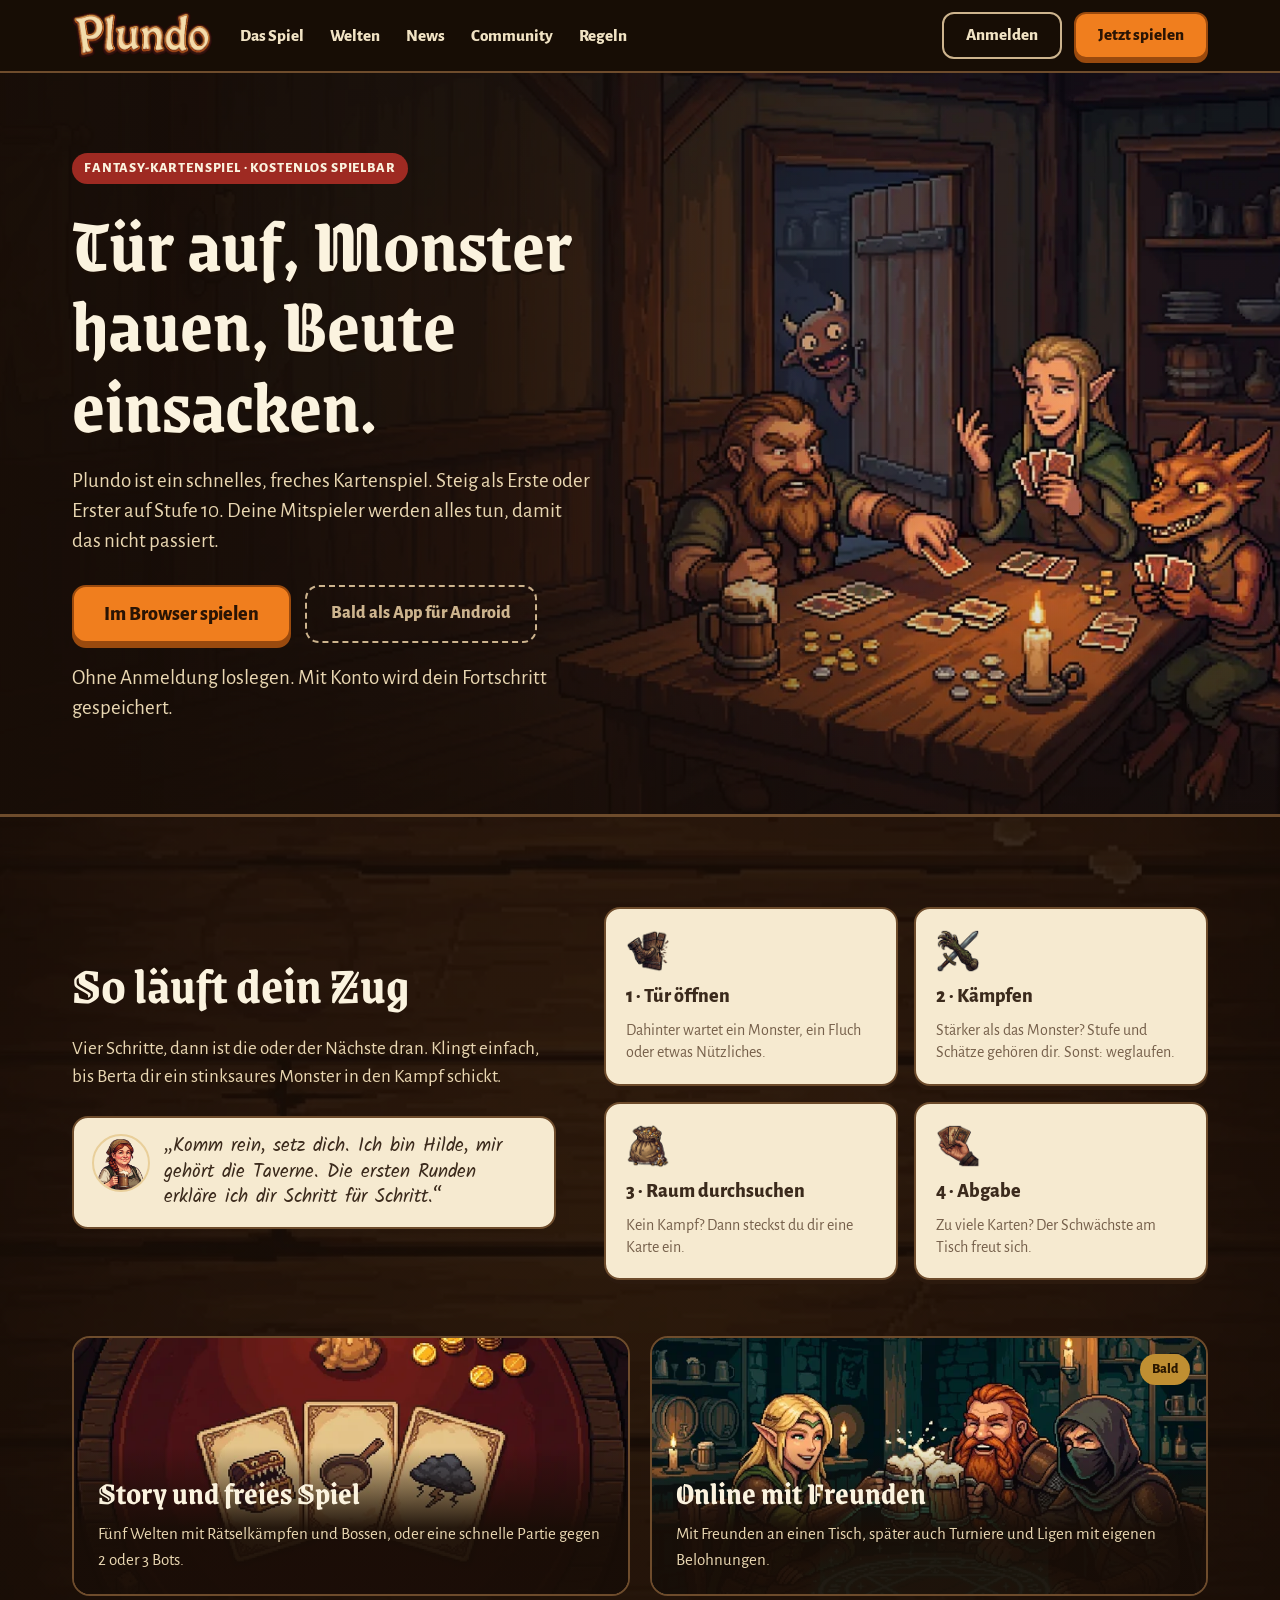
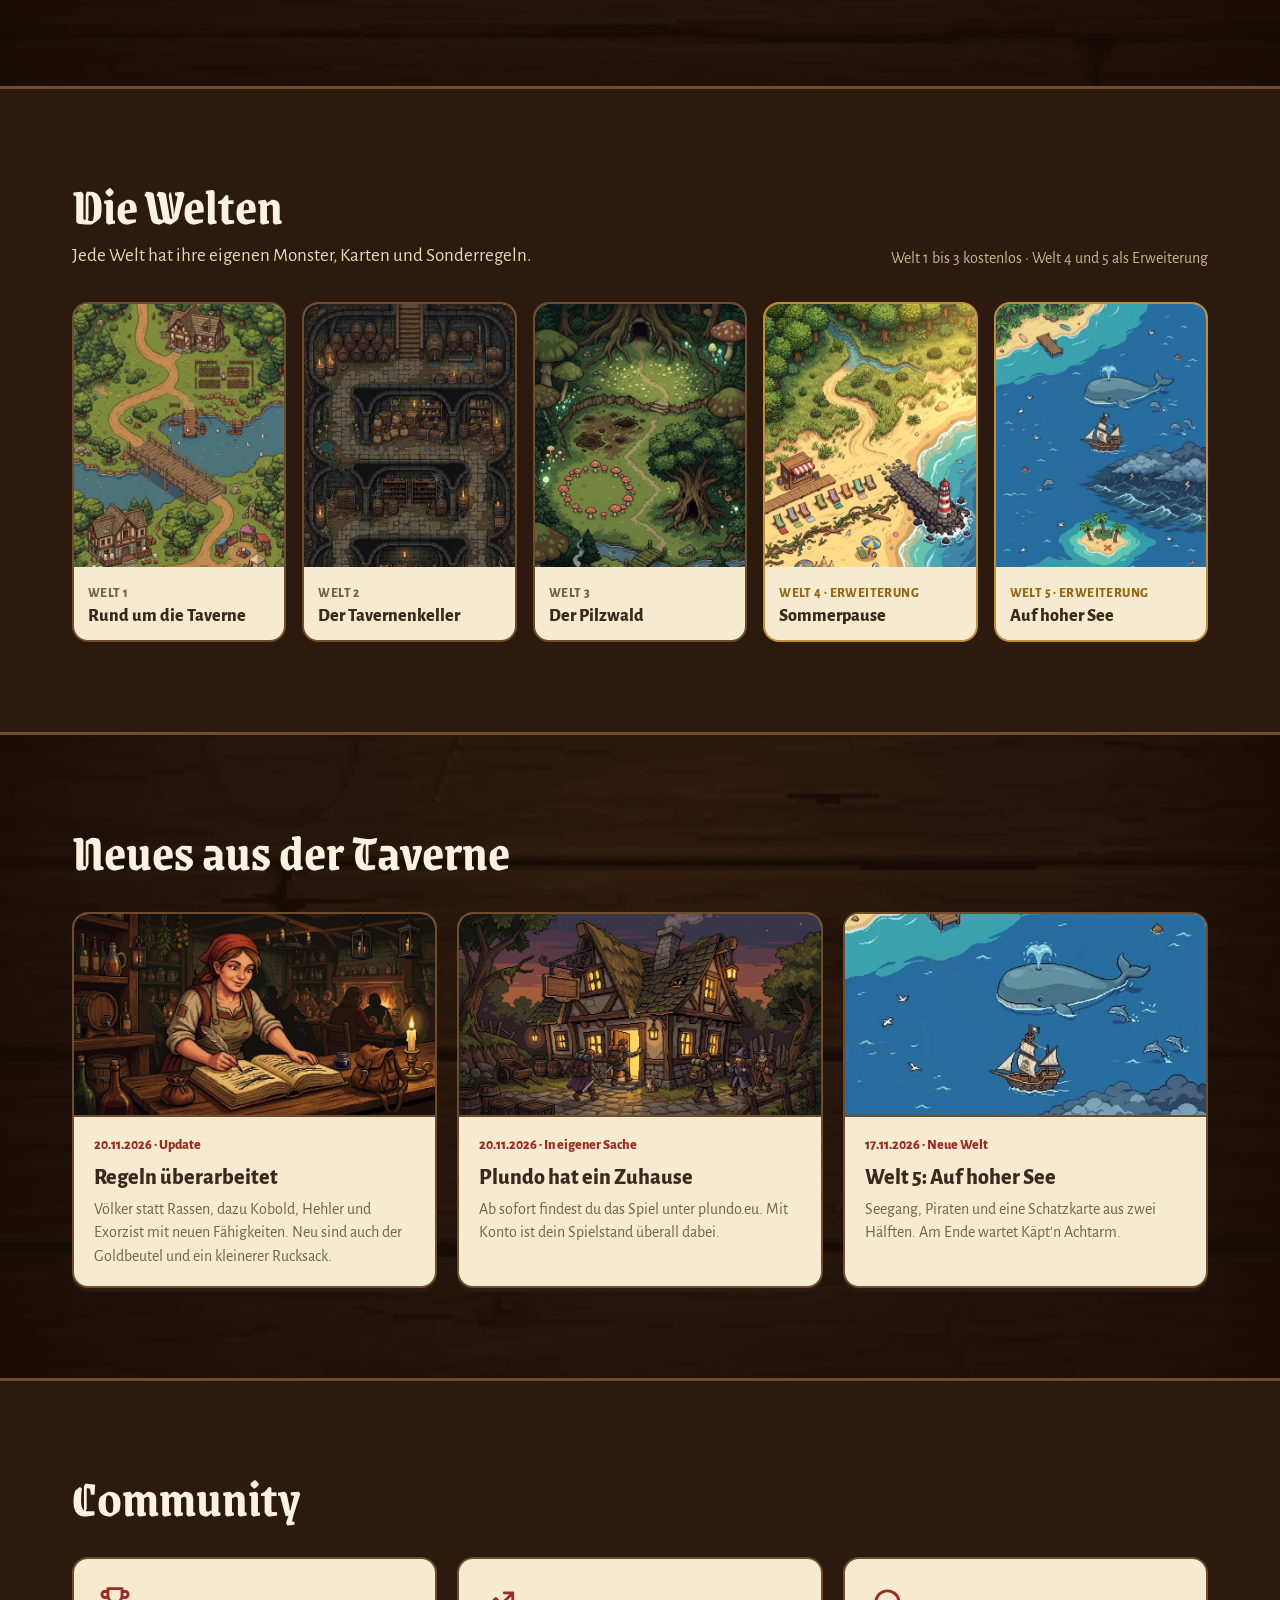
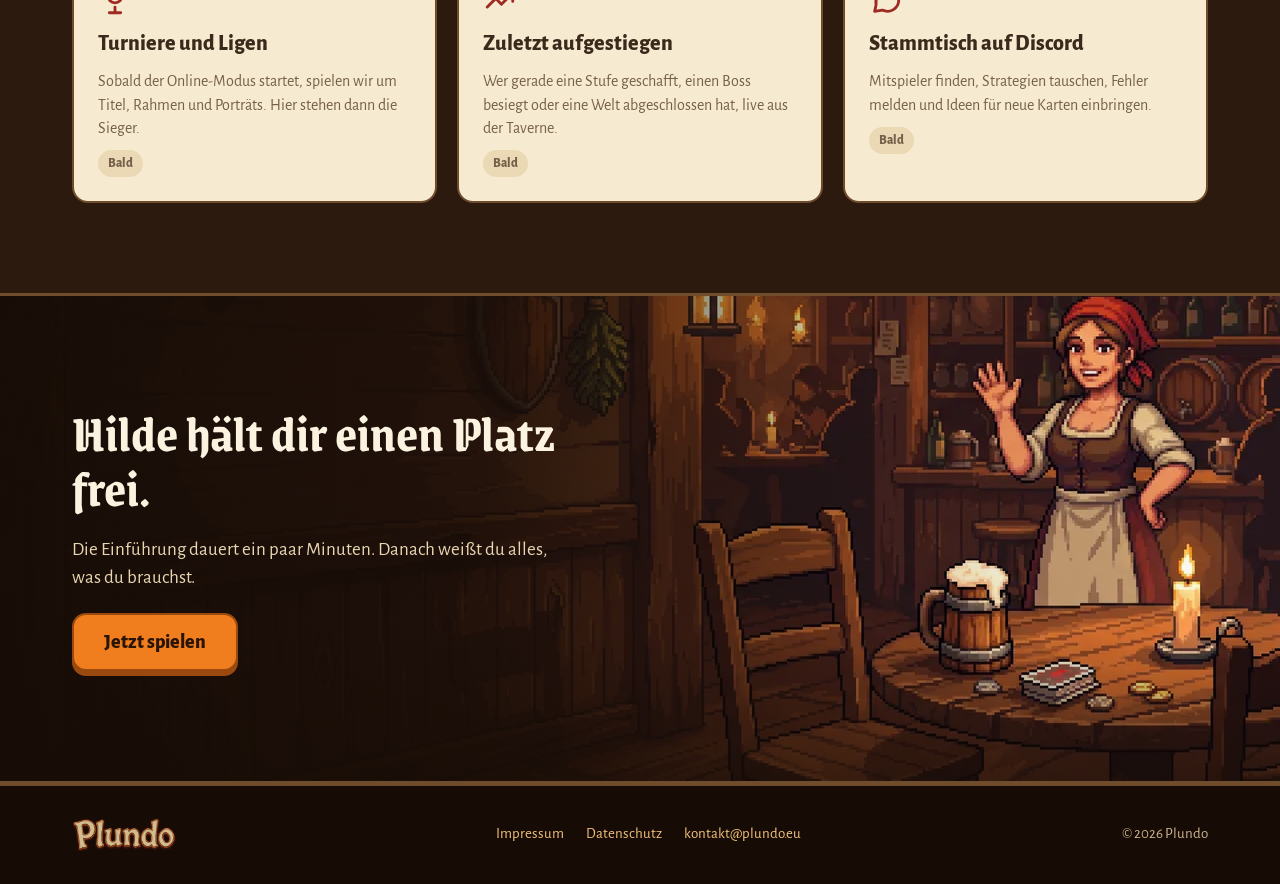
<file: index.html>
<!doctype html>
<html lang="de">
<head>
<meta charset="utf-8">
<meta name="viewport" content="width=device-width, initial-scale=1">
<title>Plundo – das freche Fantasy-Kartenspiel</title>
<meta name="description" content="Plundo ist ein schnelles, freches Fantasy-Kartenspiel: Tür auf, Monster hauen, Beute einsacken. Kostenlos im Browser spielen.">
<meta name="theme-color" content="#1f1209">
<link rel="icon" href="assets/favicon.png">
<link rel="preload" href="assets/grenze-gotisch-latin-700-normal.woff2" as="font" type="font/woff2" crossorigin>
<meta property="og:title" content="Plundo – das freche Fantasy-Kartenspiel">
<meta property="og:description" content="Tür auf, Monster hauen, Beute einsacken. Kostenlos im Browser spielen.">
<meta property="og:image" content="https://plundo.eu/assets/hero-1280.webp">
<meta property="og:url" content="https://plundo.eu/">
<link rel="stylesheet" href="css/site.css">
<script>
// Alte Startbildschirm-App (vor dem Umzug nach /spiel/) direkt ins Spiel schicken
if (matchMedia('(display-mode: standalone)').matches) location.replace('spiel/');
if ('serviceWorker' in navigator) navigator.serviceWorker.getRegistration('/').then(r => { if (r && r.scope === location.origin + '/') r.update(); });
</script>
</head>
<body>

<header class="top">
  <div class="wrap">
    <a class="logo" href="#start" aria-label="Plundo, zum Anfang"><img src="assets/logo-klein.webp" alt="Plundo" width="140" height="46"></a>
    <nav class="nav" aria-label="Hauptmenü">
      <a href="#spiel">Das Spiel</a>
      <a href="#welten">Welten</a>
      <a href="#news">News</a>
      <a href="#community">Community</a>
      <a href="spiel/#regeln">Regeln</a>
    </nav>
    <div class="top-acts">
      <a class="btn line" href="spiel/#konto">Anmelden</a>
      <a class="btn main" href="spiel/">Jetzt spielen</a>
    </div>
  </div>
</header>

<main>
<section id="start" class="stage hero" aria-labelledby="hero-h">
  <picture>
    <source type="image/webp" srcset="assets/hero-768.webp 768w, assets/hero-1280.webp 1280w, assets/hero-2048.webp 2048w" sizes="100vw">
    <img class="stage-img" src="assets/hero-1280.webp" alt="Ein Zwerg, eine Elfe und ein Kobold spielen Karten in einer Taverne, aus der Tür lugt ein kleines Monster.">
  </picture>
  <div class="wrap">
    <span class="kicker">Fantasy-Kartenspiel · kostenlos spielbar</span>
    <h1 id="hero-h">Tür auf, Monster hauen, Beute einsacken.</h1>
    <p>Plundo ist ein schnelles, freches Kartenspiel. Steig als Erste oder Erster auf Stufe 10. Deine Mitspieler werden alles tun, damit das nicht passiert.</p>
    <div class="ctas">
      <a class="btn main big" href="spiel/">Im Browser spielen</a>
      <span class="btn soon">Bald als App für Android</span>
    </div>
    <p class="note">Ohne Anmeldung loslegen. Mit Konto wird dein Fortschritt gespeichert.</p>
  </div>
</section>

<section id="spiel" class="wood" aria-labelledby="spiel-h">
  <div class="wrap pad">
    <div class="turn">
      <div class="turn-intro">
        <h2 id="spiel-h">So läuft dein Zug</h2>
        <p class="lead">Vier Schritte, dann ist die oder der Nächste dran. Klingt einfach, bis Berta dir ein stinksaures Monster in den Kampf schickt.</p>
        <div class="hilde">
          <img src="assets/portrait-hilde.png" alt="Hilde, die Wirtin">
          <p>„Komm rein, setz dich. Ich bin Hilde, mir gehört die Taverne. Die ersten Runden erkläre ich dir Schritt für Schritt.“</p>
        </div>
      </div>
      <ol class="steps">
        <li class="card"><img src="assets/phase-tuer.png" alt=""><b>1 · Tür öffnen</b><span>Dahinter wartet ein Monster, ein Fluch oder etwas Nützliches.</span></li>
        <li class="card"><img src="assets/phase-aerger.png" alt=""><b>2 · Kämpfen</b><span>Stärker als das Monster? Stufe und Schätze gehören dir. Sonst: weglaufen.</span></li>
        <li class="card"><img src="assets/phase-pluendern.png" alt=""><b>3 · Raum durchsuchen</b><span>Kein Kampf? Dann steckst du dir eine Karte ein.</span></li>
        <li class="card"><img src="assets/phase-gabe.png" alt=""><b>4 · Abgabe</b><span>Zu viele Karten? Der Schwächste am Tisch freut sich.</span></li>
      </ol>
    </div>
    <div class="modes">
      <div class="mode">
        <img src="assets/kachel-frei.webp" alt="" loading="lazy">
        <div><b>Story und freies Spiel</b><p>Fünf Welten mit Rätselkämpfen und Bossen, oder eine schnelle Partie gegen 2 oder 3 Bots.</p></div>
      </div>
      <div class="mode">
        <span class="badge">Bald</span>
        <img src="assets/kachel-online.webp" alt="" loading="lazy">
        <div><b>Online mit Freunden</b><p>Mit Freunden an einen Tisch, später auch Turniere und Ligen mit eigenen Belohnungen.</p></div>
      </div>
    </div>
  </div>
</section>

<section id="welten" class="band" aria-labelledby="welten-h">
  <div class="wrap pad">
    <div class="head-row">
      <div><h2 id="welten-h">Die Welten</h2><p class="lead">Jede Welt hat ihre eigenen Monster, Karten und Sonderregeln.</p></div>
      <span class="aside">Welt 1 bis 3 kostenlos · Welt 4 und 5 als Erweiterung</span>
    </div>
    <ul class="worlds">
      <li class="world"><img src="assets/welt1.webp" alt="" loading="lazy"><div><span>WELT 1</span><b>Rund um die Taverne</b></div></li>
      <li class="world"><img src="assets/welt2.webp" alt="" loading="lazy"><div><span>WELT 2</span><b>Der Tavernenkeller</b></div></li>
      <li class="world"><img src="assets/welt3.webp" alt="" loading="lazy"><div><span>WELT 3</span><b>Der Pilzwald</b></div></li>
      <li class="world paid"><img src="assets/welt4.webp" alt="" loading="lazy"><div><span>WELT 4 · ERWEITERUNG</span><b>Sommerpause</b></div></li>
      <li class="world paid"><img src="assets/welt5.webp" alt="" loading="lazy"><div><span>WELT 5 · ERWEITERUNG</span><b>Auf hoher See</b></div></li>
    </ul>
  </div>
</section>

<section id="news" class="wood" aria-labelledby="news-h">
  <div class="wrap pad">
    <div class="head-row"><h2 id="news-h">Neues aus der Taverne</h2></div>
    <div class="news">
      <article class="post">
        <img src="assets/news-regeln.webp" alt="Hilde streicht Regeln in einem großen Buch durch" loading="lazy">
        <div><time datetime="2026-11-20">20.11.2026 · Update</time><b>Regeln überarbeitet</b>
        <p>Völker statt Rassen, dazu Kobold, Hehler und Exorzist mit neuen Fähigkeiten. Neu sind auch der Goldbeutel und ein kleinerer Rucksack.</p></div>
      </article>
      <article class="post">
        <img src="assets/news-zuhause.webp" alt="Eine Taverne in der Abenddämmerung, Abenteurer gehen hinein" loading="lazy">
        <div><time datetime="2026-11-20">20.11.2026 · In eigener Sache</time><b>Plundo hat ein Zuhause</b>
        <p>Ab sofort findest du das Spiel unter plundo.eu. Mit Konto ist dein Spielstand überall dabei.</p></div>
      </article>
      <article class="post">
        <img src="assets/welt5.webp" alt="Weltkarte von Welt 5, Auf hoher See" loading="lazy" style="object-position:50% 30%">
        <div><time datetime="2026-11-17">17.11.2026 · Neue Welt</time><b>Welt 5: Auf hoher See</b>
        <p>Seegang, Piraten und eine Schatzkarte aus zwei Hälften. Am Ende wartet Käpt’n Achtarm.</p></div>
      </article>
    </div>
  </div>
</section>

<section id="community" class="band" aria-labelledby="comm-h">
  <div class="wrap pad">
    <div class="head-row"><h2 id="comm-h">Community</h2></div>
    <div class="comm">
      <div class="card">
        <svg viewBox="0 0 24 24" fill="none" stroke-width="2" stroke-linecap="round" stroke-linejoin="round" aria-hidden="true"><path d="M8 21h8M12 17v4M7 4h10v5a5 5 0 0 1-10 0zM17 6h3a2 2 0 0 1-2 4h-1M7 6H4a2 2 0 0 0 2 4h1"/></svg>
        <b>Turniere und Ligen</b>
        <p>Sobald der Online-Modus startet, spielen wir um Titel, Rahmen und Porträts. Hier stehen dann die Sieger.</p>
        <span class="pill">Bald</span>
      </div>
      <div class="card">
        <svg viewBox="0 0 24 24" fill="none" stroke-width="2" stroke-linecap="round" stroke-linejoin="round" aria-hidden="true"><path d="M3 17l6-6 4 4 8-8M15 7h6v6"/></svg>
        <b>Zuletzt aufgestiegen</b>
        <p>Wer gerade eine Stufe geschafft, einen Boss besiegt oder eine Welt abgeschlossen hat, live aus der Taverne.</p>
        <span class="pill">Bald</span>
      </div>
      <div class="card">
        <svg viewBox="0 0 24 24" fill="none" stroke-width="2" stroke-linecap="round" stroke-linejoin="round" aria-hidden="true"><path d="M21 12a8 8 0 0 1-11.6 7.1L4 20l1-4.6A8 8 0 1 1 21 12z"/></svg>
        <b>Stammtisch auf Discord</b>
        <p>Mitspieler finden, Strategien tauschen, Fehler melden und Ideen für neue Karten einbringen.</p>
        <span class="pill">Bald</span>
      </div>
    </div>
  </div>
</section>

<section class="stage outro" aria-labelledby="outro-h">
  <picture>
    <source type="image/webp" srcset="assets/banner-768.webp 768w, assets/banner-1280.webp 1280w, assets/banner-2048.webp 2048w" sizes="100vw">
    <img class="stage-img" src="assets/banner-1280.webp" alt="" loading="lazy">
  </picture>
  <div class="wrap">
    <h2 id="outro-h">Hilde hält dir einen Platz frei.</h2>
    <p>Die Einführung dauert ein paar Minuten. Danach weißt du alles, was du brauchst.</p>
    <a class="btn main big" href="spiel/">Jetzt spielen</a>
  </div>
</section>
</main>

<footer class="foot">
  <div class="wrap">
    <img src="assets/logo-klein.webp" alt="Plundo" width="103" height="34">
    <nav aria-label="Rechtliches">
      <a href="impressum.html">Impressum</a>
      <a href="datenschutz.html">Datenschutz</a>
      <a href="mailto:kontakt@plundo.eu">kontakt@plundo.eu</a>
    </nav>
    <span>© 2026 Plundo</span>
  </div>
</footer>
</body>
</html>
</file>
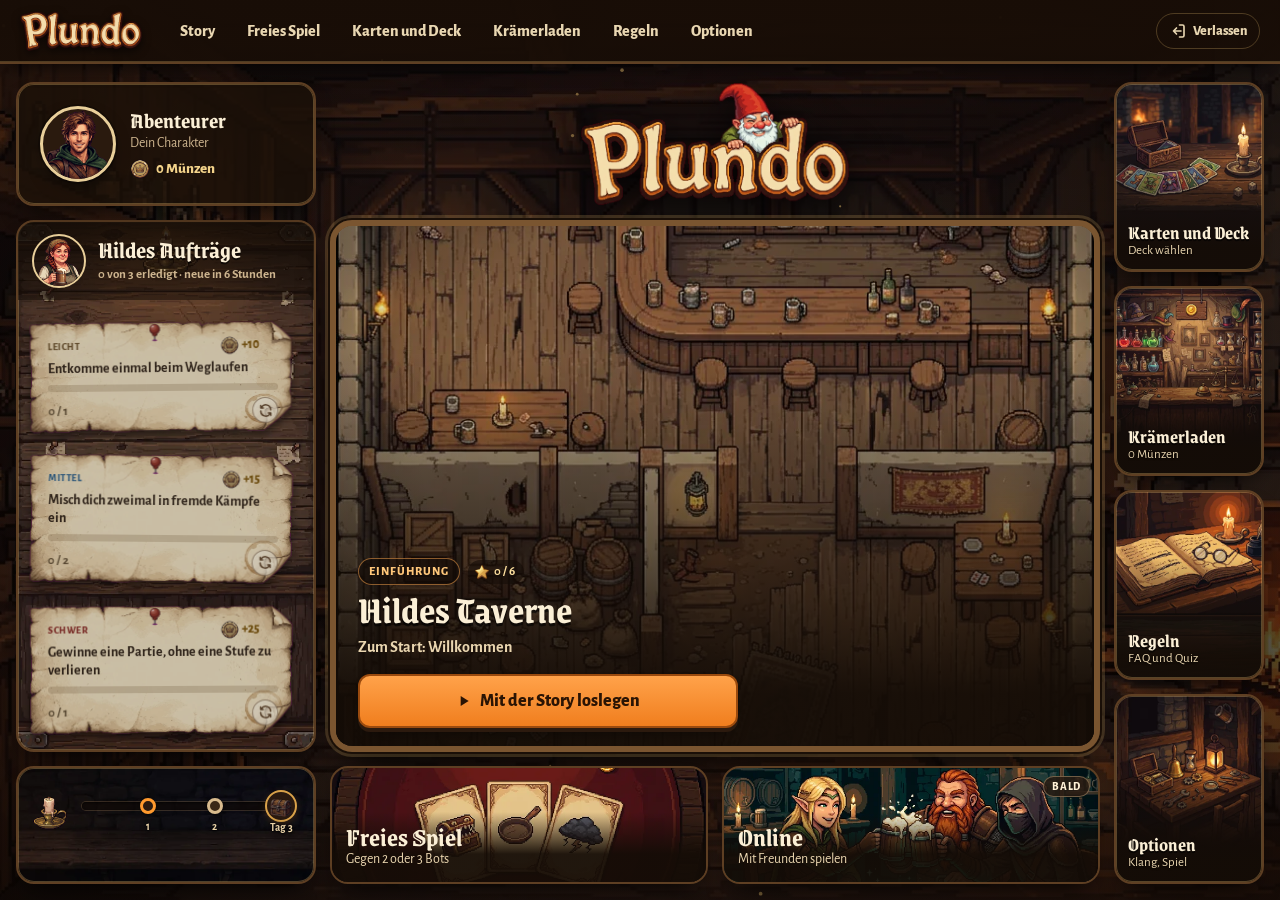
<file: spiel/index.html>
<!DOCTYPE html>
<html lang="de">
<head>
<meta charset="utf-8">
<meta name="viewport" content="width=device-width, initial-scale=1, viewport-fit=cover">
<meta name="theme-color" content="#15100c">
<meta name="mobile-web-app-capable" content="yes">
<meta name="apple-mobile-web-app-capable" content="yes">
<meta name="apple-mobile-web-app-status-bar-style" content="black-translucent">
<meta name="apple-mobile-web-app-title" content="Plundo">
<meta name="description" content="Fantasy-Kartenspiel gegen Bots: Monster besiegen, Beute machen, Stufe 10 erreichen.">
<link rel="manifest" href="manifest.webmanifest">
<link rel="icon" type="image/png" href="app-icons/icon-192.png">
<link rel="apple-touch-icon" href="app-icons/apple-touch-icon.png">
<title>Plundo</title>
<link rel="stylesheet" href="css/app.css">
</head>
<body>
<div id="app">
  <nav class="wnav" id="wnav" aria-label="Bereiche" hidden></nav>
  <div class="tide" aria-hidden="true"><i></i></div>

  <!-- ============ Startbildschirm ============ -->
  <section id="scr-title" class="screen" aria-label="Startbildschirm">
    <div class="t-hero" aria-hidden="true"><img id="t-map" src="art/karte-welt1.webp" alt=""></div>
    <canvas id="motes" aria-hidden="true"></canvas>
    <header class="t-top">
      <button class="t-me" type="button" data-go="profile" aria-label="Dein Charakter"><span class="t-pt" id="t-pt"><img src="icons/portrait-du.png" alt=""></span><span class="t-who"><b id="t-name">Abenteurer</b><small id="t-title">Dein Charakter</small></span></button>
      <div class="t-right">
        <button class="t-coins" type="button" data-go="shop" aria-label="Münzen, zum Krämerladen"><img src="icons/muenze-voll.png" alt=""><b id="shop-info">0</b><span class="t-plus" aria-hidden="true"><svg viewBox="0 0 12 12"><path d="M6 2v8M2 6h8" /></svg></span></button>
        <button class="t-gear" type="button" data-go="settings" aria-label="Optionen"><img src="icons/nav-optionen.png" alt=""></button>
      </div>
    </header>
    <h1 class="t-logo"><img src="art/logo-plundo.webp" alt="Plundo" width="1158" height="530"></h1>
    <div class="t-dots" id="t-dots" aria-hidden="true"></div>
    <section class="t-story" aria-label="Storymodus">
      <div class="t-chips"><span class="t-world" id="t-world">Welt 1</span><span class="t-stars"><img src="icons/stern-voll.png" alt=""><b id="t-stars">0 / 0</b></span></div>
      <button class="t-wbtn" type="button" data-go="story"><span class="t-wname" id="t-wname">Rund um die Taverne</span><span class="t-next" id="story-info"></span></button>
      <button class="t-cta" type="button" data-go="storygo"><svg viewBox="0 0 24 24" aria-hidden="true"><path d="M7 4.5v15l12-7.5z" /></svg><span id="t-cta">Weiterspielen</span></button>
    </section>
    <div class="t-modes" role="radiogroup" aria-label="Spielauswahl: mit dem Spielen-Knopf unten starten">
      <button class="t-card" type="button" role="radio" data-mode="free" aria-checked="true">
        <span class="tc-art tc-free" aria-hidden="true"><img src="art/kachel-frei.webp" alt=""></span>
        <span class="tc-check" aria-hidden="true"><svg viewBox="0 0 24 24"><path d="M5 12.5l4.5 4.5L19 7.5" /></svg></span>
        <span class="tc-txt"><b>Freies Spiel</b><small id="free-info">Gegen 2 oder 3 Bots</small></span>
      </button>
      <button class="t-card" type="button" role="radio" data-mode="online" aria-checked="false">
        <span class="tc-art tc-online" aria-hidden="true"><img src="art/kachel-online.webp" alt=""></span>
        <span class="tc-check" aria-hidden="true"><svg viewBox="0 0 24 24"><path d="M5 12.5l4.5 4.5L19 7.5" /></svg></span>
        <span class="tc-badge">Bald</span>
        <span class="tc-txt"><b>Online</b><small>Mit Freunden spielen</small></span>
      </button>
    </div>
    <button class="t-daily" type="button" data-go="daily" id="t-daily"></button>
    <div class="hub" id="t-hub" hidden></div>
    <nav class="t-nav" aria-label="Bereiche">
      <button type="button" data-go="shop"><img src="icons/nav-laden.png" alt="">Laden</button>
      <button type="button" data-go="cards"><img src="icons/nav-karten.png" alt="">Karten</button>
      <button type="button" class="on" data-go="playnow" id="tn-play" aria-label="Spielen: Freies Spiel starten"><span class="tn-play"><img src="icons/phase-tuer.png" alt=""></span>Spielen</button>
      <button type="button" data-go="daily"><span class="tn-dot" id="tn-daily" hidden></span><img src="icons/nav-auftraege.png" alt="">Aufträge</button>
      <button type="button" data-go="online"><img src="icons/nav-freunde.png" alt="">Freunde</button>
    </nav>
  </section>

  <!-- ============ Storymodus ============ -->
  <section id="scr-story" class="screen" aria-label="Storymodus" hidden>
    <header class="bar"><button class="iconbtn" type="button" data-back aria-label="Zurück"><svg viewBox="0 0 24 24"><path d="M15 5l-7 7 7 7" /></svg></button><h2>Storymodus</h2><span class="st-coins" id="st-coins"></span></header>
    <div class="content st-content"><div class="panel st-head" id="st-head"></div><div class="smap" id="st-map"></div></div>
    <aside class="st-side" id="st-side" aria-label="Station"></aside>
  </section>

  <!-- ============ Freies Spiel ============ -->
  <section id="scr-setup" class="screen" aria-label="Freies Spiel" hidden>
    <header class="bar"><button class="iconbtn" type="button" data-back aria-label="Zurück"><svg viewBox="0 0 24 24"><path d="M15 5l-7 7 7 7" /></svg></button><h2>Freies Spiel</h2></header>
    <div class="content">
      <div class="panel">
        <h3 class="lbl">Mitspieler</h3>
        <div class="seg big" data-set="bots">
          <button type="button" data-v="2"><span class="pts"><img src="icons/portrait-berta.png" alt=""><img src="icons/portrait-kalle.png" alt=""></span>2 Bots</button>
          <button type="button" data-v="3"><span class="pts"><img src="icons/portrait-berta.png" alt=""><img src="icons/portrait-kalle.png" alt=""><img src="icons/portrait-uschi.png" alt=""></span>3 Bots</button>
        </div>
        <div class="trow"><span>Gegner</span></div>
        <div class="seg" data-set="foes">
          <button type="button" data-v="zufall">Zufällig</button>
          <button type="button" data-v="stammtisch">Der Stammtisch</button>
        </div>
        <div class="foes" id="setup-foes"></div>
      </div>
      <div class="panel">
        <h3 class="lbl">Schwierigkeit</h3>
        <div class="seg" data-set="diff">
          <button type="button" data-v="gemuetlich">Gemütlich</button>
          <button type="button" data-v="normal">Normal</button>
          <button type="button" data-v="gnadenlos">Gnadenlos</button>
        </div>
        <p class="hint" id="diff-hint"></p>
      </div>
      <div class="panel">
        <h3 class="lbl">Länge der Partie</h3>
        <label class="slider goal"><span>Gewonnen hat, wer zuerst <b id="goal-val">Stufe 10</b> erreicht</span><input type="range" min="2" max="10" step="1" data-range="goal" aria-label="Siegstufe"></label>
        <p class="hint" id="goal-hint"></p>
      </div>
      <div class="panel">
        <h3 class="lbl">Deck</h3>
        <button type="button" class="btn deckbtn" data-go="cards" id="setup-deck">Empfohlen</button>
      </div>
      <div class="panel">
        <h3 class="lbl">Tempo der Bots</h3>
        <div class="seg" data-set="speed">
          <button type="button" data-v="langsam">Langsam</button>
          <button type="button" data-v="normal">Normal</button>
          <button type="button" data-v="schnell">Schnell</button>
        </div>
      </div>
      <div class="panel">
        <h3 class="lbl">Lernhilfen</h3>
        <div class="trow"><span>Zug-Empfehlung<small>Schlägt dir bei jeder Entscheidung einen Zug vor.</small></span><button class="switch" type="button" role="switch" data-toggle="advice" aria-label="Zug-Empfehlung"></button></div>
        <div class="trow"><span>Tipps und Regeln<small>Erklärt in den Notizen, welche Regel gerade greift.</small></span><button class="switch" type="button" role="switch" data-toggle="coach" aria-label="Tipps und Regeln"></button></div>
      </div>
    </div>
    <div class="footbtn"><button class="btn primary" type="button" data-go="start">Los geht’s!</button></div>
  </section>

  <!-- ============ Spiel ============ -->
  <section id="scr-game" class="screen" aria-label="Spiel" hidden>
    <header class="topbar">
      <button class="iconbtn" type="button" data-go="pause" aria-label="Menü"><svg viewBox="0 0 24 24"><path d="M4 7h16M4 12h16M4 17h16" /></svg></button>
      <div class="tb-mid" id="tb-mid" role="status"><b class="tb-title" id="tb-title"></b><i class="tb-tide" id="tb-tide" aria-hidden="true" hidden></i><i class="tb-sep" aria-hidden="true"></i><div class="phasedots" id="phasedots"></div></div>
      <button class="iconbtn" type="button" data-go="log" aria-label="Spielleiter-Notizen"><svg viewBox="0 0 24 24"><path d="M7 3h9l3 3v15H7z M10 9h6 M10 13h6 M10 17h4" /></svg><span class="badge" id="log-badge" hidden></span></button>
      <button class="iconbtn" type="button" data-go="sound" aria-label="Ton an oder aus" id="btn-sound"></button>
    </header>
    <div class="opps" id="opps"></div>
    <div class="table" id="table"></div>
    <div class="act" id="act" aria-live="polite"></div>
    <div class="mebar" id="mebar"></div>
    <div class="hand" id="hand" aria-label="Deine Hand"></div>
    <div class="wopps" id="wopps" aria-label="Gegner"></div>
    <aside class="wlog" id="wlog" aria-label="Spielleiter-Notizen"></aside>
    <aside class="wside" aria-label="Deine Figur"><div id="wfight"></div><div id="wme"></div></aside>
    <div class="wpile" id="wpile"></div>
    <div class="wprev" id="wprev" aria-hidden="true"></div>
    <div class="tutdim" id="tutdim" hidden><i></i></div>
    <div class="tutor" id="tutor" hidden aria-live="polite"></div>
  </section>

  <!-- ============ Einstellungen ============ -->
  <section id="scr-settings" class="screen" aria-label="Einstellungen" hidden>
    <header class="bar"><button class="iconbtn" type="button" data-back aria-label="Zurück"><svg viewBox="0 0 24 24"><path d="M15 5l-7 7 7 7" /></svg></button><h2>Optionen</h2></header>
    <div class="content">
      <div class="panel">
        <h3 class="lbl">Klang</h3>
        <div class="trow"><span>Musik</span><button class="switch" type="button" role="switch" data-toggle="music" aria-label="Musik"></button></div>
        <label class="slider"><span>Lautstärke Musik</span><input type="range" min="0" max="1" step="0.05" data-range="mvol" aria-label="Lautstärke Musik"></label>
        <div class="trow"><span>Soundeffekte</span><button class="switch" type="button" role="switch" data-toggle="sfx" aria-label="Soundeffekte"></button></div>
        <label class="slider"><span>Lautstärke Effekte</span><input type="range" min="0" max="1" step="0.05" data-range="svol" aria-label="Lautstärke Effekte"></label>
        <div class="trow" id="row-vibrate"><span>Vibration</span><button class="switch" type="button" role="switch" data-toggle="vibrate" aria-label="Vibration"></button></div>
        <p class="hint">Am iPhone schaltet der Lautlos-Schalter auch die Musik der App stumm.</p>
      </div>
      <div class="panel">
        <h3 class="lbl">Spiel</h3>
        <div class="trow"><span>Tempo der Bots</span></div>
        <div class="seg" data-set="speed">
          <button type="button" data-v="langsam">Langsam</button>
          <button type="button" data-v="normal">Normal</button>
          <button type="button" data-v="schnell">Schnell</button>
        </div>
        <div class="trow"><span>Zug-Empfehlung</span><button class="switch" type="button" role="switch" data-toggle="advice" aria-label="Zug-Empfehlung"></button></div>
        <div class="trow"><span>Tipps und Regeln</span><button class="switch" type="button" role="switch" data-toggle="coach" aria-label="Tipps und Regeln"></button></div>
        <div class="trow"><span>Handkarten der Bots zeigen<small>Zum Lernen, wie die Bots denken.</small></span><button class="switch" type="button" role="switch" data-toggle="open" aria-label="Handkarten der Bots zeigen"></button></div>
        <div class="trow"><span>Effekte reduzieren<small>Weniger Bewegung und Animationen.</small></span><button class="switch" type="button" role="switch" data-toggle="reduce" aria-label="Effekte reduzieren"></button></div>
      </div>
      <div class="panel">
        <h3 class="lbl">Spielstand</h3>
        <p class="hint" id="save-info">Kein gespeichertes Spiel.</p>
        <button class="btn small danger" type="button" data-go="delsave">Spielstand löschen</button>
      </div>
      <div class="panel">
        <h3 class="lbl">Testphase</h3>
        <div class="trow"><span>Stationen überspringen</span><button class="switch" type="button" role="switch" data-toggle="test" aria-label="Stationen überspringen"></button></div>
        <p class="hint">Im Storymodus bekommt jede Station einen Knopf zum Überspringen, auch gesperrte. Übersprungene Stationen zählen mit allen Sternen.</p>
        <button class="btn small danger" type="button" data-go="resetstory">Storymodus zurücksetzen</button>
        <div class="trow"><span>Auftrags-Serie<small id="cheat-streak">Aktuell 0 Tage</small></span></div>
        <div class="btnrow2"><button class="btn small" type="button" data-go="streakplus">Serie +1 Tag</button><button class="btn small" type="button" data-go="streakreset">Serie auf 0</button></div>
        <p class="hint">Am 3. Tag gibt es eine Holztruhe, alle 7 Tage eine Goldtruhe. So kannst du die Truhen ausprobieren.</p>
        <div class="trow"><span>Kaufwelten<small id="cheat-buy">Noch nichts freigeschaltet</small></span></div>
        <div class="btnrow2"><button class="btn small" type="button" data-go="unlockall">Alles freischalten</button><button class="btn small" type="button" data-go="buyreset">Käufe zurücksetzen</button></div>
        <div class="trow"><span>Krämerladen<small>Würfelt das heutige Angebot neu</small></span><button class="btn small" type="button" data-go="shopreroll">Neu bestücken</button></div>
        <p class="hint">„Alles freischalten“ kauft alle Welten, schließt jede Station mit allen Sternen ab und schaltet Decks, Tische, Musik, Titel, Rahmen und Porträts frei. Zurück geht es mit „Storymodus zurücksetzen“ und „Käufe zurücksetzen“.</p>
      </div>
      <div class="panel about">
        <h3 class="lbl">Über die App</h3>
        <p>Plundo <span id="app-version"></span>. Ein Hobbyprojekt: Alle Karten, Texte, Grafiken und Klänge sind eigens für dieses Spiel entstanden.</p>
        <p id="install-hint" class="hint"></p>
        <button class="btn small" type="button" id="btn-install" hidden>Als App installieren</button>
        <p class="legal-links"><a href="../datenschutz.html">Datenschutz</a> · <a href="../impressum.html">Impressum</a></p>
      </div>
    </div>
  </section>

  <!-- ============ Regeln ============ -->
  <section id="scr-shop" class="screen" aria-label="Krämerladen" hidden>
    <header class="bar"><button class="iconbtn" type="button" data-back aria-label="Zurück"><svg viewBox="0 0 24 24"><path d="M15 5l-7 7 7 7" /></svg></button><h2>Krämerladen</h2></header>
    <div class="content shoppage" id="shop-page"></div>
  </section>
  <section id="scr-rules" class="screen" aria-label="Spielregeln" hidden>
    <header class="bar"><button class="iconbtn" type="button" data-back aria-label="Zurück"><svg viewBox="0 0 24 24"><path d="M15 5l-7 7 7 7" /></svg></button><h2>Spielregeln</h2></header>
    <div class="content rules">
      <div class="rules-side">
      <div class="panel quizcta"><div><b>Probespiel mit Hilde</b><span>Eine kurze Übungspartie, in der Hilde jeden Schritt erklärt.</span></div><button class="btn" type="button" data-go="tutorial">Starten</button></div>
      <div class="panel quizcta"><div><b>Regel-Quiz</b><span>Zehn Fragen: Wie sicher sitzen die Regeln?</span></div><button class="btn primary" type="button" data-go="quiz">Starten</button></div>
      <div class="rules-search panel"><label class="rs-label" for="rules-q">Regel nachschlagen</label><input id="rules-q" class="rs-input" type="search" placeholder="z. B. Rucksack, Gleichstand, Kobold" autocomplete="off" enterkeyhint="search"><p class="rs-none hint" hidden>Dazu steht hier nichts. Versuch ein anderes Wort.</p></div>
      <nav class="rules-toc" id="rules-toc" aria-label="Inhalt"></nav>
      </div>
      <div class="rules-main">
<details class="rule panel" open data-k="schnellstart überblick ziel kurz"><summary>Schnellstart</summary><div class="rule-body">
      <p>Wer zuerst <b>Stufe 10</b> erreicht, gewinnt. Die letzte Stufe gibt es nur für einen <b>Sieg über ein Monster</b>.</p>
      <p>In jedem Zug öffnest du eine Tür. Dahinter wartet oft ein Monster. Ist deine <b>Kampfstärke höher</b> als das Monster, steigst du auf und bekommst Schätze. Sonst musst du weglaufen.</p>
      <p>Mit Gegenständen wirst du stärker, mit Volk und Klasse bekommst du Fähigkeiten. Die anderen dürfen dir in jedem Kampf dazwischenfunken, und du ihnen.</p>
      <p>Alle starten auf Stufe 1 als Mensch ohne Klasse, mit <b>4 Türkarten und 4 Schatzkarten</b>. Völker, Klassen und Gegenstände darfst du sofort auslegen.</p></div></details>
<details class="rule panel" data-k="zug phase tür öffnen monster herausfordern raum durchsuchen trinkgeld handkarten limit"><summary>Dein Zug</summary><div class="rule-body"><ol class="phase-list">
        <li><div><b>Tür öffnen.</b> Die oberste Türkarte wird offen aufgedeckt. Monster: sofort Kampf. Fluch: trifft dich sofort. Alles andere kommt auf die Hand.</div></li>
        <li><div><b>Monster herausfordern.</b> Kein Kampf hinter der Tür? Dann darfst du ein Monster von deiner Hand bekämpfen.</div></li>
        <li><div><b>Raum durchsuchen.</b> Wenn du nicht gekämpft hast: 1 Türkarte verdeckt auf die Hand.</div></li>
        <li><div><b>Abgabe.</b> Mehr als 5 Handkarten? Den Überschuss bekommt, wer die niedrigste Stufe hat. Haben das mehrere, wird reihum verteilt. Bist du selbst (mit) am niedrigsten, legst du ihn ab.</div></li>
      </ol>
      <p class="hint">Gegenstände im Rucksack zählen nicht als Handkarten. Lege vor der Abgabe aus, was du behalten willst.</p></div></details>
<details class="rule panel" data-k="kampf kampfstärke gleichstand sieg schätze stufe monsterstärke"><summary>Kampf</summary><div class="rule-body"><ul>
        <li><b>Kampfstärke</b> = Stufe + Boni der ausgerüsteten Gegenstände + Einmal-Effekte. Der Rucksack zählt nicht.</li>
        <li><b>Monsterstärke</b> = Stufe + Launen + Boni des Monsters (z. B. „+2 gegen Elfen“) + Einmal-Gegenstände für das Monster.</li>
        <li>Höher als das Monster: Sieg. <b>Gleichstand ist eine Niederlage.</b></li>
        <li>Sieg: meist 1 Stufe (große Monster 2) und so viele Schätze, wie auf der Karte stehen. Allein ziehst du sie verdeckt.</li>
        <li>Mehrere Monster in einem Kampf: Stufen und Schätze zählen zusammen.</li>
      </ul></div></details>
<details class="rule panel" data-k="hilfe helfer beute schätze teilen abwechselnd wählen angebot"><summary>Hilfe holen und Beute teilen</summary><div class="rule-body"><ul>
        <li>Genau <b>1 Mitspieler</b> darf helfen, meist gegen ein Angebot an Schätzen. Seine Kampfstärke zählt dazu.</li>
        <li>Aufsteigen tust nur du.</li>
        <li>Mit Helfer werden die Schätze <b>offen</b> gezogen. Der <b>Helfer wählt zuerst</b>, dann wählt ihr abwechselnd, bis er die abgemachte Zahl hat. Der Rest gehört dir.</li>
        <li>Monster-Boni gelten auch, wenn nur der Helfer betroffen ist. Ein Elf als Helfer macht die Stechmücken also stärker.</li>
        <li>Verliert ihr, muss auch der Helfer weglaufen.</li>
      </ul></div></details>
<details class="rule panel" data-k="eingreifen launen stinksauer winzig riesenhaft einmal gegenstände trank hinterhalt monster fremder kampf"><summary>Eingreifen</summary><div class="rule-body"><ul>
        <li>In jeden Kampf dürfen alle eingreifen, auch in fremde.</li>
        <li><b>Launen</b> (z. B. „Stinksauer“, „Winzig“) spielt jeder auf ein Monster. Sie ändern seine Stärke und meist auch die Zahl der Schätze.</li>
        <li><b>Einmal-Gegenstände</b> (Tränke & Co.) gehen direkt von der Hand, für eine Seite deiner Wahl. Manche nur für die kämpfende Seite.</li>
        <li><b>Hinterhalt:</b> Zusammen mit einem Monster von deiner Hand in einen fremden Kampf spielen. Das Monster kämpft mit.</li>
        <li>Flüche von der Hand gehen jederzeit, auf jeden.</li>
        <li>Nach einem Eingriff darf die kämpfende Seite reagieren.</li>
      </ul></div></details>
<details class="rule panel" data-k="weglaufen flucht würfel pech niederlage nebelpulver verfolgt niemanden"><summary>Weglaufen und Pech</summary><div class="rule-body"><ul>
        <li>Verloren? Jeder Beteiligte würfelt <b>pro Monster</b> einen W6. <b>Ab 5</b> entkommst du.</li>
        <li>Gegenstände, Monster und Weltregeln ändern den Wurf.</li>
        <li>„Verfolgt niemanden bis Stufe X“: Bis zu dieser Stufe entkommst du ohne Würfeln.</li>
        <li><b>Nebelpulver:</b> Du entkommst ohne Würfeln, vor allen Monstern des Kampfes.</li>
        <li>Misslingt die Flucht, trifft dich das <b>Pech</b> auf der Monsterkarte.</li>
        <li>Unter Stufe 1 kann niemand fallen.</li>
      </ul></div></details>
<details class="rule panel" data-k="ausrüstung rucksack anlegen kopf rüstung schuhe hände sperrig sperrige gegenstände voll"><summary>Ausrüstung und Rucksack</summary><div class="rule-body"><ul>
        <li>Gleichzeitig nutzbar: 1 Kopfbedeckung, 1 Rüstung, 1 Schuhwerk und 2 Hände (zwei Einhand- oder ein Zweihand-Gegenstand). Gegenstände ohne Platz: beliebig viele.</li>
        <li><b>Sperrige Gegenstände:</b> nur einer, Zwerge dürfen beliebig viele haben. Das gilt für Ausrüstung und Rucksack zusammen.</li>
        <li>Was du gerade nicht nutzt, kommt in den <b>Rucksack</b>: höchstens <b>3 Gegenstände</b>, beim Zwerg 5. Dort bringt es keinen Bonus.</li>
        <li>Belegst du einen Platz neu, wandert der alte Gegenstand in den Rucksack. Ist der voll, kommt er auf die Hand.</li>
        <li>Manche Gegenstände wirken nur mit dem passenden Volk oder der passenden Klasse.</li>
        <li>Anlegen und Tauschen nur im eigenen Zug und nicht im Kampf.</li>
      </ul></div></details>
<details class="rule panel" data-k="verkaufen gold goldbeutel 1000 stufe kaufen wechselgeld kobold hehler"><summary>Verkaufen und Goldbeutel</summary><div class="rule-body"><ul>
        <li>Gegenstände und Einmal-Gegenstände kannst du verkaufen. Der Wert steht auf der Karte.</li>
        <li>Je <b>1.000 Gold</b> gibt es <b>1 Stufe</b>.</li>
        <li>Was übrig bleibt, kommt in deinen <b>Goldbeutel</b> und zählt beim nächsten Verkauf mit.</li>
        <li>Nur im eigenen Zug, nicht im Kampf, und nie für die Siegstufe.</li>
        <li>Kobolde bekommen einmal pro Zug 200 Gold extra. Hehler verkaufen auch Flüche und Launen, für je 200 Gold.</li>
      </ul></div></details>
<details class="rule panel" data-k="stufenkarte stufenkarten siegstufe stufe 10 9"><summary>Stufenkarten und Siegstufe</summary><div class="rule-body"><ul>
        <li>Eine Stufenkarte bringt 1 Stufe. Spielen darfst du sie im eigenen Zug, nicht im Kampf.</li>
        <li>Verkaufen, Stufenkarten und die Pilzpfanne bringen dich höchstens auf Stufe 9.</li>
        <li>Die letzte Stufe gibt es nur für einen Monstersieg. In Boss-Stationen gewinnt, wer den Boss besiegt.</li>
      </ul></div></details>
<details class="rule panel" data-k="fluch flüche verdeckt offen glücksamulett"><summary>Flüche</summary><div class="rule-body"><ul>
        <li>Beim Öffnen der Tür aufgedeckt: Der Fluch trifft dich.</li>
        <li>Verdeckt gezogen (Raum durchsuchen, Schätze): Er kommt auf deine Hand. Du darfst ihn jederzeit auf irgendwen spielen.</li>
        <li>Verlangt der Fluch etwas, das das Opfer nicht hat, passiert nichts.</li>
        <li>Das <b>Glücksamulett</b> wehrt einen Fluch ab.</li>
      </ul></div></details>
<details class="rule panel" data-k="tod tot sterben"><summary>Tod</summary><div class="rule-body"><p>Du behältst Stufe, Volk und Klasse. Deine Handkarten werden abgelegt. Von deinen Gegenständen nimmt sich <b>jeder andere einen</b>, die höchste Stufe zuerst; der Rest wird abgelegt. Zu Beginn deines nächsten Zuges ziehst du 4 Tür- und 4 Schatzkarten.</p></div></details>
<details class="rule panel" data-k="völker volk klassen klasse fähigkeit elf zwerg kobold mensch krieger zauberer hehler exorzist pirat gegenzauber"><summary>Völker und Klassen</summary><div class="rule-body"><p>Höchstens 1 Volk und 1 Klasse, jederzeit ablegbar. Eine neue Karte ersetzt die alte. Ohne Volkskarte bist du Mensch, ohne Fähigkeit.</p>
      <table class="rc-table"><thead><tr><th>Karte</th><th>Was sie kann</th></tr></thead><tbody>
        <tr><td>Elf</td><td>Scharfe Augen: Durchsuchst du den Raum, ziehst du 2 Karten und behältst 1.</td></tr>
        <tr><td>Zwerg</td><td>Beliebig viele Sperrige Gegenstände. Rucksack 5 statt 3.</td></tr>
        <tr><td>Kobold</td><td>Feilschen: Einmal pro Zug bringt ein Verkauf 200 Gold extra.</td></tr>
        <tr><td>Krieger</td><td>Allein stark: Ohne Helfer +3 im Kampf.</td></tr>
        <tr><td>Zauberer</td><td>Gegenzauber: Einmal pro Kampf 2 Karten abwerfen und eine Laune oder einen Einmal-Gegenstand gegen dich aufheben. Nach einem misslungenen Fluchtwurf bis zu 3 Karten abwerfen, je +1.</td></tr>
        <tr><td>Hehler</td><td>Verkauft auch Flüche und Launen, für je 200 Gold.</td></tr>
        <tr><td>Exorzist</td><td>Gegen Untote +3. Untote verfolgen ihn beim Weglaufen nie.</td></tr>
        <tr><td>Pirat</td><td>Nur auf hoher See. Gewinnt er ohne Helfer, zieht er 1 Schatz mehr. Bei Seegang gibt er keine Karte ab.</td></tr>
      </tbody></table></div></details>
<details class="rule panel" data-k="tipps tipp strategie"><summary>Tipps</summary><div class="rule-body"><ul>
        <li>Rüste alles aus, bevor du die Tür öffnest.</li>
        <li>Fordere nur Monster heraus, die du mit Puffer schlägst. Die anderen greifen ein.</li>
        <li>Hebe Launen und Tränke für den Moment auf, in dem jemand kurz vor Stufe 10 steht.</li>
        <li>Lege vor der Abgabe Gegenstände aus oder in den Rucksack, sonst verschenkst du sie.</li>
        <li>Wer vorne liegt, wird von allen gebremst. Biete Beute an, wenn du Hilfe brauchst.</li>
      </ul></div></details>

      </div>
    </div>
  </section>

  <!-- ============ Charakter ============ -->
  <section id="scr-profile" class="screen" aria-label="Dein Charakter" hidden>
    <header class="bar"><button class="iconbtn" type="button" data-back aria-label="Zurück"><svg viewBox="0 0 24 24"><path d="M15 5l-7 7 7 7" /></svg></button><h2>Dein Charakter</h2></header>
    <div class="content">
      <div class="pf-side">
      <div class="panel pf-hero" id="pf-hero"></div>
      <div class="pf-stats" id="pf-stats"></div>
      <button class="panel pf-acct" id="pf-acct" type="button" data-acct="open"></button>
      <button class="panel pf-shoplink" type="button" data-go="shop"><img src="icons/nav-laden.png" alt=""><span><b>Krämerladen</b><span>Porträts, Rahmen, Titel und Hintergründe gegen Münzen. Jeden Tag ein neues Angebot.</span></span></button>
      <div class="panel pf-sec">
        <label class="lbl" for="pf-name">Profilname</label>
        <input id="pf-name" class="pf-input" type="text" maxlength="16" autocomplete="nickname" spellcheck="false" placeholder="Wie sollen dich die anderen nennen?">
        <p class="hint" id="pf-name-hint">2 bis 16 Zeichen. Später kann das dein Name für Partien gegen andere sein.</p>
      </div>
      </div>
      <div class="pf-main">
      <div class="panel pf-pager" id="pf-filter" role="group" aria-label="Optik nach Herkunft durchblättern"></div>
      <div class="panel pf-sec">
        <h4 class="lbl">Titel</h4>
        <div class="pf-titles" id="pf-titles"></div>
      </div>
      <div class="panel pf-sec">
        <h4 class="lbl">Porträt</h4>
        <div class="pf-grid" id="pf-portraits"></div>
        <p class="hint">Nur die Optik. Volk und Klasse bestimmen im Spiel weiter deine Karten.</p>
      </div>
      <div class="panel pf-sec">
        <h4 class="lbl">Rahmen</h4>
        <div class="pf-frames" id="pf-frames"></div>
      </div>
      <div class="panel pf-sec">
        <h4 class="lbl">Hintergrund</h4>
        <div class="pf-bgs" id="pf-bgs"></div>
        <p class="hint">Liegt hinter deinem Porträt im Spiel, in deinem Profil und hier oben.</p>
      </div>
      </div>
    </div>
  </section>

  <!-- ============ Karten ============ -->
  <section id="scr-cards" class="screen" aria-label="Kartenübersicht" hidden>
    <header class="bar"><button class="iconbtn" type="button" data-back aria-label="Zurück"><svg viewBox="0 0 24 24"><path d="M15 5l-7 7 7 7" /></svg></button><h2>Karten &amp; Deck</h2></header>
    <div class="content"><div class="cd-side"><div class="panel quizcta"><div><b>Regeln und Probespiel</b><span>Wie eine Runde abläuft, Hildes Übungspartie und das Regel-Quiz.</span></div><button class="btn" type="button" data-go="rules">Öffnen</button></div><div class="panel deckp" id="deck-panel"></div></div><div class="cd-main"><div class="chips cfilter" id="card-filter"></div><div class="cgrid" id="card-grid"></div></div></div>
  </section>

  <!-- ============ Quiz ============ -->
  <section id="scr-quiz" class="screen" aria-label="Regel-Quiz" hidden>
    <header class="bar"><button class="iconbtn" type="button" data-back aria-label="Zurück"><svg viewBox="0 0 24 24"><path d="M15 5l-7 7 7 7" /></svg></button><h2>Regel-Quiz</h2></header>
    <div class="content" id="quiz"></div>
  </section>
</div>

<div id="sheetwrap" aria-hidden="true"><div class="backdrop" data-sheetclose></div><div class="sheet" id="sheet" role="dialog" aria-modal="true"></div></div>
<div id="diceov" class="diceov" hidden><img id="dice-img" src="icons/wuerfel-1.png" alt=""><div class="cap" id="dice-cap"></div></div>
<canvas id="fxcanvas" aria-hidden="true"></canvas>

<script src="js/engine.js"></script>
<script src="js/story.js"></script>
<script src="js/audio.js"></script>
<script src="js/ui.js"></script>
<script src="js/cloud.js"></script>
<script src="js/billing.js"></script>
</body>
</html>
</file>
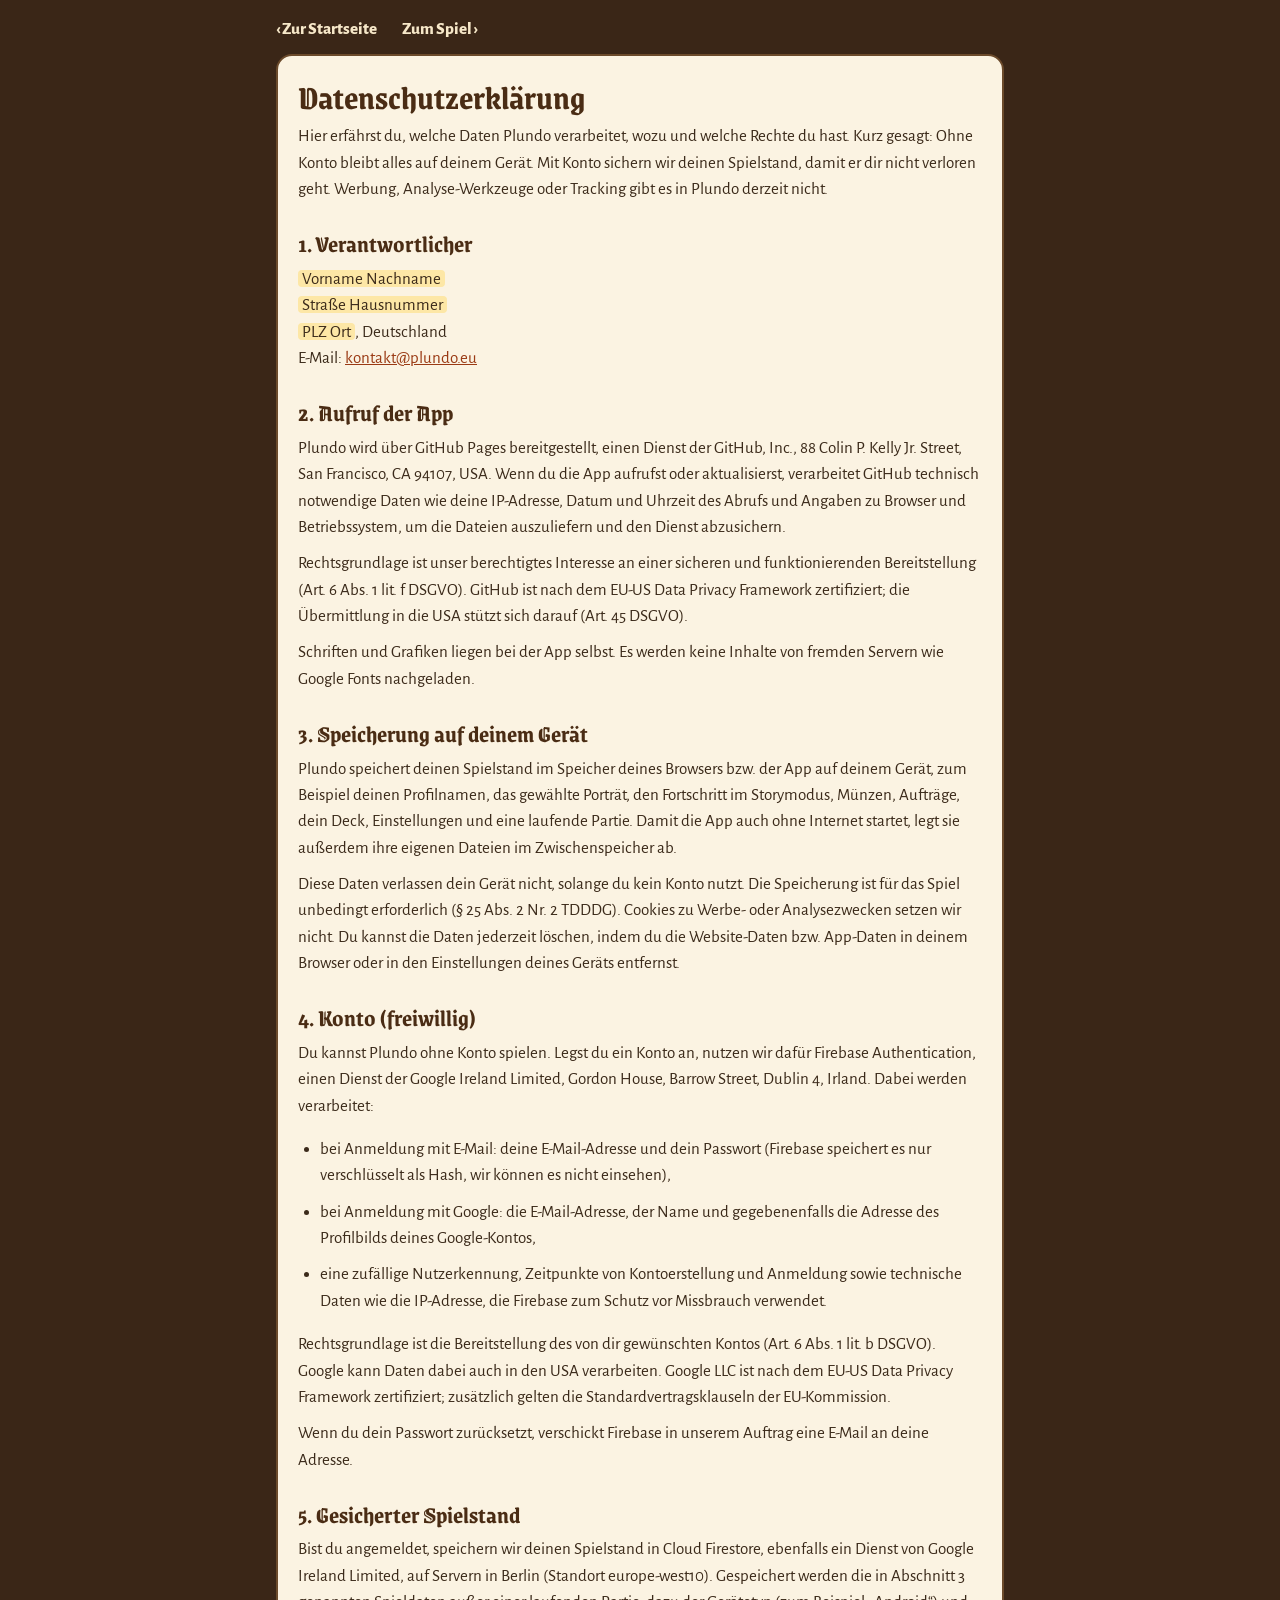
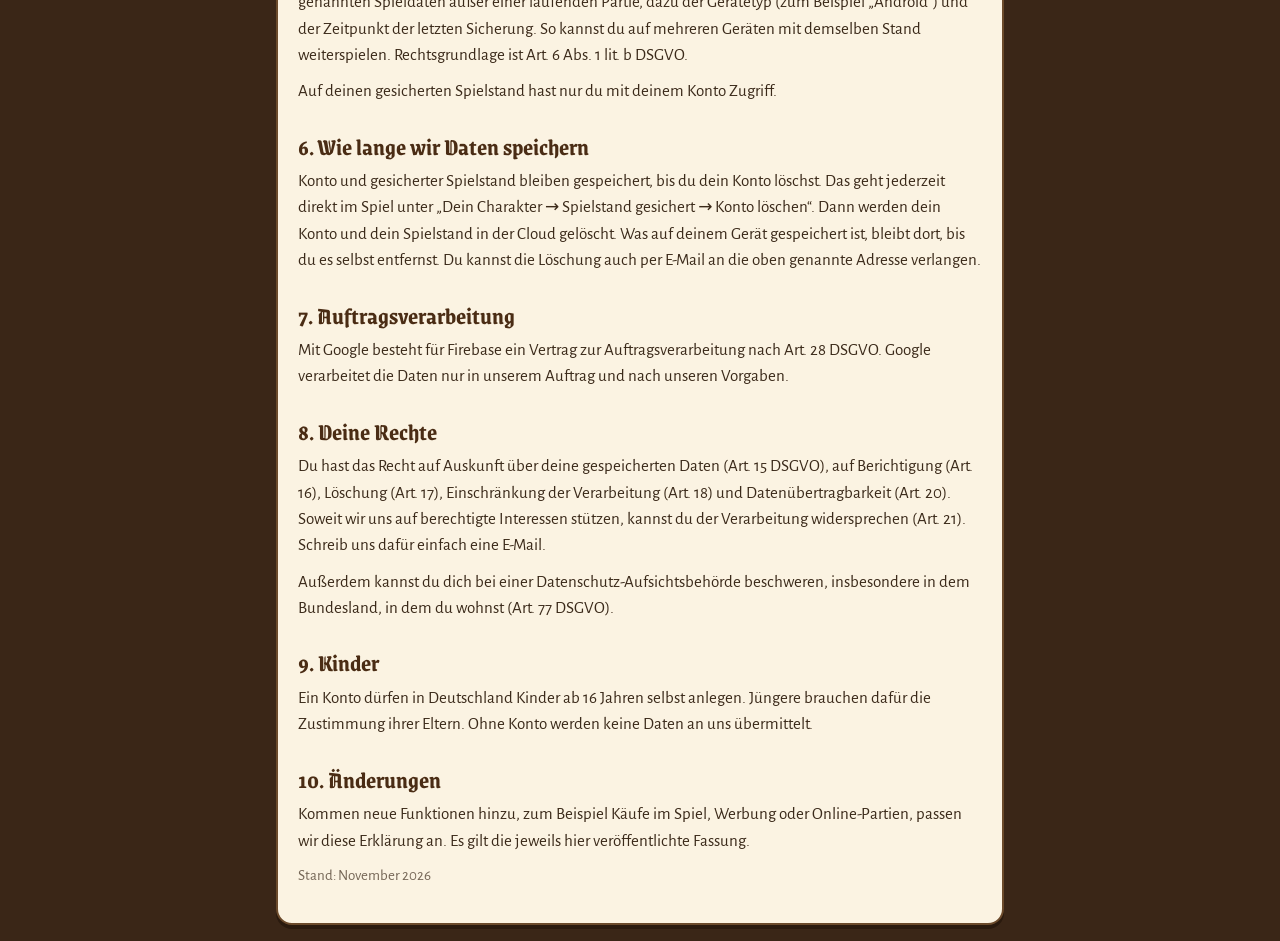
<file: datenschutz.html>
<!DOCTYPE html>
<html lang="de">
<head>
<meta charset="utf-8">
<meta name="viewport" content="width=device-width, initial-scale=1">
<title>Datenschutzerklärung · Plundo</title>
<meta name="robots" content="noindex">
<link rel="stylesheet" href="css/legal.css">
</head>
<body>
<main>
<a class="back" href="./">‹ Zur Startseite</a> <a class="back" href="spiel/">Zum Spiel ›</a>
<div class="paper">
<h1>Datenschutzerklärung</h1>
<p>Hier erfährst du, welche Daten Plundo verarbeitet, wozu und welche Rechte du hast. Kurz gesagt: Ohne Konto bleibt alles auf deinem Gerät. Mit Konto sichern wir deinen Spielstand, damit er dir nicht verloren geht. Werbung, Analyse-Werkzeuge oder Tracking gibt es in Plundo derzeit nicht.</p>

<h2>1. Verantwortlicher</h2>
<!-- HIER EINTRAGEN: Name, Anschrift, E-Mail (gleich wie im Impressum) -->
<address>
<span class="ph">Vorname Nachname</span><br>
<span class="ph">Straße Hausnummer</span><br>
<span class="ph">PLZ Ort</span>, Deutschland<br>
E-Mail: <a href="mailto:kontakt@plundo.eu">kontakt@plundo.eu</a>
</address>

<h2>2. Aufruf der App</h2>
<p>Plundo wird über GitHub Pages bereitgestellt, einen Dienst der GitHub, Inc., 88 Colin P. Kelly Jr. Street, San Francisco, CA 94107, USA. Wenn du die App aufrufst oder aktualisierst, verarbeitet GitHub technisch notwendige Daten wie deine IP-Adresse, Datum und Uhrzeit des Abrufs und Angaben zu Browser und Betriebssystem, um die Dateien auszuliefern und den Dienst abzusichern.</p>
<p>Rechtsgrundlage ist unser berechtigtes Interesse an einer sicheren und funktionierenden Bereitstellung (Art. 6 Abs. 1 lit. f DSGVO). GitHub ist nach dem EU-US Data Privacy Framework zertifiziert; die Übermittlung in die USA stützt sich darauf (Art. 45 DSGVO).</p>
<p>Schriften und Grafiken liegen bei der App selbst. Es werden keine Inhalte von fremden Servern wie Google Fonts nachgeladen.</p>

<h2>3. Speicherung auf deinem Gerät</h2>
<p>Plundo speichert deinen Spielstand im Speicher deines Browsers bzw. der App auf deinem Gerät, zum Beispiel deinen Profilnamen, das gewählte Porträt, den Fortschritt im Storymodus, Münzen, Aufträge, dein Deck, Einstellungen und eine laufende Partie. Damit die App auch ohne Internet startet, legt sie außerdem ihre eigenen Dateien im Zwischenspeicher ab.</p>
<p>Diese Daten verlassen dein Gerät nicht, solange du kein Konto nutzt. Die Speicherung ist für das Spiel unbedingt erforderlich (§ 25 Abs. 2 Nr. 2 TDDDG). Cookies zu Werbe- oder Analysezwecken setzen wir nicht. Du kannst die Daten jederzeit löschen, indem du die Website-Daten bzw. App-Daten in deinem Browser oder in den Einstellungen deines Geräts entfernst.</p>

<h2>4. Konto (freiwillig)</h2>
<p>Du kannst Plundo ohne Konto spielen. Legst du ein Konto an, nutzen wir dafür Firebase Authentication, einen Dienst der Google Ireland Limited, Gordon House, Barrow Street, Dublin 4, Irland. Dabei werden verarbeitet:</p>
<ul>
<li>bei Anmeldung mit E-Mail: deine E-Mail-Adresse und dein Passwort (Firebase speichert es nur verschlüsselt als Hash, wir können es nicht einsehen),</li>
<li>bei Anmeldung mit Google: die E-Mail-Adresse, der Name und gegebenenfalls die Adresse des Profilbilds deines Google-Kontos,</li>
<li>eine zufällige Nutzerkennung, Zeitpunkte von Kontoerstellung und Anmeldung sowie technische Daten wie die IP-Adresse, die Firebase zum Schutz vor Missbrauch verwendet.</li>
</ul>
<p>Rechtsgrundlage ist die Bereitstellung des von dir gewünschten Kontos (Art. 6 Abs. 1 lit. b DSGVO). Google kann Daten dabei auch in den USA verarbeiten. Google LLC ist nach dem EU-US Data Privacy Framework zertifiziert; zusätzlich gelten die Standardvertragsklauseln der EU-Kommission.</p>
<p>Wenn du dein Passwort zurücksetzt, verschickt Firebase in unserem Auftrag eine E-Mail an deine Adresse.</p>

<h2>5. Gesicherter Spielstand</h2>
<p>Bist du angemeldet, speichern wir deinen Spielstand in Cloud Firestore, ebenfalls ein Dienst von Google Ireland Limited, auf Servern in Berlin (Standort europe-west10). Gespeichert werden die in Abschnitt 3 genannten Spieldaten außer einer laufenden Partie, dazu der Gerätetyp (zum Beispiel „Android“) und der Zeitpunkt der letzten Sicherung. So kannst du auf mehreren Geräten mit demselben Stand weiterspielen. Rechtsgrundlage ist Art. 6 Abs. 1 lit. b DSGVO.</p>
<p>Auf deinen gesicherten Spielstand hast nur du mit deinem Konto Zugriff.</p>

<h2>6. Wie lange wir Daten speichern</h2>
<p>Konto und gesicherter Spielstand bleiben gespeichert, bis du dein Konto löschst. Das geht jederzeit direkt im Spiel unter „Dein Charakter → Spielstand gesichert → Konto löschen“. Dann werden dein Konto und dein Spielstand in der Cloud gelöscht. Was auf deinem Gerät gespeichert ist, bleibt dort, bis du es selbst entfernst. Du kannst die Löschung auch per E-Mail an die oben genannte Adresse verlangen.</p>

<h2>7. Auftragsverarbeitung</h2>
<p>Mit Google besteht für Firebase ein Vertrag zur Auftragsverarbeitung nach Art. 28 DSGVO. Google verarbeitet die Daten nur in unserem Auftrag und nach unseren Vorgaben.</p>

<h2>8. Deine Rechte</h2>
<p>Du hast das Recht auf Auskunft über deine gespeicherten Daten (Art. 15 DSGVO), auf Berichtigung (Art. 16), Löschung (Art. 17), Einschränkung der Verarbeitung (Art. 18) und Datenübertragbarkeit (Art. 20). Soweit wir uns auf berechtigte Interessen stützen, kannst du der Verarbeitung widersprechen (Art. 21). Schreib uns dafür einfach eine E-Mail.</p>
<p>Außerdem kannst du dich bei einer Datenschutz-Aufsichtsbehörde beschweren, insbesondere in dem Bundesland, in dem du wohnst (Art. 77 DSGVO).</p>

<h2>9. Kinder</h2>
<p>Ein Konto dürfen in Deutschland Kinder ab 16 Jahren selbst anlegen. Jüngere brauchen dafür die Zustimmung ihrer Eltern. Ohne Konto werden keine Daten an uns übermittelt.</p>

<h2>10. Änderungen</h2>
<p>Kommen neue Funktionen hinzu, zum Beispiel Käufe im Spiel, Werbung oder Online-Partien, passen wir diese Erklärung an. Es gilt die jeweils hier veröffentlichte Fassung.</p>

<p class="stand">Stand: November 2026</p>
</div>
</main>
</body>
</html>
</file>
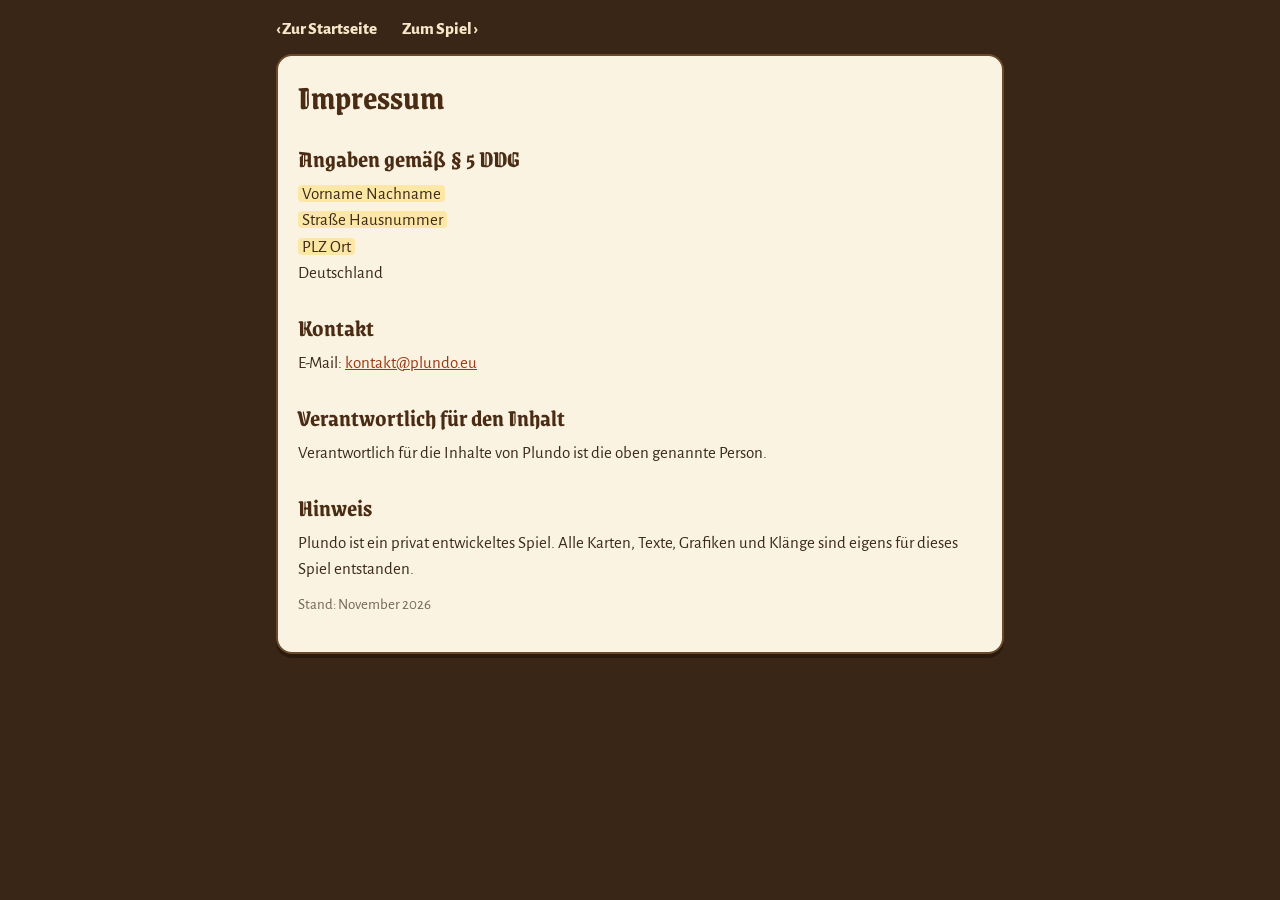
<file: impressum.html>
<!DOCTYPE html>
<html lang="de">
<head>
<meta charset="utf-8">
<meta name="viewport" content="width=device-width, initial-scale=1">
<title>Impressum · Plundo</title>
<meta name="robots" content="noindex">
<link rel="stylesheet" href="css/legal.css">
</head>
<body>
<main>
<a class="back" href="./">‹ Zur Startseite</a> <a class="back" href="spiel/">Zum Spiel ›</a>
<div class="paper">
<h1>Impressum</h1>

<h2>Angaben gemäß § 5 DDG</h2>
<!-- HIER EINTRAGEN: Name und Anschrift (später die Adresse des Impressumsdienstes, z. B. „c/o …“) -->
<address>
<span class="ph">Vorname Nachname</span><br>
<span class="ph">Straße Hausnummer</span><br>
<span class="ph">PLZ Ort</span><br>
Deutschland
</address>

<h2>Kontakt</h2>
<!-- HIER EINTRAGEN: Kontakt-E-Mail -->
<p>E-Mail: <a href="mailto:kontakt@plundo.eu">kontakt@plundo.eu</a></p>

<h2>Verantwortlich für den Inhalt</h2>
<p>Verantwortlich für die Inhalte von Plundo ist die oben genannte Person.</p>

<h2>Hinweis</h2>
<p>Plundo ist ein privat entwickeltes Spiel. Alle Karten, Texte, Grafiken und Klänge sind eigens für dieses Spiel entstanden.</p>

<p class="stand">Stand: November 2026</p>
</div>
</main>
</body>
</html>
</file>
<file: css/site.css>
/* Plundo · Website */
@font-face{font-family:'Grenze Gotisch';src:url(../assets/grenze-gotisch-latin-700-normal.woff2) format('woff2');font-weight:700;font-display:swap}
@font-face{font-family:'Alegreya Sans';src:url(../assets/alegreya-sans-latin-400-normal.woff2) format('woff2');font-weight:400;font-display:swap}
@font-face{font-family:'Alegreya Sans';src:url(../assets/alegreya-sans-latin-800-normal.woff2) format('woff2');font-weight:800;font-display:swap}
@font-face{font-family:'Kalam';src:url(../assets/kalam-latin-400-normal.woff2) format('woff2');font-weight:400;font-display:swap}

:root{
  --bg:#1f1209; --bg2:#2c1a0e; --bg3:#160c05; --edge:#6e4c2c;
  --paper:#f6ead0; --paper2:#ead9b4; --ink:#3b2a1c; --muted:#76604b;
  --cream:#fbf3df; --text:#f1e3c4; --soft:#e9d7b2; --dim:#cdb48e;
  --red:#9e2a22; --gold:#c08f32; --or:#f07e1e; --or-edge:#9a4a0e; --or-ink:#2a1404;
  --display:'Grenze Gotisch',Georgia,serif; --body:'Alegreya Sans','Segoe UI',system-ui,sans-serif; --hand:'Kalam','Segoe Print',cursive;
}
*{box-sizing:border-box}
html{scroll-behavior:smooth;scroll-padding-top:80px}
body{margin:0;font:400 18px/1.5 var(--body);color:var(--text);background:var(--bg)}
img{max-width:100%;display:block}
a{color:#f5c27a;text-decoration:none}a:hover{color:#ffd99c}
:focus-visible{outline:3px solid #ffd99c;outline-offset:3px;border-radius:6px}
.wrap{max-width:1200px;margin:0 auto;padding:0 32px}
h1,h2{font-family:var(--display);font-weight:700;color:var(--cream);margin:0;line-height:1.05}
h2{font-size:clamp(36px,4.2vw,52px)}
.lead{font-size:19px;color:var(--soft);margin:8px 0 0}

/* Kopfleiste */
.top{position:sticky;top:0;z-index:20;background:rgba(24,13,6,.94);border-bottom:2px solid var(--edge);backdrop-filter:blur(6px)}
.top .wrap{display:flex;align-items:center;gap:28px;padding-top:12px;padding-bottom:12px}
.logo img{height:46px;width:auto}
.nav{display:flex;gap:26px;flex:1;font-weight:800;font-size:17px}
.nav a{color:var(--text)}.nav a:hover{color:#ffd99c}
.top-acts{display:flex;gap:12px;align-items:center}

/* Knöpfe */
.btn{display:inline-flex;align-items:center;justify-content:center;gap:8px;padding:12px 22px;border-radius:12px;font-weight:800;font-size:17px;line-height:1.1;white-space:nowrap;transition:transform .1s,box-shadow .1s}
.btn.main{background:var(--or);border:2px solid var(--or-edge);color:var(--or-ink);box-shadow:0 4px 0 var(--or-edge)}
.btn.main:hover{color:var(--or-ink);background:#ff8f2e}
.btn.main:active{transform:translateY(3px);box-shadow:0 1px 0 var(--or-edge)}
.btn.line{border:2px solid var(--dim);color:var(--text)}
.btn.line:hover{border-color:#ffd99c;color:#ffd99c}
.btn.big{padding:16px 30px;font-size:20px;border-radius:14px;box-shadow:0 5px 0 var(--or-edge)}
.btn.soon{border:2px dashed var(--dim);color:var(--dim);cursor:default;padding:16px 24px;font-size:18px;border-radius:14px}
.btn.dark{background:var(--ink);color:var(--cream)}.btn.dark:hover{color:#fff}

/* Bildbühnen (Titel und Abschluss) */
.stage{position:relative;overflow:hidden;border-bottom:3px solid var(--edge);background:var(--bg)}
.stage picture,.stage .stage-img{position:absolute;inset:0;width:100%;height:100%}
.stage .stage-img{object-fit:cover;object-position:70% 50%}
.stage::after{content:"";position:absolute;inset:0;background:linear-gradient(90deg,rgba(24,13,6,.95) 0%,rgba(24,13,6,.78) 38%,rgba(24,13,6,.1) 70%,rgba(24,13,6,0) 100%),linear-gradient(transparent 70%,rgba(24,13,6,.6))}
.stage .wrap{position:relative;z-index:1;display:flex;flex-direction:column;gap:20px;align-items:flex-start}
.hero .wrap{min-height:min(78vh,760px);justify-content:center;padding-top:80px;padding-bottom:90px}
.kicker{padding:5px 12px;border-radius:999px;background:var(--red);color:var(--cream);font-weight:800;font-size:14px;letter-spacing:.06em;text-transform:uppercase}
.hero h1{font-size:clamp(46px,6vw,80px);max-width:640px;text-shadow:0 3px 0 #1b0f06}
.hero p{margin:0;max-width:520px;font-size:21px;line-height:1.45;color:var(--soft)}
.ctas{display:flex;flex-wrap:wrap;gap:14px;margin-top:8px}
.note{font-size:15px;color:var(--dim);margin:2px 0 0}
.outro .wrap{padding-top:110px;padding-bottom:110px}
.outro h2{max-width:560px}
.outro p{margin:0;max-width:480px;font-size:19px;color:var(--soft)}

/* Holzflächen */
.wood{background:linear-gradient(rgba(24,13,6,.86),rgba(24,13,6,.92)),url(../assets/hintergrund-holz.webp) center/cover,var(--bg2)}
.band{background:var(--bg2);border-top:3px solid var(--edge);border-bottom:3px solid var(--edge)}
section .wrap.pad{padding-top:90px;padding-bottom:90px}

/* So läuft dein Zug */
.turn{display:flex;flex-wrap:wrap;gap:48px;align-items:center}
.turn-intro{flex:1 1 400px;display:flex;flex-direction:column;gap:14px}
.hilde{display:flex;gap:14px;align-items:flex-start;margin-top:10px;padding:16px 18px;border-radius:16px;background:var(--paper);color:var(--ink);border:2px solid var(--edge)}
.hilde img{width:58px;height:58px;border-radius:50%;border:2px solid #e9cf9a;object-fit:cover;flex:0 0 auto}
.hilde p{margin:0;font-family:var(--hand);font-size:19px;line-height:1.35}
.steps{flex:1 1 520px;display:grid;grid-template-columns:repeat(2,minmax(0,1fr));gap:16px;margin:0;padding:0;list-style:none}
.card{padding:20px;border-radius:16px;background:var(--paper);color:var(--ink);border:2px solid var(--edge);box-shadow:0 4px 0 var(--bg2)}
.steps .card{display:flex;flex-direction:column;gap:8px}
.steps img{width:44px;height:44px}
.steps b{font-size:20px}
.steps span{font-size:16px;line-height:1.4;color:var(--muted)}
.modes{display:grid;grid-template-columns:repeat(2,minmax(0,1fr));gap:20px;margin-top:56px}
.mode{position:relative;border-radius:18px;overflow:hidden;border:2px solid var(--edge);min-height:260px;display:flex;align-items:flex-end}
.mode img{position:absolute;inset:0;width:100%;height:100%;object-fit:cover}
.mode div{position:relative;width:100%;padding:22px 24px;background:linear-gradient(transparent,rgba(24,13,6,.94) 55%)}
.mode b{font-family:var(--display);font-size:32px;color:var(--cream)}
.mode p{margin:4px 0 0;font-size:17px;color:var(--soft)}
.badge{position:absolute;top:16px;right:16px;z-index:1;padding:5px 12px;border-radius:999px;background:var(--gold);color:#2a1700;font-weight:800;font-size:14px}

/* Welten */
.head-row{display:flex;flex-wrap:wrap;justify-content:space-between;align-items:flex-end;gap:16px;margin-bottom:32px}
.head-row .aside{font-size:16px;color:var(--dim)}
.worlds{display:grid;grid-template-columns:repeat(5,minmax(0,1fr));gap:16px;margin:0;padding:0;list-style:none}
.world{border-radius:16px;overflow:hidden;background:var(--paper);color:var(--ink);border:2px solid var(--edge)}
.world.paid{border-color:var(--gold)}
.world img{width:100%;aspect-ratio:4/5;object-fit:cover}
.world div{padding:12px 14px}
.world span{font-size:13px;font-weight:800;color:var(--muted);letter-spacing:.03em}
.world.paid span{color:#94690f}
.world b{display:block;font-size:18px;line-height:1.2}

/* News */
.news{display:grid;grid-template-columns:repeat(3,minmax(0,1fr));gap:20px}
.post{border-radius:16px;overflow:hidden;background:var(--paper);color:var(--ink);border:2px solid var(--edge);box-shadow:0 4px 0 var(--bg2);display:flex;flex-direction:column}
.post img{width:100%;aspect-ratio:16/9;object-fit:cover;border-bottom:2px solid var(--edge)}
.post div{padding:18px 20px;display:flex;flex-direction:column;gap:8px}
.post time{font-size:14px;font-weight:800;color:var(--red)}
.post b{font-size:22px;line-height:1.2}
.post p{margin:0;font-size:16px;line-height:1.45;color:var(--muted)}

/* Community */
.comm{display:grid;grid-template-columns:repeat(3,minmax(0,1fr));gap:20px}
.comm .card{display:flex;flex-direction:column;gap:10px;padding:24px}
.comm b{font-size:22px}
.comm p{margin:0;font-size:16px;line-height:1.45;color:var(--muted)}
.comm svg{width:34px;height:34px;stroke:var(--red)}
.pill{align-self:flex-start;padding:4px 10px;border-radius:999px;background:var(--paper2);font-weight:800;font-size:13px;color:var(--muted)}
.comm .btn{align-self:flex-start;margin-top:auto}

/* Fuß */
.foot{background:var(--bg3);border-top:2px solid var(--edge)}
.foot .wrap{padding-top:32px;padding-bottom:32px;display:flex;flex-wrap:wrap;gap:24px;align-items:center;justify-content:space-between;font-size:15px;color:var(--dim)}
.foot img{height:34px;width:auto;opacity:.85}
.foot nav{display:flex;flex-wrap:wrap;gap:22px}

/* Schmalere Bildschirme */
@media (max-width:1080px){
  .worlds{grid-template-columns:repeat(3,minmax(0,1fr))}
  .nav{gap:18px}
}
@media (max-width:860px){
  .nav{display:none}
  .top .wrap{justify-content:space-between}
  .news,.comm,.modes{grid-template-columns:minmax(0,1fr)}
  .worlds{grid-template-columns:repeat(2,minmax(0,1fr))}
  .stage picture,.stage .stage-img{position:static;height:auto;aspect-ratio:16/10}
  .stage .stage-img{object-position:72% 50%;border-bottom:2px solid var(--edge)}
  .stage::after{display:none}
  .hero .wrap{min-height:auto;padding-top:28px;padding-bottom:56px}
  .outro .wrap{padding-top:28px;padding-bottom:56px}
}
@media (max-width:520px){
  .wrap{padding:0 18px}
  .top-acts .btn.line{display:none}
  .steps{grid-template-columns:minmax(0,1fr)}
  .logo img{height:38px}
}
@media (prefers-reduced-motion:reduce){html{scroll-behavior:auto}.btn{transition:none}}
</file>
<file: spiel/css/app.css>
/* Plundo · Handy-App
   Bildwelt: Tavernentisch aus dunklem Holz, Karten und Tafeln aus Pergament, Messing und Siegellack als Akzente. */
@font-face{font-family:'Grenze Gotisch';src:url(../fonts/grenze-gotisch-latin-700-normal.woff2) format('woff2');font-weight:700;font-display:swap}
@font-face{font-family:'Alegreya Sans';src:url(../fonts/alegreya-sans-latin-400-normal.woff2) format('woff2');font-weight:400;font-display:swap}
@font-face{font-family:'Alegreya Sans';src:url(../fonts/alegreya-sans-latin-500-normal.woff2) format('woff2');font-weight:500;font-display:swap}
@font-face{font-family:'Alegreya Sans';src:url(../fonts/alegreya-sans-latin-700-normal.woff2) format('woff2');font-weight:700;font-display:swap}
@font-face{font-family:'Alegreya Sans';src:url(../fonts/alegreya-sans-latin-800-normal.woff2) format('woff2');font-weight:800;font-display:swap}
@font-face{font-family:'Kalam';src:url(../fonts/kalam-latin-400-normal.woff2) format('woff2');font-weight:400;font-display:swap}
@font-face{font-family:'Kalam';src:url(../fonts/kalam-latin-700-normal.woff2) format('woff2');font-weight:700;font-display:swap}

:root{
  --wood:#4a2f1b; --wood-dark:#2c1a0e;
  --on-wood:#f1e3c4; --on-wood-muted:#cdb48e;
  --paper:#ead9b4; --card:#f6ead0; --card-hi:#fbf3df;
  --ink:#3b2a1c; --muted:#76604b; --line:#c9b088; --edge:#6e4c2c;
  --red:#9e2a22; --red-hi:#b8382c; --gold:#c08f32; --good:#3d6a2a;
  --k-monster:#9e2a22; --k-curse:#6b3a7a; --k-race:#3d6a2a; --k-class:#2f5d7a;
  --k-enh:#b0581c; --k-wander:#7a5230; --k-item:#94690f; --k-oneshot:#2a6b66; --k-levelup:#3a5a9a; --k-amulet:#6d6a1f;
  --display:'Grenze Gotisch', Georgia, serif;
  --body:'Alegreya Sans', 'Segoe UI', system-ui, sans-serif;
  --hand:'Kalam', 'Segoe Print', cursive;
  --or-hi:#ffa24a; --or:#f07e1e; --or-edge:#9a4a0e; --or-ink:#2a1404;
  --pop:var(--display);
  --round:var(--body);
  --sat:env(safe-area-inset-top,0px); --sab:env(safe-area-inset-bottom,0px);
  --sal:env(safe-area-inset-left,0px); --sar:env(safe-area-inset-right,0px);
  color-scheme:light;
}
*{box-sizing:border-box;-webkit-tap-highlight-color:transparent}
html,body{margin:0;height:100%;overflow:hidden;overscroll-behavior:none;background:var(--wood-dark)}
body{font:16px/1.4 var(--body);color:var(--ink);-webkit-user-select:none;user-select:none;-webkit-touch-callout:none;touch-action:manipulation;-webkit-text-size-adjust:100%}
button{font:inherit;color:inherit;cursor:pointer}
img{-webkit-user-drag:none;user-select:none}
[hidden]{display:none!important}

/* Holztisch */
#app{position:fixed;inset:0;max-width:560px;margin:0 auto;overflow:hidden;
  background:linear-gradient(rgba(20,10,4,.10),rgba(20,10,4,.10)), url(../art/hintergrund-tisch.webp) center/cover no-repeat, var(--wood-dark);
  box-shadow:0 0 60px rgba(0,0,0,.6)}
.screen{position:absolute;inset:0;display:flex;flex-direction:column;padding:var(--sat) var(--sar) var(--sab) var(--sal)}
.screen.enter{animation:scrIn .3s ease both}
@keyframes scrIn{from{opacity:0;transform:translateY(14px)}to{opacity:1;transform:none}}

/* Pergament */
.panel,.parch{background-color:var(--card);background-image:radial-gradient(ellipse at 50% 35%, rgba(255,251,238,.8), rgba(255,251,238,0) 65%);border:2px solid var(--edge);border-radius:14px;box-shadow:inset 0 0 30px rgba(140,95,40,.18), 0 3px 0 rgba(0,0,0,.3), 0 14px 26px -14px rgba(0,0,0,.8)}
.panel{padding:14px;margin-bottom:12px}

/* Knöpfe */
.btn{appearance:none;display:flex;flex-direction:column;align-items:center;justify-content:center;gap:1px;width:100%;min-height:52px;padding:12px 16px;border:2px solid var(--edge);border-radius:12px;background:linear-gradient(var(--card-hi),var(--card));color:var(--ink);font:800 17px/1.15 var(--body);text-align:center;box-shadow:0 4px 0 var(--wood-dark), 0 10px 18px -10px rgba(0,0,0,.7);transition:transform .08s, box-shadow .08s}
.btn small{font-size:12px;font-weight:600;color:inherit;opacity:.8}
.btn:active{transform:translateY(3px);box-shadow:0 1px 0 var(--wood-dark)}
.btn.primary{background:linear-gradient(var(--red-hi),var(--red));border-color:#5e1812;color:#fbf3df}
.btn.danger{color:var(--red);border-color:var(--red)}
.btn.ghost{background:rgba(0,0,0,.15);border-style:dashed;border-color:rgba(241,227,196,.5);color:var(--on-wood);box-shadow:none}
.btn.small{min-height:42px;padding:8px 12px;font-size:15px;border-radius:10px;box-shadow:0 3px 0 var(--wood-dark)}
.btn:disabled{opacity:.45}
.btn.rec{outline:3px solid #7cc35a;outline-offset:2px}
.btn:focus-visible,.iconbtn:focus-visible,.mc:focus-visible{outline:3px solid #e5b955;outline-offset:2px}
.iconbtn{position:relative;flex:0 0 auto;width:42px;height:42px;display:grid;place-items:center;border-radius:12px;border:2px solid var(--edge);background:linear-gradient(var(--card-hi),var(--card));box-shadow:0 3px 0 var(--wood-dark);padding:0}
.iconbtn:active{transform:translateY(2px);box-shadow:0 1px 0 var(--wood-dark)}
.iconbtn svg{width:22px;height:22px;fill:none;stroke:var(--ink);stroke-width:2.2;stroke-linecap:round;stroke-linejoin:round}
.badge{position:absolute;top:-6px;right:-6px;min-width:19px;height:19px;padding:0 5px;border-radius:10px;background:var(--red);color:#fff;font:800 11px/19px var(--body);text-align:center;border:1.5px solid #fbf3df}

/* ===== Startbildschirm: Welt oben, darunter Spielarten und untere Leiste ===== */
#scr-title{padding:var(--sat) var(--sar) var(--sab) var(--sal);background:#15100c;color:#f6e7cf;font-family:var(--round);overflow:hidden}
#motes{position:absolute;inset:0;width:100%;height:100%;pointer-events:none}
.t-hero{position:absolute;left:0;right:0;top:0;height:min(64%,600px);pointer-events:none}
.t-hero img{width:100%;height:100%;object-fit:cover;display:block;transition:opacity .4s}
.t-hero::after{content:'';position:absolute;inset:0;background:linear-gradient(180deg,rgba(21,16,12,.6) 0%,rgba(21,16,12,.08) 24%,rgba(21,16,12,.3) 58%,#15100c 100%)}
.t-top{position:relative;z-index:2;display:flex;align-items:center;justify-content:space-between;gap:10px;padding:12px 14px 0}
.t-me,.t-coins,.t-gear{background:rgba(21,13,7,.66);border:1px solid rgba(255,200,120,.25);color:#f6e7cf;font-family:var(--round);cursor:pointer;-webkit-backdrop-filter:blur(4px);backdrop-filter:blur(4px)}
.t-me{display:flex;align-items:center;gap:9px;min-width:0;max-width:62%;padding:4px 12px 4px 4px;border-radius:999px}
.t-pt{width:40px;height:40px;flex:0 0 auto;border-radius:50%;border:2px solid var(--fr,#ffb547);overflow:hidden;background:#3a2a1c}
.t-pt img{width:100%;height:100%;object-fit:cover;display:block}
.t-who{display:flex;flex-direction:column;min-width:0;line-height:1.15;text-align:left}
.t-who b{font-weight:800;font-size:15px;white-space:nowrap;overflow:hidden;text-overflow:ellipsis}
.t-who small{font-weight:800;font-size:12px;color:#ffc26b;white-space:nowrap;overflow:hidden;text-overflow:ellipsis}
.t-right{display:flex;align-items:center;gap:8px;flex:0 0 auto}
.t-coins{display:flex;align-items:center;gap:6px;height:36px;padding:0 5px 0 4px;border-radius:999px;font-weight:800;font-size:15px;color:#fff3dc}
.t-coins>img{width:26px;height:26px}
.t-plus{width:22px;height:22px;border-radius:50%;background:#ff9a2e;display:grid;place-items:center}
.t-plus svg{width:12px;height:12px;stroke:#2a1404;stroke-width:2;stroke-linecap:round;fill:none}
.t-gear{width:38px;height:38px;border-radius:50%;display:grid;place-items:center;padding:0}
.t-gear img{width:24px;height:24px;filter:drop-shadow(0 1px 1px rgba(0,0,0,.5))}
.t-logo{position:relative;z-index:1;margin:clamp(6px,2.6vh,24px) 0 0;text-align:center;font:400 clamp(44px,7.4vh,60px)/1 var(--pop);color:#fff1d6;letter-spacing:1px;text-shadow:0 3px 0 #b8520f,0 6px 0 #5a2405,0 10px 24px rgba(0,0,0,.6)}
.t-logo img{display:block;width:min(84%,340px);max-height:15vh;object-fit:contain;height:auto;margin:0 auto;filter:drop-shadow(0 8px 16px rgba(0,0,0,.6))}
.t-story{position:relative;z-index:1;margin-top:auto;padding:0 16px;display:flex;flex-direction:column;gap:8px}
.t-chips{display:flex;align-items:center;gap:8px}
.t-world{padding:4px 10px;border-radius:999px;background:rgba(21,13,7,.6);border:1px solid rgba(255,170,80,.5);font-weight:800;font-size:12px;letter-spacing:.08em;text-transform:uppercase;color:#ffc77a}
.t-stars{display:flex;align-items:center;gap:4px;padding:3px 9px 3px 6px;border-radius:999px;background:rgba(21,13,7,.6);font-weight:800;font-size:13px;color:#ffe2a0}
.t-stars img{width:16px;height:16px}
.t-wbtn{display:flex;flex-direction:column;align-items:flex-start;gap:0;padding:0;border:0;background:none;color:inherit;text-align:left;cursor:pointer;text-shadow:0 2px 8px rgba(0,0,0,.85)}
.t-wname{font:700 34px/1 var(--display);color:#fff6e6}
.t-next{font-weight:800;font-size:15px;color:#f0dcbc}
.t-cta{margin-top:4px;min-height:52px;border:2px solid var(--or-edge);border-radius:12px;background:linear-gradient(var(--or-hi),var(--or));box-shadow:0 4px 0 #2c1a0e,0 10px 18px -10px rgba(0,0,0,.7);display:flex;align-items:center;justify-content:center;gap:8px;color:var(--or-ink);font:800 17px/1.15 var(--body);cursor:pointer;transition:transform .08s,box-shadow .08s}
.t-cta svg{width:16px;height:16px;fill:currentColor}
.t-cta:active{transform:translateY(3px);box-shadow:0 1px 0 #2c1a0e}
.t-card:active,.t-daily:active{transform:scale(.97)}
.t-modes{position:relative;z-index:1;display:grid;grid-template-columns:repeat(2,minmax(0,1fr));gap:12px;padding:16px 16px 0}
.t-card{position:relative;min-width:0;height:clamp(118px,18vh,152px);padding:0;border-radius:18px;overflow:hidden;border:2px solid rgba(255,214,160,.28);background:#2a1a10;box-shadow:0 14px 24px -10px rgba(0,0,0,.8);color:#fff6e6;text-align:left;font-family:var(--round);cursor:pointer;transition:transform .12s,border-color .15s,box-shadow .15s}
.t-card.sel{border-color:#ffb547;box-shadow:0 0 0 3px rgba(255,154,46,.45),0 0 22px rgba(255,140,40,.45),0 14px 24px -10px rgba(0,0,0,.8)}
.tc-art{position:absolute;inset:0;display:block}
.tc-art img{width:100%;height:100%;object-fit:cover;display:block;transition:filter .2s}
.t-card:not(.sel) .tc-art img{filter:brightness(.7) saturate(.8)}
.tc-free img{object-position:50% 60%}
.tc-online img{object-position:50% 40%}
.tc-txt{position:absolute;left:0;right:0;bottom:0;display:flex;flex-direction:column;padding:26px 12px 10px;background:linear-gradient(180deg,rgba(12,7,3,0),rgba(12,7,3,.88) 58%);min-width:0}
.tc-txt b{font:700 24px/1 var(--display);text-shadow:0 2px 6px rgba(0,0,0,.8)}
.tc-txt small{font-weight:800;font-size:12.5px;line-height:1.25;color:#f0d9b3;overflow:hidden;display:-webkit-box;-webkit-line-clamp:2;-webkit-box-orient:vertical}
.tc-check{position:absolute;top:8px;left:8px;z-index:1;width:24px;height:24px;border-radius:50%;background:#ff9a2e;border:2px solid #fff1d6;display:grid;place-items:center;box-shadow:0 2px 6px rgba(0,0,0,.5);opacity:0;transform:scale(.6);transition:opacity .15s,transform .15s}
.tc-check svg{width:14px;height:14px;fill:none;stroke:#2a1404;stroke-width:3;stroke-linecap:round;stroke-linejoin:round}
.t-card.sel .tc-check{opacity:1;transform:none}
.tc-badge{position:absolute;top:8px;right:8px;z-index:1;padding:2px 8px;border-radius:999px;background:rgba(40,28,18,.85);border:1px solid rgba(255,214,160,.35);color:#fff1d6;font-weight:800;font-size:11px;letter-spacing:.06em;text-transform:uppercase}
.t-daily{position:relative;z-index:1;margin:12px 16px 0;display:flex;align-items:center;gap:10px;padding:8px 12px 8px 8px;border-radius:16px;background:#fff4dc;border:2px solid #e9cf9c;box-shadow:inset 0 0 0 3px #fffaf0,0 12px 22px -10px rgba(0,0,0,.8);color:#3a2414;text-align:left;font-family:var(--round);cursor:pointer;transition:transform .12s}
.t-daily .candle{width:48px;height:48px;align-self:center}
.td-main{flex:1;display:flex;flex-direction:column;min-width:0}
.t-daily .sk-track{--ry:30px;height:56px;margin:0 2px 0 0}
.t-nav{position:relative;z-index:2;margin:14px 12px 10px;height:66px;flex:0 0 auto;border-radius:26px;background:#241912;border:1px solid rgba(255,190,110,.18);box-shadow:0 10px 30px -10px rgba(0,0,0,.85);display:grid;grid-template-columns:repeat(5,minmax(0,1fr));align-items:center}
.t-nav button{position:relative;display:flex;flex-direction:column;align-items:center;gap:1px;padding:0;border:0;background:none;color:#b39a78;font:800 11.5px var(--round);cursor:pointer}
.t-nav button>img{width:30px;height:30px;margin-top:-2px;filter:drop-shadow(0 2px 2px rgba(0,0,0,.55));transition:transform .12s}
.t-nav button:active>img{transform:scale(.9)}
.t-nav button.on{color:#ffc77a;font-weight:800}
.t-nav button.on:active .tn-play{transform:scale(.92)}
.tn-play{transition:transform .1s}
.t-logo,.t-chips{cursor:pointer}
.tn-play{width:58px;height:58px;margin-top:-26px;border-radius:50%;background:radial-gradient(circle at 50% 35%,#ffc560,#ff7a1a 75%);box-shadow:0 0 0 4px #241912,0 0 24px rgba(255,130,30,.8);display:grid;place-items:center}
.tn-play img{width:44px;height:44px;object-fit:contain;filter:drop-shadow(0 2px 2px rgba(60,20,0,.45))}
.tn-dot{position:absolute;z-index:2;top:-3px;left:50%;margin-left:7px;width:11px;height:11px;border-radius:50%;background:#ff5a3c;box-shadow:0 0 0 2px #241912}
.tn-dot[hidden]{display:none}
.online-list{margin:0 0 10px;padding-left:20px;display:grid;gap:4px}
@keyframes sway{0%,100%{transform:rotate(-1.5deg)}50%{transform:rotate(1.5deg)}}
@keyframes glow{0%,100%{opacity:.8;transform:scale(.97)}50%{opacity:1;transform:scale(1.03)}}
@keyframes pulse{0%,100%{opacity:.55}50%{opacity:1}}

/* ===== Unterseiten ===== */
.bar{display:flex;align-items:center;gap:12px;padding:10px 14px 8px;color:var(--on-wood)}
.bar h2{flex:1;margin:0;font:700 30px/1 var(--display);text-shadow:0 2px 0 var(--wood-dark)}
.content{flex:1;overflow-y:auto;padding:4px 14px 20px;-webkit-overflow-scrolling:touch}
.lbl{margin:0 0 10px;font:800 13px var(--body);letter-spacing:.12em;text-transform:uppercase;color:var(--muted)}
.hint{margin:8px 0 0;font-size:14px;color:var(--muted)}
.footbtn{padding:10px 14px 12px}
.seg{display:flex;gap:6px}
.seg button{flex:1;min-height:46px;padding:6px 8px;border-radius:10px;border:2px solid var(--edge);background:var(--card-hi);font-weight:800;font-size:15px;box-shadow:0 2px 0 var(--wood-dark)}
.seg button[aria-pressed="true"]{background:var(--ink);color:var(--card-hi)}
.seg.big button{display:flex;flex-direction:column;align-items:center;gap:6px;min-height:90px}
.pts{display:flex}
.pts img{width:38px;height:38px;border-radius:50%;border:2px solid var(--edge);background:var(--paper);object-fit:cover;object-position:50% 20%;margin-left:-8px}
.pts img:first-child{margin-left:0}
.trow{display:flex;align-items:center;justify-content:space-between;gap:14px;padding:11px 0;border-top:1px dashed var(--line)}
.trow:first-of-type{border-top:0}
.trow span{font-weight:700}
.trow small{display:block;font-weight:500;font-size:13px;color:var(--muted)}
.switch{position:relative;flex:0 0 auto;width:54px;height:32px;border-radius:16px;border:2px solid var(--edge);background:#d8c39c;padding:0}
.switch::after{content:'';position:absolute;top:3px;left:3px;width:22px;height:22px;border-radius:50%;background:var(--card-hi);box-shadow:0 1px 2px rgba(0,0,0,.4);transition:transform .2s}
.switch[aria-checked="true"]{background:var(--good)}
.switch[aria-checked="true"]::after{transform:translateX(22px)}
.slider{display:block;padding:4px 0 10px}
.slider span{display:block;font-size:13px;color:var(--muted);margin-bottom:4px}
input[type=range]{width:100%;accent-color:var(--red);height:30px}
.about p{font-size:14px;margin:0 0 8px}

/* Regeln */
.rule{padding:0;overflow:hidden}
.rule summary{list-style:none;padding:14px 16px;font:700 24px var(--display);display:flex;align-items:center;justify-content:space-between}
.rule summary::-webkit-details-marker{display:none}
.rule summary::after{content:'+';font:800 22px var(--body);color:var(--muted)}
.rule[open] summary::after{content:'–'}
.rule-body{padding:0 16px 14px;font-size:15.5px}
.rule-body ul,.rule-body ol{padding-left:20px;margin:6px 0}
.rule-body li{margin:5px 0}
.rule-body p{margin:6px 0}
.rule-body .phase-list{counter-reset:ph;list-style:none;padding:0}
.rule-body .phase-list li{display:grid;grid-template-columns:34px 1fr;gap:8px}
.rule-body .phase-list li::before{counter-increment:ph;content:counter(ph);font:700 30px/1 var(--display);color:var(--red);text-align:center}
.rule-body .tbl-wrap{overflow-x:auto}
.rule-body table{border-collapse:collapse;font-size:14px;width:100%}
.rule-body th,.rule-body td{border-bottom:1px solid var(--line);padding:6px;text-align:left;vertical-align:top}
.rule-body th{font-size:11px;text-transform:uppercase;letter-spacing:.06em;color:var(--muted)}
.rule-body .muted{color:var(--muted)}.rule-body .small{font-size:13px}

/* Karten-Übersicht */
.chips{display:flex;gap:8px;overflow-x:auto;padding:2px 14px 10px;scrollbar-width:none}
.chips::-webkit-scrollbar{display:none}
.chip{flex:0 0 auto;padding:8px 14px;border-radius:999px;border:2px solid var(--edge);background:var(--card);font-weight:800;font-size:14px;box-shadow:0 2px 0 var(--wood-dark)}
.chip[aria-pressed="true"]{background:var(--red);color:#fbf3df;border-color:#5e1812}
.cgrid{display:grid;grid-template-columns:repeat(auto-fill,minmax(98px,1fr));gap:12px 10px}
.cgroup{grid-column:1/-1;margin:10px 0 0;font:700 24px var(--display);color:var(--on-wood);text-shadow:0 2px 0 var(--wood-dark);border-bottom:1px solid rgba(241,227,196,.25)}
.cgroup span{font:600 13px var(--body);color:var(--on-wood-muted);margin-left:6px}

/* Quiz */
.qprog{display:flex;align-items:center;gap:10px;color:var(--on-wood);font-weight:800;margin:4px 0 12px}
.qbar{flex:1;height:10px;border-radius:5px;background:rgba(0,0,0,.35);overflow:hidden}
.qbar i{display:block;height:100%;background:linear-gradient(90deg,#e5b955,#c08f32)}
.qcard h3{margin:0 0 12px;font-size:19px;line-height:1.3}
.qopts{display:grid;gap:10px}
.qopts .btn{font-weight:700;font-size:16px;text-align:left;align-items:flex-start}
.qopts .btn.right{background:linear-gradient(#5a8f45,#3d6a2a);color:#fff;border-color:#2b4d1d}
.qopts .btn.wrong{background:linear-gradient(#c9564a,#9e2a22);color:#fff;border-color:#5e1812}
.qexpl{margin:12px 0 0;font:400 17px/1.35 var(--hand);color:var(--red)}
.qscore{text-align:center}
.qscore .big{font:700 64px/1 var(--display);color:var(--red)}

/* ===== Spielansicht ===== */
#scr-game{display:grid;grid-template-columns:minmax(0,1fr);grid-template-rows:auto auto minmax(110px,1fr) auto auto auto}
#scr-game>*{min-width:0}
.topbar{display:flex;align-items:center;gap:8px;padding:8px 10px 4px;color:var(--on-wood)}
.tb-mid{flex:1;min-width:0;height:42px;display:flex;align-items:center;gap:0;padding:0 10px 0 4px;border-radius:12px;border:2px solid var(--edge);background:linear-gradient(var(--card-hi),var(--card));box-shadow:0 3px 0 var(--wood-dark);color:var(--ink)}
.tb-title{flex:0 0 auto;min-width:30px;text-align:center;font:700 26px/1 var(--display);color:var(--ink)}
.tb-mid.mine .tb-title{color:#b8420c}
.tb-sep{flex:0 0 auto;width:2px;align-self:stretch;margin:8px 8px 8px 4px;border-radius:2px;background:var(--edge);opacity:.45}
.phasedots{flex:1;min-width:0;display:flex;justify-content:space-around;align-items:center}
.phasedots img{width:24px;height:24px;opacity:.4;filter:grayscale(.7);transition:transform .25s, opacity .25s}
.phasedots img.on{opacity:1;filter:drop-shadow(0 0 4px rgba(255,220,150,.9));transform:scale(1.2)}
.phasedots img.done{opacity:.7;filter:none}

.opps{display:flex;gap:6px;padding:4px 8px 8px}
.oc{position:relative;flex:1 1 0;min-width:0;display:flex;align-items:center;gap:9px;padding:6px 6px;border-radius:12px;text-align:left;background-color:var(--card);border:2px solid var(--edge);box-shadow:0 3px 0 var(--wood-dark);transition:box-shadow .3s}
.oc .pt{position:relative;flex:0 0 auto}
.oc .pt img{width:36px;height:36px;border-radius:50%;border:2px solid var(--edge);background:var(--paper);object-fit:cover;object-position:50% 20%;display:block}
.oc .lvb{position:absolute;right:-6px;bottom:-5px;width:22px;height:22px;background:url(../icons/muenze-voll.png) center/contain no-repeat;display:grid;place-items:center;font:800 11px/1 var(--body);color:#3b2a1c;text-shadow:0 0 2px #fff6d8}
.oc .ot{min-width:0}
.oc .on{display:block;font-weight:800;font-size:14px;white-space:nowrap;overflow:hidden;text-overflow:ellipsis}
.oc .os{display:flex;gap:5px;font-size:12px;font-weight:800;color:var(--muted);white-space:nowrap;overflow:hidden}
.oc .os span{display:inline-flex;align-items:center;gap:1px}
.oc .os img{width:13px;height:13px}
.oc.turn{border-color:var(--gold);box-shadow:0 0 0 2px var(--gold), 0 0 18px rgba(230,180,80,.55)}
.oc.dead{filter:grayscale(1);opacity:.7}
.oc .tag{position:absolute;top:-9px;right:6px;padding:0 7px;border-radius:999px;font:800 10.5px/17px var(--body);background:var(--ink);color:var(--card-hi);text-transform:uppercase;letter-spacing:.04em}
.oc .tag.red{background:var(--red)}
.oc.pulse{animation:ocpulse .7s ease}
@keyframes ocpulse{30%{transform:scale(1.06)}}

.table{position:relative;margin:0 10px;border-radius:18px;background:radial-gradient(ellipse at center, rgba(255,230,180,.10), rgba(0,0,0,.28));border:2px solid rgba(0,0,0,.3);box-shadow:inset 0 0 34px rgba(0,0,0,.5);display:flex;align-items:center;justify-content:center;overflow:hidden;min-height:0}
.idle{display:flex;flex-direction:column;align-items:center;gap:10px;color:var(--on-wood);text-align:center;padding:10px}
.decks{display:flex;gap:18px}
.deck{display:flex;flex-direction:column;align-items:center;gap:4px;font-size:12px;font-weight:700;color:var(--on-wood-muted)}
.back{width:56px;height:80px;border-radius:7px;border:2px solid var(--wood-dark);display:grid;place-items:center;font:700 14px var(--display);box-shadow:0 4px 0 rgba(0,0,0,.35)}
.back.door{background:#3a2616 url(../art/ruecken-tuer.webp) center/cover no-repeat}
.back.treas{background:#3a0e14 url(../art/ruecken-schatz.webp) center/cover no-repeat}
.idle-txt{font:400 17px/1.3 var(--hand);color:var(--on-wood-muted);max-width:28ch}
/* Spielfeld-Arena: große Kartengrafik mit Overlays */
.arena{position:absolute;inset:0;perspective:1000px}
.arts{position:absolute;inset:0;display:flex;gap:3px;background:#1a0f07}
.art{--kc:var(--k-monster);appearance:none;position:relative;flex:1 1 0;min-width:0;border:0;padding:0;margin:0;background:#1a0f07;overflow:hidden;cursor:pointer;color:inherit}
.art img{position:absolute;inset:0;width:100%;height:100%;object-fit:cover;object-position:50% 34%;display:block}
.art::after{content:'';position:absolute;inset:0;pointer-events:none;box-shadow:inset 0 4px 0 var(--kc), inset 0 0 46px rgba(0,0,0,.5)}
.art-top{position:absolute;left:0;right:0;top:0;display:flex;flex-direction:column;align-items:flex-start;gap:3px;padding:12px 12px 30px;background:linear-gradient(rgba(15,8,3,.85),rgba(15,8,3,.45) 62%,rgba(15,8,3,0));text-align:left}
.chip-k{font:800 10.5px/1 var(--body);letter-spacing:.06em;text-transform:uppercase;color:#fff;background:var(--kc);padding:4px 8px;border-radius:999px;box-shadow:0 1px 0 rgba(0,0,0,.45)}
.aname{font:700 23px/1.05 var(--display);color:#fbf3df;text-shadow:0 2px 0 #1b0f06, 0 0 14px rgba(0,0,0,.7);max-width:100%}
.arts[data-n="2"] .aname,.arts[data-n="3"] .aname{font-size:16px}
.arts[data-n="2"] .art-top,.arts[data-n="3"] .art-top{padding:10px 8px 24px}
.enhs{display:flex;flex-wrap:wrap;gap:4px;margin-top:1px}
.enh{font:800 11px/1 var(--body);color:#2a1606;background:#ffcf99;padding:3px 6px;border-radius:6px;box-shadow:0 1px 0 rgba(0,0,0,.4)}
.hud{position:absolute;left:0;right:0;bottom:0;display:grid;grid-template-columns:1fr auto 1fr;align-items:end;gap:6px;padding:34px 12px 10px;background:linear-gradient(rgba(15,8,3,0),rgba(15,8,3,.72) 42%,rgba(15,8,3,.94));pointer-events:none}
.hud>*{pointer-events:auto}
.side{appearance:none;border:0;background:none;padding:0;margin:0;display:flex;align-items:flex-end;gap:8px;color:var(--on-wood);text-align:left;min-width:0}
.side.mon{justify-content:flex-end;text-align:right}
.side .pts{display:flex;flex:0 0 auto}
.side .pts img{width:40px;height:40px;border-radius:50%;border:2px solid #e9cf9a;background:var(--paper);object-fit:cover;object-position:50% 20%;margin-left:-12px;box-shadow:0 2px 6px rgba(0,0,0,.6)}
.side .pts img:first-child{margin-left:0}
.sv{display:flex;flex-direction:column;min-width:0}
.side.mon .sv{align-items:flex-end}
.snum{font:700 46px/.9 var(--display);color:#fbf3df;text-shadow:0 3px 0 rgba(0,0,0,.75);border-bottom:2px dotted rgba(251,243,223,.45)}
.snum.red{color:#ff9d8c;border-bottom-color:rgba(255,157,140,.5)}
.snum.up{animation:numUp .55s ease}
.snum.down{animation:numDown .55s ease}
@keyframes slam{0%{transform:scale(1.6) rotate(-6deg);opacity:0}100%{transform:none;opacity:1}}
@keyframes numUp{40%{transform:scale(1.35);color:#c9f2ad}}
@keyframes numDown{40%{transform:scale(1.35);color:#ffb7aa}}
.slbl{margin-top:3px;font-size:12.5px;font-weight:700;color:var(--on-wood-muted);white-space:nowrap;overflow:hidden;text-overflow:ellipsis;max-width:100%}
.mid{display:flex;flex-direction:column;align-items:center;gap:3px;padding-bottom:6px}
.tie{font-size:11px;color:var(--on-wood-muted);white-space:nowrap}
.verdict{padding:3px 10px;border-radius:999px;font:800 13px var(--body);white-space:nowrap}
.verdict.win{background:#3d6a2a;color:#eaf5df}
.verdict.lose{background:var(--red);color:#fbe9e5}
.rhud{display:block;padding:34px 14px 12px}
.rtxt{display:block;font-size:15px;line-height:1.3;font-weight:500;color:#f6ead0;text-shadow:0 1px 2px #000}
.rtxt .lc{color:#ffe2a6}
.hud.enter{animation:hudIn .45s .2s ease both}
@keyframes hudIn{from{transform:translateY(100%);opacity:0}}
.art.enter{animation:artIn .6s cubic-bezier(.2,1.1,.3,1) both}
@keyframes artIn{0%{transform:scale(1.35);filter:brightness(2.2) saturate(.3);opacity:0}100%{transform:none;filter:none;opacity:1}}
.art.flip{animation:artFlip .6s cubic-bezier(.3,.9,.3,1) both;transform-origin:50% 50%}
@keyframes artFlip{0%{transform:rotateY(85deg) scale(.85);filter:brightness(.35)}60%{transform:rotateY(-6deg) scale(1.02)}100%{transform:none;filter:none}}

/* Aktionsleiste: eine Kontextzeile, darunter kompakte Buttons */
.act{margin:6px 10px 0;padding:7px 8px 8px;border-radius:16px;min-height:86px;display:flex;flex-direction:column;justify-content:center;gap:6px;background:rgba(24,13,6,.62);border:1px solid rgba(255,226,170,.16);box-shadow:0 4px 14px rgba(0,0,0,.35);-webkit-backdrop-filter:blur(3px);backdrop-filter:blur(3px)}
.act.your{border-color:rgba(243,200,115,.55);box-shadow:0 0 0 1px rgba(243,200,115,.25), 0 4px 14px rgba(0,0,0,.35)}
.act .cap{appearance:none;border:0;background:none;padding:0 4px;margin:0;display:flex;align-items:center;gap:7px;min-width:0;font:700 13.5px/1.2 var(--body);color:var(--on-wood);text-align:left;width:100%}
.act .cap .ct{flex:1;min-width:0;white-space:nowrap;overflow:hidden;text-overflow:ellipsis}
.act .cap.info{cursor:pointer}
.act .cap .ii{flex:0 0 auto;width:18px;height:18px;border-radius:50%;display:grid;place-items:center;font:800 11px/1 var(--body);font-style:italic;color:#2a1606;background:rgba(243,200,115,.85)}
.act .cap .tipchip{flex:0 0 auto;padding:2px 7px;border-radius:999px;background:var(--good);color:#fff;font:800 10.5px/1.4 var(--body)}
.act .cap .cpt{flex:0 0 auto;width:26px;height:26px;border-radius:50%;object-fit:cover;object-position:50% 20%;border:1.5px solid #e9cf9a;background:var(--paper)}
.act.idle .cap{color:var(--on-wood-muted);font-weight:600;white-space:normal}
.act.idle .cap .ct{white-space:normal;display:-webkit-box;-webkit-line-clamp:2;-webkit-box-orient:vertical}
.dbtns{display:flex;gap:7px}
.dbtns .btn{flex:1 1 0;width:auto;min-width:0;min-height:44px;padding:4px 10px;font-size:14.5px;line-height:1.1;border-radius:12px;white-space:nowrap;overflow:hidden;text-overflow:ellipsis}
.dbtns .btn.primary{flex-grow:1.5}
/* drei Knöpfe: Text darf zweizeilig werden, die Hauptaktion bleibt etwas breiter */
.dbtns[data-n="3"] .btn{padding:4px 7px;white-space:normal;text-wrap:balance;hyphens:manual}
.dbtns[data-n="3"] .btn.primary{flex-grow:1.2}
.dbtns .btn.num{flex:1 1 0;padding:4px 6px;font-size:17px}
.dbtns .btn.ghost{flex:0 0 auto;padding:4px 12px;color:var(--on-wood);border-color:rgba(255,226,170,.35);background:rgba(255,255,255,.06);box-shadow:none}
.dbtns .btn.x{flex:0 0 44px;padding:0;display:grid;place-items:center}
.dbtns .btn.x svg{width:18px;height:18px;fill:none;stroke:currentColor;stroke-width:2.6;stroke-linecap:round}
.dbtns .btn.rec,.pickbtn.rec{box-shadow:0 0 0 3px #7cc35a, 0 3px 0 rgba(0,0,0,.3)}
.adv{display:flex;gap:10px;align-items:center;margin:8px 0 2px;padding:8px 10px;border-radius:10px;background:#e2ebd0;border:1.5px solid var(--good)}
.adv .t{flex:1;min-width:0;font-size:13px;color:#3c4a33}
.adv .t b{display:block;font-size:14.5px;color:#22381a}
.adv .t .why{display:block;margin-top:2px}
.adv .btn{width:auto;min-height:38px;padding:6px 10px;font-size:14px;background:var(--good);color:#fff;border-color:#2b4d1d;box-shadow:0 2px 0 #1c3311}
.hints{margin:8px 0 0;padding-left:18px;font:400 15px/1.3 var(--hand);color:var(--red)}
.atxt{margin:0;font-size:15px;line-height:1.35}
.pickbtn{appearance:none;border:0;background:none;padding:0;display:flex;flex-direction:column;align-items:stretch;gap:5px;border-radius:12px}
.pickbtn .mc{width:100%}
.pickbtn .pk{font:800 12.5px var(--body);text-align:center;padding:3px 6px;border-radius:8px}
.pickbtn .pk.good{background:#e2ebd0;color:#2b4d1d}
.pickbtn .pk.bad{background:#f3d6cf;color:#8a2a1e}
/* Ziehen und Ablegen */
#hand .mc{touch-action:pan-x;-webkit-user-select:none;user-select:none;-webkit-touch-callout:none}
#hand .mc.can{box-shadow:0 0 0 2px rgba(243,200,115,.95), 0 0 16px rgba(243,200,115,.5), 0 3px 0 rgba(0,0,0,.3)}
#hand .mc.lifted{opacity:.28}
.mc.ghost{position:fixed;left:0;top:0;z-index:85;margin:0;pointer-events:none;box-shadow:0 18px 30px rgba(0,0,0,.55), 0 0 0 2px rgba(243,200,115,.9);will-change:transform}
.dlabel{position:fixed;left:0;top:0;z-index:86;pointer-events:none;opacity:0;white-space:nowrap;text-align:center;padding:5px 10px;border-radius:14px;background:#2b1a0d;color:#fbe3b0;font:800 13px var(--body);box-shadow:0 4px 10px rgba(0,0,0,.5);transition:opacity .12s}
.dlabel.show{opacity:1}
.dlabel.no{background:#5a1d15;color:#ffd1c8}
.dz{outline:2px dashed rgba(243,200,115,.75);outline-offset:-4px}
#table.dz{box-shadow:inset 0 0 0 2px rgba(243,200,115,.35), inset 0 0 40px rgba(243,200,115,.18)}
.dzh{outline:3px solid #f3c873;outline-offset:-4px}
#table.dzh{box-shadow:inset 0 0 0 3px #f3c873, inset 0 0 60px rgba(243,200,115,.35)}
.art.dzh::after{box-shadow:inset 0 0 0 4px #f3c873, inset 0 0 46px rgba(243,200,115,.35)}

.mebar{display:flex;align-items:center;gap:8px;padding:8px 10px 2px;color:var(--on-wood)}
.mebar .ptbtn{appearance:none;border:0;background:none;padding:0;margin:0;flex:0 0 auto;border-radius:50%;display:block}
.mebar .ptbtn:active{transform:scale(.94)}
.mebar .pt{display:block;width:38px;height:38px;border-radius:50%;border:2.5px solid var(--pf,var(--edge));background:var(--paper);object-fit:cover;object-position:50% 20%}
.mebar .lv{display:flex;flex-direction:column;gap:2px;min-width:0}
.mebar .lv b{font:700 15px/1 var(--display);letter-spacing:.02em}
.coins{display:flex;gap:1px}
.coins i{width:13px;height:13px;background:url(../icons/muenze-leer.png) center/contain no-repeat;opacity:.5}
.coins i.on{background-image:url(../icons/muenze-voll.png);opacity:1}
.coins i.goal{background-image:url(../icons/muenze-sieg.png);opacity:.45}
.coins i.goal.on{opacity:1}
.coins.pop i.cur{animation:coinpop .6s ease}
@keyframes coinpop{40%{transform:scale(1.8)}}
.mstats{display:flex;gap:5px;margin-left:auto}
.mstat{appearance:none;display:flex;align-items:center;gap:3px;padding:4px 7px;border-radius:999px;background:rgba(0,0,0,.28);border:1px solid rgba(255,230,190,.28);color:var(--on-wood);font:800 13px var(--body)}
.mstat img{width:16px;height:16px}
.mstat.warn{background:var(--red)}

.hand{display:flex;gap:8px;overflow-x:auto;overflow-y:hidden;padding:6px 10px calc(10px + var(--sab));scroll-snap-type:x proximity;-webkit-overflow-scrolling:touch;scrollbar-width:none;min-height:156px}
.hand::-webkit-scrollbar{display:none}
.hand .empty{color:var(--on-wood-muted);font:400 16px var(--hand);padding:40px 6px}

/* ===== Karten ===== */
.mc{--kc:var(--k-item);position:relative;flex:0 0 auto;width:98px;height:142px;display:flex;flex-direction:column;gap:3px;padding:5px 6px 6px;border-radius:9px;border:2px solid var(--edge);border-top:5px solid var(--kc);background:var(--card-hi);text-align:left;box-shadow:0 3px 0 rgba(0,0,0,.3);scroll-snap-align:start;transition:transform .15s, box-shadow .15s}
.mc:active{transform:scale(.95)}
.mc-head{display:flex;justify-content:space-between;align-items:flex-end;gap:4px;height:19px;border-bottom:1px solid var(--line)}
.mc-type{font:800 9px/1.2 var(--body);letter-spacing:.05em;text-transform:uppercase;color:var(--kc);white-space:nowrap;overflow:hidden;text-overflow:ellipsis;padding-bottom:2px}
.mc-num{font:700 19px/1 var(--display);color:var(--kc);flex:0 0 auto}
.mc-art{display:block;width:100%;height:68px;object-fit:cover;border-radius:4px;border:1.5px solid var(--edge);background:var(--paper)}
.mc-name{font:800 12px/1.15 var(--body);height:2.3em;overflow:hidden;-webkit-hyphens:auto;hyphens:auto;overflow-wrap:anywhere}
.mc.grid{width:100%;height:auto;aspect-ratio:98/142}
.mc.grid .mc-art{height:auto;flex:1;min-height:0}
.mc.tiny{width:70px;height:102px;padding:3px 4px 4px;gap:2px}
.mc.tiny .mc-head{height:15px}
.mc.tiny .mc-type{font-size:8px}
.mc.tiny .mc-num{font-size:15px}
.mc.tiny .mc-art{height:44px}
.mc.tiny .mc-name{font-size:10px}
.mc.inactive{opacity:.55}
.mc.new{animation:dealIn .5s cubic-bezier(.2,.9,.3,1.25) both}
@keyframes dealIn{from{transform:translateY(70px) rotate(10deg);opacity:0}to{transform:none;opacity:1}}
.mc.rec{box-shadow:0 0 0 3px #7cc35a, 0 3px 0 rgba(0,0,0,.3)}
.mc.rec::before{content:'Tipp';position:absolute;top:-11px;left:6px;padding:0 6px;border-radius:999px;background:var(--good);color:#fff;font:800 10px/16px var(--body)}
.mc.picked{box-shadow:0 0 0 3px var(--red), 0 3px 0 rgba(0,0,0,.3);transform:translateY(-6px)}
.mc.picked::after{content:'✓';position:absolute;top:4px;left:50%;transform:translateX(-50%);width:26px;height:26px;border-radius:50%;background:var(--red);color:#fff;font:800 16px/26px var(--body);text-align:center;top:40px}
.mc.dim{opacity:.35}
.k-monster{--kc:var(--k-monster)} .k-curse{--kc:var(--k-curse)} .k-race{--kc:var(--k-race)} .k-class{--kc:var(--k-class)}
.k-enh{--kc:var(--k-enh)} .k-wander{--kc:var(--k-wander)} .k-item{--kc:var(--k-item)} .k-oneshot{--kc:var(--k-oneshot)}
.k-levelup{--kc:var(--k-levelup)} .k-amulet{--kc:var(--k-amulet)}

.bc{--kc:var(--k-item);width:min(300px,84vw);margin:0 auto;padding:10px 12px 12px;border-radius:14px;border:2px solid var(--edge);border-top:8px solid var(--kc);background:var(--card-hi);box-shadow:0 12px 30px -12px rgba(0,0,0,.7)}
.bc-head{display:flex;justify-content:space-between;align-items:flex-end;gap:6px;border-bottom:1px solid var(--line);padding-bottom:4px}
.bc-type{font:800 11px var(--body);letter-spacing:.07em;text-transform:uppercase;color:var(--kc)}
.bc-num{font:700 36px/1 var(--display);color:var(--kc)}
.bc-name{margin:6px 0 8px;font:800 21px/1.15 var(--body)}
.bc-art{display:block;width:100%;aspect-ratio:1;object-fit:cover;border-radius:8px;border:2px solid var(--edge);background:var(--paper)}
.bc-art.human{object-fit:contain;padding:30px}
.bc-body{margin-top:8px;font-size:15px;line-height:1.35;color:var(--muted)}
.bc-bad{margin-top:6px;padding-top:6px;border-top:1px dashed var(--line);color:var(--ink)}
.bc-foot{display:flex;justify-content:space-between;margin-top:8px;font-size:13px;color:var(--muted)}
.meaning{margin:14px 2px 0;font-size:15px;line-height:1.4}
.wherenow{margin:8px 2px 0;padding-left:18px;font-size:14px;color:var(--muted)}

/* ===== Blätter (Bottom Sheets) ===== */
#sheetwrap{position:fixed;inset:0;z-index:50;display:none;max-width:560px;margin:0 auto}
#sheetwrap.open{display:block}
.backdrop{position:absolute;inset:0;background:rgba(15,8,3,.6);animation:fadeIn .2s ease}
@keyframes fadeIn{from{opacity:0}}
.sheet{position:absolute;left:0;right:0;bottom:0;max-height:90dvh;display:flex;flex-direction:column;background-color:var(--card);background-image:radial-gradient(ellipse at 50% 0%, rgba(255,251,238,.9), rgba(255,251,238,0) 60%);border-radius:22px 22px 0 0;border-top:3px solid var(--edge);box-shadow:0 -12px 34px rgba(0,0,0,.55);padding-bottom:var(--sab);animation:sheetUp .3s cubic-bezier(.2,.9,.3,1) both}
.sheet.closing{animation:sheetDown .22s ease-in both}
@keyframes sheetUp{from{transform:translateY(100%)}to{transform:none}}
@keyframes sheetDown{to{transform:translateY(100%)}}
.grab{flex:0 0 auto;padding:8px 0 4px;touch-action:none}
.grab i{display:block;width:46px;height:5px;margin:0 auto;border-radius:3px;background:#b79f7a}
.sh-head{display:flex;align-items:center;gap:10px;padding:0 14px 8px;touch-action:none}
.sh-head h3{flex:1;margin:0;font:700 25px/1.05 var(--display)}
.sh-head .pt{width:58px;height:58px;border-radius:50%;border:2px solid var(--edge);background:var(--paper);object-fit:cover;object-position:50% 20%}
.sh-body{flex:1;overflow-y:auto;padding:4px 14px 18px;-webkit-overflow-scrolling:touch}
.acts{display:grid;gap:8px;margin-top:14px}
.acts p{margin:0;font-size:14px;color:var(--muted)}
.acts .err{color:var(--red);font-weight:700}
.sel-grid{display:grid;grid-template-columns:repeat(auto-fill,minmax(92px,1fr));gap:12px 8px;margin:10px 0}
.sel-grid .mc{width:100%}
.selgrp{display:flex;align-items:center;gap:8px;margin:14px 0 -2px;font:800 12px var(--body);letter-spacing:.08em;text-transform:uppercase;color:var(--muted)}
.selgrp span{font-size:11px;padding:1px 7px;border-radius:999px;background:var(--edge);color:var(--card-hi,#fff)}
.selgrp::after{content:'';flex:1;height:1px;background:var(--edge);opacity:.6}
.sel-extra{margin:6px 0 0;font-size:14.5px;font-variant-numeric:tabular-nums}
.sel-err{color:var(--red);font-weight:700;margin:6px 0 0}
.sheet .btnrow{display:grid;grid-template-columns:1fr 1fr;gap:8px;margin-top:10px}

/* Werte und Ausrüstung */
.stats3{display:grid;grid-template-columns:repeat(3,1fr);gap:8px;margin:4px 0 10px}
.stat3{padding:8px;border-radius:12px;background:rgba(110,76,44,.08);border:1.5px solid var(--line);text-align:center}
.stat3 img{width:22px;height:22px}
.stat3 b{display:block;font:700 28px/1 var(--display)}
.stat3 span{font-size:12px;color:var(--muted);font-weight:700}
.tipbox{padding:10px 12px;border-radius:12px;background:rgba(110,76,44,.08);border:1.5px solid var(--line);margin-bottom:8px;font-size:14px}
.tip-h{display:block;font-weight:800;margin-bottom:4px}
.tip-l{list-style:none;margin:0 0 4px;padding:0;font-variant-numeric:tabular-nums}
.tip-l li{display:flex;justify-content:space-between;gap:10px;padding:2px 0}
.tip-l li.off{color:var(--muted);text-decoration:line-through}
.tip-l li.sum{border-top:1px solid var(--ink);margin-top:2px;padding-top:3px;font-weight:800}
.tip-n{display:block;color:var(--muted);margin-top:2px}
.rcrow{display:flex;gap:8px;flex-wrap:wrap;margin:2px 0 8px}
.rcchip{display:inline-flex;align-items:center;gap:6px;padding:5px 10px;border-radius:999px;border:2px solid var(--edge);background:var(--card-hi);font-weight:800;font-size:14px}
.rcchip small{font-size:10px;letter-spacing:.08em;text-transform:uppercase;color:var(--k-race)}
.rcchip.cls small{color:var(--k-class)}
.abil{display:flex;flex-wrap:wrap;gap:5px;margin:0 0 10px}
.ab{padding:2px 9px;border-radius:999px;border:1.5px solid var(--k-class);color:var(--k-class);font:800 12px/1.5 var(--body)}
.ab.race{border-color:var(--k-race);color:var(--k-race)}
.ab.none{border-style:dashed;border-color:var(--line);color:var(--muted)}
.slots{display:grid;gap:8px}
.slotrow{display:grid;grid-template-columns:92px 1fr;gap:10px;align-items:center;padding:6px 0;border-top:1px dashed var(--line)}
.slotrow:first-child{border-top:0}
.slotrow .sl{display:flex;align-items:center;gap:6px;font:800 12px var(--body);letter-spacing:.05em;text-transform:uppercase;color:var(--muted)}
.slotrow .sl img{width:28px;height:28px}
.slotrow .sv{display:flex;flex-wrap:wrap;gap:6px;min-width:0}
.slotrow .none{color:var(--muted);font-size:14px}
.oitem{appearance:none;display:inline-flex;align-items:center;gap:6px;padding:6px 10px;border-radius:10px;border:1.5px solid var(--line);background:var(--paper);font-size:14px;font-weight:600;text-align:left}
.oitem b{color:var(--ink)}
.oitem.off{text-decoration:line-through;color:var(--muted)}
.oitem.pack{border-style:dashed;color:var(--muted)}
.loglist{list-style:none;margin:0;padding:0;display:flex;flex-direction:column;gap:6px;font-size:14.5px}
.loglist .l-turn{font-weight:800;margin-top:8px;padding-top:8px;border-top:1px dashed var(--line)}
.loglist .l-good{color:var(--good);font-weight:700}
.loglist .l-bad{color:var(--red);font-weight:700}
.loglist .l-sys{color:var(--muted);font-style:italic}
.loglist .l-rule{font:400 16px/1.3 var(--hand);color:var(--red);padding-left:10px;border-left:2px solid var(--red)}
.lc{appearance:none;font:inherit;color:inherit;background:none;border:0;padding:0;text-decoration:underline dotted 1.5px;text-underline-offset:3px;text-align:inherit}
.parts{list-style:none;margin:0 0 10px;padding:0;font-size:14.5px}
.parts li{display:flex;justify-content:space-between;gap:10px;padding:4px 0;border-bottom:1px dotted var(--line)}
.parts li.sum{font-weight:800;border-bottom:0;border-top:1.5px solid var(--ink)}

/* ===== Effekte ===== */
#fxcanvas{position:fixed;inset:0;width:100%;height:100%;pointer-events:none;z-index:72}
.diceov{position:fixed;inset:0;z-index:55;display:flex;flex-direction:column;align-items:center;justify-content:center;gap:12px;background:rgba(10,5,2,.45);pointer-events:none;animation:fadeIn .15s ease}
.diceov img{width:150px;height:150px;filter:drop-shadow(0 14px 18px rgba(0,0,0,.65))}
.diceov img.roll{animation:tumble .32s linear infinite}
.diceov img.land{animation:land .5s cubic-bezier(.3,1.6,.5,1) both}
@keyframes tumble{0%{transform:rotate(0) translateY(0)}25%{transform:rotate(90deg) translateY(-22px)}50%{transform:rotate(180deg) translateY(0)}75%{transform:rotate(270deg) translateY(-12px)}100%{transform:rotate(360deg)}}
@keyframes land{0%{transform:scale(1.4)}100%{transform:none}}
.diceov .cap{font:700 26px var(--display);color:#fbf3df;text-shadow:0 3px 0 #2a180c}
.diceov .cap.good{color:#bfeaa3}.diceov .cap.bad{color:#ff9585}
.banner{position:fixed;left:50%;top:40%;z-index:62;font:700 54px/1 var(--display);color:#fbf3df;text-shadow:0 4px 0 #2a180c, 0 0 26px rgba(0,0,0,.7);white-space:nowrap;pointer-events:none;animation:stamp 1.4s ease both}
.banner.good{color:#f6d77b}.banner.bad{color:#ff9585}
@keyframes stamp{0%{opacity:0;transform:translate(-50%,-50%) scale(2.3) rotate(-8deg)}16%{opacity:1;transform:translate(-50%,-50%) scale(1) rotate(-4deg)}75%{opacity:1;transform:translate(-50%,-50%) scale(1) rotate(-4deg)}100%{opacity:0;transform:translate(-50%,-62%) scale(.96) rotate(-4deg)}}
.flash{position:fixed;inset:0;z-index:58;pointer-events:none;animation:flashOut .6s ease-out both}
.flash.red{background:radial-gradient(ellipse at center, rgba(255,0,0,0) 35%, rgba(190,20,10,.6))}
.flash.purple{background:radial-gradient(ellipse at center, rgba(120,40,160,0) 30%, rgba(100,30,140,.65))}
.flash.dark{background:rgba(0,0,0,.6)}
.flash.gold{background:radial-gradient(ellipse at center, rgba(255,215,120,.35), rgba(255,215,120,0) 60%)}
@keyframes flashOut{from{opacity:1}to{opacity:0}}
.shake{animation:shake .45s ease}
@keyframes shake{10%,90%{transform:translateX(-2px)}20%,80%{transform:translateX(5px)}30%,50%,70%{transform:translateX(-7px)}40%,60%{transform:translateX(7px)}}
.toast{position:fixed;left:50%;top:calc(var(--sat) + 10px);z-index:65;max-width:88vw;padding:9px 16px;border-radius:12px;background:var(--card-hi);border:2px solid var(--edge);box-shadow:0 8px 20px -6px rgba(0,0,0,.6);font-weight:800;font-size:15px;text-align:center;pointer-events:none;animation:toast 2.4s ease both}
@keyframes toast{0%{opacity:0;transform:translate(-50%,-14px)}10%,85%{opacity:1;transform:translate(-50%,0)}100%{opacity:0;transform:translate(-50%,-8px)}}
.endov{position:fixed;inset:0;z-index:70;display:grid;place-items:center;padding:24px;background:rgba(15,8,3,.72);animation:fadeIn .3s ease}
.endov .panel{width:100%;max-width:340px;text-align:center;animation:slam .5s cubic-bezier(.2,1.4,.4,1) both}
.endov img{width:110px;height:110px;border-radius:50%;border:3px solid var(--gold);background:var(--paper);object-fit:cover;object-position:50% 20%}
.endov h2{margin:8px 0 4px;font:700 40px/1 var(--display);color:var(--red)}
.endov p{margin:0 0 14px}
.endov .btn{margin-top:10px}
.dialog{position:fixed;inset:0;z-index:80;display:grid;place-items:center;padding:24px;background:rgba(15,8,3,.6);animation:fadeIn .2s ease}
.dialog .panel{width:100%;max-width:340px}
.dialog h3{margin:0 0 6px;font:700 26px var(--display)}
.dialog .btnrow{display:grid;grid-template-columns:1fr 1fr;gap:10px;margin-top:14px}
.dlg-x{display:block;margin:12px auto 0;padding:6px 12px;border:0;background:none;font:800 15px var(--body);color:var(--muted);text-decoration:underline;text-underline-offset:3px}

/* Weniger Bewegung */
.reduce *,.reduce *::before,.reduce *::after{animation-duration:.01s!important;animation-iteration-count:1!important;transition-duration:.01s!important}
@media (prefers-reduced-motion: reduce){*,*::before,*::after{animation-duration:.01s!important;animation-iteration-count:1!important;transition-duration:.01s!important}}

/* Kleine Handys */
@media (max-height:700px){
  .act{min-height:80px;padding:6px 8px 7px;gap:5px}
  .dbtns .btn{min-height:42px}
  #scr-game{grid-template-rows:auto auto minmax(92px,1fr) auto auto auto}
  .opps .oc{padding:4px 6px}
  .opps .oc .pt img{width:32px;height:32px}
  .hand{min-height:132px;padding-top:4px}
  .mc{width:86px;height:124px}
  .mc-art{height:56px}
  .back{width:46px;height:66px}
  .idle{gap:6px;padding:6px}
  .idle-txt{font-size:15px}
  .chip-k{font-size:9.5px;padding:3px 7px}
  .art-top{padding:8px 10px 18px}
  .aname{font-size:18px}
  .hud{padding:22px 10px 6px}
  .snum{font-size:34px}
  .side .pts img{width:30px;height:30px}
  .rhud{padding:22px 12px 8px}
  .rtxt{font-size:13.5px}
}
@media (max-height:640px){ .t-modes{padding-top:12px} .t-daily{margin-top:10px} .t-nav{margin-top:10px} .tc-txt small{font-size:12px} }

/* Lesbarkeit auf dem Holztisch */
.idle-txt,.deck,.mebar .lv b{text-shadow:0 1px 2px rgba(0,0,0,.85)}

/* Profil-Rahmenfarbe überall, wo du selbst erscheinst */
.side .pts img.me,.act .cap .cpt.me,#sheet .pt.me{border-color:var(--pf,#e9cf9a)}
#sheet .pt.me{border-width:3px}
/* Regel-Quiz auf der Regelseite */
.quizcta{display:flex;align-items:center;gap:12px;padding:12px 14px;margin-bottom:12px}
.quizcta div{flex:1;min-width:0;display:flex;flex-direction:column;gap:2px}
.quizcta b{font:700 20px var(--display);color:var(--red)}
.quizcta span{font-size:14px;color:var(--muted)}
.quizcta .btn{width:auto;min-height:44px;padding:8px 16px;font-size:15px}
/* Charakter */
.pf-hero{display:flex;align-items:center;gap:16px;padding:16px}
.pf-big{width:96px;height:96px;border-radius:50%;object-fit:cover;object-position:50% 20%;border:4px solid var(--pf,#e9cf9a);box-shadow:0 0 0 2px rgba(0,0,0,.25), 0 8px 18px -6px rgba(0,0,0,.6);background:var(--paper)}
.pf-who{display:flex;flex-direction:column;gap:4px;min-width:0}
.pf-who b{font:700 28px/1.05 var(--display);color:var(--ink);overflow:hidden;text-overflow:ellipsis}
.pf-who span{font-size:14px;color:var(--muted)}
.pf-who .pf-streak{display:flex;align-items:center;gap:6px;margin-top:6px;padding:4px 10px 4px 2px;border-radius:12px;background:#fdecc8;border:1px solid #efcf8e;color:var(--ink);align-self:flex-start}
.pf-streak .candle{width:34px;height:34px}
.pf-streak>span{display:flex;flex-direction:column;line-height:1.15}
.pf-streak b{font:800 14px var(--body);color:#a3460b}
.pf-streak small{font-size:12px;color:var(--muted);font-weight:700}
.pf-sec{padding:12px 14px;margin-top:12px}
.pf-sec .lbl{display:block;margin:0 0 8px;font:800 12px var(--body);letter-spacing:.08em;text-transform:uppercase;color:var(--muted)}
.pf-input{width:100%;box-sizing:border-box;min-height:48px;padding:10px 12px;border-radius:12px;border:2px solid var(--edge);background:var(--card-hi);color:var(--ink);font:700 18px var(--body)}
.pf-input:focus{outline:none;border-color:var(--red);box-shadow:0 0 0 3px rgba(158,42,34,.2)}
.hint.err{color:var(--red);font-weight:700}
.pf-grid{display:grid;grid-template-columns:repeat(4,minmax(0,1fr));gap:10px 8px}
.pf-pt span{max-width:100%;text-align:center;overflow-wrap:anywhere;-webkit-hyphens:auto;hyphens:auto;line-height:1.15}
.pf-pager{display:flex;align-items:center;gap:8px;padding:8px;margin-top:12px}
.pf-arr{appearance:none;flex:0 0 auto;display:grid;place-items:center;width:44px;height:44px;border-radius:12px;border:2px solid var(--edge);background:var(--card-hi);color:var(--ink);box-shadow:0 2px 0 var(--wood-dark)}
.pf-arr svg{width:22px;height:22px;fill:none;stroke:currentColor;stroke-width:3;stroke-linecap:round;stroke-linejoin:round}
.pf-arr:disabled{opacity:.3;box-shadow:none}
.pf-arr:not(:disabled):active{transform:translateY(2px);box-shadow:none}
.pf-pg{flex:1;min-width:0;display:flex;flex-direction:column;align-items:center;gap:2px;text-align:center}
.pf-pg b{font:700 20px/1.1 var(--display);color:var(--ink)}
.pf-pg small{font-size:13px;font-weight:700;color:var(--muted);max-width:100%;overflow:hidden;text-overflow:ellipsis;white-space:nowrap}
.pf-dots{display:flex;gap:5px;margin-top:3px}
.pf-dots i{width:6px;height:6px;border-radius:50%;background:var(--edge)}
.pf-dots i.on{background:var(--red);width:16px;border-radius:3px}
.btnrow2{display:grid;grid-template-columns:1fr 1fr;gap:8px;margin-top:4px}
.pf-empty{grid-column:1/-1;margin:2px 0}
.pf-pt{appearance:none;border:0;background:none;padding:0;display:flex;flex-direction:column;align-items:center;gap:4px;color:var(--ink);font:700 12px var(--body)}
.pf-pt img{width:100%;aspect-ratio:1;max-width:72px;border-radius:50%;object-fit:cover;object-position:50% 20%;border:3px solid var(--edge);background:var(--paper);transition:transform .12s}
.pf-pt[aria-pressed="true"] img{border-color:var(--pf,#e9cf9a);box-shadow:0 0 0 3px var(--red);transform:scale(1.04)}
.pf-pt[aria-pressed="true"] span{color:var(--red)}
.pf-frames{display:grid;grid-template-columns:repeat(auto-fill,minmax(118px,1fr));gap:8px}
.pf-fr{appearance:none;display:flex;align-items:center;gap:8px;padding:8px 10px;border-radius:12px;border:2px solid var(--edge);background:var(--card-hi);color:var(--ink);font:700 14px var(--body)}
.pf-fr{min-width:0}
.pf-fr span{min-width:0;overflow:hidden;text-overflow:ellipsis;white-space:nowrap}
.pf-fr i{flex:0 0 auto;display:grid;place-items:center;width:20px;height:20px;border-radius:50%;background:var(--c);box-shadow:inset 0 -2px 0 rgba(0,0,0,.25), 0 0 0 1.5px rgba(0,0,0,.25)}
.pf-fr[aria-pressed="true"]{border-color:var(--red);box-shadow:0 0 0 2px rgba(158,42,34,.35)}

/* Deck-Baukasten */
.deckp{padding:12px 12px 12px;margin-bottom:8px}
.dk-head b{font:700 22px var(--display);color:var(--red)}
.dk-lbl{margin:10px 0 6px;font:800 12px var(--body);letter-spacing:.08em;text-transform:uppercase;color:var(--muted)}
.dk-decks{display:grid;grid-template-columns:repeat(3,minmax(0,1fr));gap:8px}
.dtile{appearance:none;display:flex;flex-direction:column;gap:4px;min-width:0;padding:5px 5px 6px;border-radius:12px;border:2px solid var(--edge);background:var(--card-hi);color:var(--ink);font:800 13px/1.15 var(--body);text-align:center;box-shadow:0 3px 0 var(--wood-dark)}
.dtile:active{transform:translateY(2px);box-shadow:0 1px 0 var(--wood-dark)}
.dtile[aria-pressed="true"]{border-color:var(--red);box-shadow:0 0 0 2px rgba(158,42,34,.4), 0 3px 0 var(--wood-dark)}
.dt-img{position:relative;display:block;aspect-ratio:1;border-radius:8px;overflow:hidden;background:rgba(60,35,15,.18)}
.dt-img img{display:block;width:100%;height:100%;object-fit:cover}
.dt-img i{position:absolute;inset:0;display:grid;place-items:center}
.dt-img svg{width:30px;height:30px;fill:none;stroke:var(--muted);stroke-width:2;stroke-linecap:round;stroke-linejoin:round}
.dtile.locked .dt-img img{filter:grayscale(1) brightness(.55)}
.dtile.locked .dt-img svg{stroke:#f1e3c4}
.dtile.soon{border-style:dashed;background:transparent;box-shadow:none;color:var(--muted)}
.dtile.soon .dt-img{background:repeating-linear-gradient(45deg,rgba(120,80,30,.08) 0 8px,rgba(120,80,30,.16) 8px 16px)}
.dk-desc{margin:6px 0 0;font-size:14px;color:var(--muted)}
.dk-var{display:grid;grid-template-columns:repeat(2,minmax(0,1fr));gap:8px}
.vbtn{appearance:none;min-width:0;min-height:42px;padding:6px 8px;border-radius:12px;border:2px solid var(--edge);background:var(--card-hi);color:var(--ink);font:800 15px/1.1 var(--body);box-shadow:0 3px 0 var(--wood-dark)}
.vbtn small{font:600 13px var(--body);color:var(--muted)}
.vbtn.wide{grid-column:1/-1}
.vbtn:active{transform:translateY(2px);box-shadow:0 1px 0 var(--wood-dark)}
.vbtn[aria-pressed="true"]{background:linear-gradient(var(--red-hi),var(--red));border-color:#5e1812;color:#fbf3df}
.vbtn[aria-pressed="true"] small{color:#f3dcc4}
.dk-check{margin-top:12px;padding:10px 10px 8px;border-radius:12px;background:rgba(120,80,30,.09);border:1px solid rgba(120,80,30,.22)}
.dk-st{margin:0;font-weight:800;font-size:16px}
.dk-st.ok{color:#2b4d1d}
.dk-st.ok::before{content:'✓ '}
.dk-st.bad{color:var(--red)}
.dk-need{margin:2px 0 6px;font-size:13px;color:var(--muted)}
.dk-req{list-style:none;margin:0;padding:0;display:flex;flex-direction:column;gap:5px}
.dk-req li{display:grid;grid-template-columns:18px minmax(0,1fr) auto;gap:6px;align-items:baseline;font-size:14px;line-height:1.25;color:var(--ink)}
.dk-req i{font-style:normal;font-weight:800;text-align:center}
.dk-req li.ok i{color:#2b6a1d}
.dk-req li.bad i,.dk-req li.bad b{color:var(--red)}
.dk-req b{font-variant-numeric:tabular-nums;white-space:nowrap}
.dk-warn{margin:6px 0 0;font-size:13px;color:#7a4b12}
.dk-warn::before{content:'Hinweis: ';font-weight:800}
.deckp .hint{margin-top:10px}
.cfilter{position:sticky;top:-5px;z-index:3;display:grid;grid-template-columns:repeat(3,minmax(0,1fr));gap:6px;overflow:visible;margin:0 -14px;padding:8px 14px 10px}
/* dunkler Grund nur, wenn die Leiste oben festklebt – sonst wirkt er wie ein Schnitt im Holz */
.cfilter::before{content:'';position:absolute;inset:0;z-index:-1;pointer-events:none;background:linear-gradient(rgba(30,16,7,.94),rgba(30,16,7,.8) 82%,rgba(30,16,7,0));opacity:0;transition:opacity .18s}
.cfilter.stuck::before{opacity:1}
.cfilter .chip{min-width:0;padding:6px 4px;font-size:14px;white-space:nowrap;overflow:hidden;text-overflow:ellipsis;text-align:center}
.chip[aria-pressed="true"]{background:var(--red);color:#fff;border-color:#5a1610}
.dk{display:flex;flex-direction:column;gap:6px;min-width:0}
.dk .mc{width:100%}
.dk.off .mc{opacity:.38;filter:grayscale(.6)}
.stp{display:flex;align-items:center;justify-content:space-between;gap:4px;padding:2px;border-radius:999px;background:rgba(20,10,4,.6);border:1px solid rgba(255,226,170,.2)}
.stp b{font:800 14px var(--body);color:var(--on-wood);font-variant-numeric:tabular-nums}
.stp button{appearance:none;width:34px;height:30px;border-radius:999px;border:0;background:var(--card-hi);color:var(--ink);font:800 18px/1 var(--body);box-shadow:0 2px 0 var(--wood-dark)}
.stp button:disabled{opacity:.35;box-shadow:none}
.stp button:active:not(:disabled){transform:translateY(1px);box-shadow:none}
.deckbtn{min-height:48px;font-size:16px}
.deckbtn small{font:600 13px var(--body);color:var(--muted)}

/* Storymodus */
.btn.story{background:linear-gradient(#f8dc97,#e4b660);border-color:#8a5a1f}
.btn.story small{color:#6b4316;opacity:1}
.st-coins{display:flex;align-items:center;gap:5px;padding:5px 10px 5px 6px;border-radius:999px;background:rgba(20,10,4,.55);border:1px solid rgba(255,226,170,.25);font:800 16px var(--body);color:var(--on-wood)}
.st-coins img{width:22px;height:22px}
.st-head{display:flex;flex-direction:column;gap:2px;padding:12px 14px;margin-bottom:10px}
.st-world{font:800 12px var(--body);letter-spacing:.1em;text-transform:uppercase;color:var(--muted)}
.st-name{font:700 26px/1.05 var(--display);color:var(--red)}
.st-stars{display:flex;align-items:center;gap:5px;margin-top:2px;font-size:14px;color:var(--ink)}
.st-stars .star{width:18px;height:18px}
.smap{position:relative;margin-bottom:12px}
.smap-in{position:relative;border-radius:16px;border:2px solid var(--edge);overflow:hidden;
  background:radial-gradient(ellipse at 30% 20%,rgba(255,250,232,.85),rgba(255,250,232,0) 55%),radial-gradient(ellipse at 75% 70%,rgba(255,250,232,.6),rgba(255,250,232,0) 50%),repeating-linear-gradient(0deg,rgba(140,95,40,.05) 0 2px,transparent 2px 7px),#ecd9ae;
  box-shadow:inset 0 0 50px rgba(120,75,25,.35),0 3px 0 rgba(0,0,0,.3),0 14px 26px -14px rgba(0,0,0,.8)}
.st-path{position:absolute;inset:0;width:100%;height:100%}
.st-path path{fill:none;stroke:#8d6b43;stroke-width:3;stroke-linecap:round;stroke-dasharray:1 8;opacity:.7}
.st-path path.on{stroke:#9e2a22;stroke-dasharray:none;opacity:.75}
.st-mark{position:absolute;transform:translate(-50%,-50%);font:700 15px var(--display);letter-spacing:.03em;color:rgba(96,62,28,.5);white-space:nowrap;pointer-events:none}
.st-mark.l{transform:translate(0,-50%)}
.st-mark.r{transform:translate(-100%,-50%)}
.snode{appearance:none;position:absolute;transform:translate(-50%,-28px);display:flex;flex-direction:column;align-items:center;gap:3px;width:138px;padding:0;border:0;background:none;color:var(--ink)}
.sn-medal{position:relative;flex:0 0 auto;width:56px;height:56px;display:grid;place-items:center;border-radius:50%;background:radial-gradient(circle at 35% 30%,#fff4d8,#ebcb8f 58%,#c8964f);border:3px solid #7a4b1f;box-shadow:0 3px 0 rgba(60,30,10,.5),0 8px 14px -6px rgba(0,0,0,.6);transition:transform .12s}
.sn-medal svg{width:28px;height:28px;fill:none;stroke:#4a2e14;stroke-width:2;stroke-linecap:round;stroke-linejoin:round}
.sn-medal i{position:absolute;right:-7px;bottom:-5px;min-width:22px;height:22px;padding:0 5px;box-sizing:border-box;border-radius:11px;background:var(--red);color:#fff;font:800 12px/18px var(--body);font-style:normal;border:2px solid #fbf3df;text-align:center}
.snode:active .sn-medal{transform:scale(.94)}
.sn-name{max-width:138px;padding:2px 8px;border-radius:8px;background:rgba(251,243,223,.94);box-shadow:0 1px 0 rgba(0,0,0,.18);font:800 13px/1.15 var(--body);text-align:center}
.sn-stars{display:flex;gap:1px}
.star{width:16px;height:16px;fill:rgba(140,105,60,.22);stroke:rgba(96,62,28,.5);stroke-width:1.3;stroke-linejoin:round}
.star.on{fill:#f2b632;stroke:#8a5a10}
.t-event .sn-medal{background:radial-gradient(circle at 35% 30%,#f2ffe6,#bcd99a 58%,#7f9f5a);border-color:#3f5a26}
.t-shop .sn-medal{background:radial-gradient(circle at 35% 30%,#eef6ff,#a9c6e6 58%,#6b8fb8);border-color:#2f4b6e}
.t-boss .sn-medal{width:70px;height:70px;background:radial-gradient(circle at 35% 30%,#ffe0d6,#de6a52 58%,#9e2a22);border-color:#5e1812}
.t-boss .sn-medal svg{width:34px;height:34px;stroke:#fff3e0}
.snode.t-boss{transform:translate(-50%,-35px)}
.snode.locked .sn-medal{filter:grayscale(1) brightness(.85);opacity:.7}
.snode.locked .sn-name{opacity:.55}
.snode.next .sn-medal{animation:snPulse 1.8s ease-in-out infinite}
@keyframes snPulse{0%,100%{box-shadow:0 3px 0 rgba(60,30,10,.5),0 0 0 0 rgba(242,182,50,.75)}50%{box-shadow:0 3px 0 rgba(60,30,10,.5),0 0 0 12px rgba(242,182,50,0)}}
.reduce .snode.next .sn-medal{animation:none;box-shadow:0 3px 0 rgba(60,30,10,.5),0 0 0 4px #f2b632}
.st-next .sn-medal{width:44px;height:44px;filter:grayscale(1)}
.st-next .sn-medal svg{width:22px;height:22px}
.st-next span{display:flex;flex-direction:column;gap:2px}
.st-next b{font-size:16px}
.st-next small{font-size:13px;color:var(--muted)}
.st-type{display:inline-block;padding:3px 10px;border-radius:999px;background:rgba(120,80,30,.12);font:800 12px var(--body);letter-spacing:.04em;color:var(--muted)}
.st-type.t-boss{background:rgba(158,42,34,.14);color:var(--red)}
.st-text{margin:10px 0;padding-left:12px;border-left:3px solid rgba(158,42,34,.45);font:italic 500 16px/1.4 var(--body);color:var(--ink)}
.st-goal{padding:10px 12px;border-radius:12px;background:rgba(120,80,30,.09);border:1px solid rgba(120,80,30,.22)}
.st-goal b{display:block;font:800 12px var(--body);letter-spacing:.08em;text-transform:uppercase;color:var(--muted)}
.st-goal p{margin:3px 0 0;font-size:15px}
.st-goals{list-style:none;margin:12px 0 0;padding:0;display:flex;flex-direction:column;gap:6px}
.st-goals li{display:flex;align-items:center;gap:8px;font-size:15px;color:var(--muted)}
.st-goals li.ok{color:var(--ink);font-weight:700}
.st-goals .star{width:20px;height:20px;flex:0 0 auto}
.st-reward{margin:10px 0 0;font-size:14px;color:#7a4b12;font-weight:700}
.st-choices{display:flex;flex-direction:column;gap:10px;margin-top:12px}
.st-choice{align-items:flex-start;text-align:left;gap:3px}
.st-choice b{font-size:16px}
.st-choice small{font-weight:500;font-size:14px;opacity:.85}
.st-chosen{display:flex;gap:8px;align-items:flex-start;margin:12px 0 0;font-size:15px}
.st-chosen .star{width:20px;height:20px;flex:0 0 auto;margin-top:1px}
.st-purse{display:flex;align-items:center;gap:6px;margin:12px 0 8px;font-size:15px}
.st-purse img,.shop .btn img,.se-coins img{width:20px;height:20px}
.shop{display:flex;flex-direction:column;gap:8px}
.shop-item{display:flex;align-items:center;gap:10px;padding:8px 10px;border-radius:12px;background:var(--card-hi);border:2px solid var(--edge)}
.shop-item span{flex:1;min-width:0;font-weight:700;font-size:15px}
.shop-item em{font-style:normal;font-weight:800;font-size:13px;color:#2b4d1d}
.shop .btn{flex-direction:row;gap:5px;width:auto;min-width:76px}
.shop .btn.poor{opacity:.55}
.cos-pt{width:44px;height:44px;border-radius:50%;object-fit:cover;object-position:50% 20%;border:2px solid var(--edge)}
.cos-fr{width:40px;height:40px;margin:0 2px;border-radius:50%;background:var(--paper);border:6px solid var(--c);box-sizing:border-box}
.st-howto{list-style:none;margin:12px 0 0;padding:0;display:flex;flex-direction:column;gap:10px}
.st-howto li{display:flex;align-items:flex-start;gap:10px;font-size:15px}
.st-howto img,.st-howto svg{width:24px;height:24px;flex:0 0 auto}
.st-howto svg.noadv{fill:none;stroke:var(--red);stroke-width:2;stroke-linecap:round}
.endov.story{overflow-y:auto;display:flex;flex-direction:column}
.endov.story .panel{max-width:360px;margin:auto}
.se-stars{display:flex;justify-content:center;align-items:flex-end;gap:6px;margin-bottom:4px}
.se-star .star{width:46px;height:46px;stroke-width:1}
.se-star:nth-child(2) .star{width:58px;height:58px}
.se-star.on .star{animation:starPop .5s cubic-bezier(.2,1.6,.4,1) var(--d) both}
@keyframes starPop{from{transform:scale(0) rotate(-40deg);opacity:0}to{transform:none;opacity:1}}
.reduce .se-star.on .star{animation:none}
.endov.story h2{font-size:34px}
.endov.story .st-goals{text-align:left;margin:4px 0 12px}
.endov.story .acts{display:flex;flex-direction:column;gap:0}
.se-coins{display:flex;align-items:center;justify-content:center;gap:6px;font-weight:800;font-size:17px}
.se-reward{font-weight:800;color:#7a4b12}
.se-outro{font-style:italic;font-size:15px}
.pf-titles{display:flex;flex-wrap:wrap;gap:8px}
.pf-ti{appearance:none;display:inline-flex;align-items:center;gap:6px;padding:8px 12px;border-radius:999px;border:2px solid var(--edge);background:var(--card-hi);color:var(--ink);font:700 14px var(--body)}
.pf-ti[aria-pressed="true"]{border-color:var(--red);background:var(--red);color:#fff}
.pf-titles .hint{flex-basis:100%;margin-top:2px}
.pf-lock svg{width:14px;height:14px;fill:none;stroke:currentColor;stroke-width:2.2;stroke-linecap:round;stroke-linejoin:round}
.pf-ti.locked,.pf-fr.locked{opacity:.55}
.pf-pt{position:relative}
.pf-pt.locked img{filter:grayscale(1) brightness(.6)}
.pf-pt .pf-lock{position:absolute;top:22px;left:50%;transform:translateX(-50%);color:#fff}
.pf-pt .pf-lock svg{width:24px;height:24px}
.pf-fr i svg{width:12px;height:12px;fill:none;stroke:#3b2a1c;stroke-width:2.6;stroke-linecap:round;stroke-linejoin:round}
.pf-title{font-style:normal;font-weight:800;font-size:14px;color:var(--red)}

/* Nächste Welt im Nebel */
.st-link{width:0;height:40px;margin:0 auto;border-left:3px dotted rgba(241,227,196,.5)}
.st-fog{position:relative;margin-bottom:16px;border-radius:16px;overflow:hidden;border:2px solid rgba(120,90,60,.6);box-shadow:0 3px 0 rgba(0,0,0,.3),0 14px 26px -14px rgba(0,0,0,.8)}
.fog-map{position:absolute;inset:0;background:radial-gradient(ellipse at 50% 0%,rgba(255,210,130,.35),rgba(0,0,0,0) 55%),repeating-linear-gradient(90deg,rgba(0,0,0,.08) 0 38px,rgba(255,255,255,.03) 38px 40px),repeating-linear-gradient(0deg,rgba(0,0,0,.1) 0 22px,rgba(255,255,255,.04) 22px 24px),#6b5a48}
.fog-map.pic{background-size:100% auto;background-position:top center}
.fog-map .st-path path{stroke:#fff3d6;stroke-width:3;stroke-linecap:round;stroke-dasharray:1 7;opacity:.85;filter:drop-shadow(0 1px 1px rgba(0,0,0,.6))}
.fog-node{position:absolute;transform:translate(-50%,-50%)}
.fog-node .sn-medal{width:42px;height:42px;filter:grayscale(1) brightness(.85);opacity:.9}
.fog-node .sn-medal svg{width:22px;height:22px}
.fog-layer{position:absolute;inset:0;background:linear-gradient(to bottom,rgba(222,216,204,0) 0%,rgba(222,216,204,.08) 22%,rgba(222,216,204,.45) 48%,rgba(226,221,210,.85) 70%,rgba(230,226,216,.98) 100%)}
.fog-drift{position:absolute;inset:-10% -40%;pointer-events:none;opacity:.8}
.fog-drift.d1{background:radial-gradient(ellipse 22% 10% at 30% 40%,rgba(240,236,228,.28),rgba(240,236,228,0)),radial-gradient(ellipse 28% 16% at 70% 58%,rgba(240,236,228,.75),rgba(240,236,228,0)),radial-gradient(ellipse 35% 20% at 40% 82%,rgba(244,240,232,.85),rgba(244,240,232,0));animation:fogDrift 22s ease-in-out infinite alternate}
.fog-drift.d2{background:radial-gradient(ellipse 20% 9% at 62% 32%,rgba(236,232,224,.2),rgba(236,232,224,0)),radial-gradient(ellipse 32% 18% at 20% 68%,rgba(240,236,228,.7),rgba(240,236,228,0));animation:fogDrift 30s ease-in-out infinite alternate-reverse}
@keyframes fogDrift{from{transform:translateX(-8%)}to{transform:translateX(8%)}}
.reduce .fog-drift{animation:none}
.st-fog.near .fog-layer{background:linear-gradient(to bottom,rgba(222,216,204,.05) 0%,rgba(222,216,204,.4) 40%,rgba(226,221,210,.85) 75%,rgba(230,226,216,.96) 100%)}
.fog-label{position:absolute;left:50%;bottom:16px;transform:translateX(-50%);width:86%;display:flex;flex-direction:column;align-items:center;gap:2px;text-align:center;color:#3b2a1c}
.fog-label .sn-medal{width:48px;height:48px;margin-bottom:6px;filter:grayscale(.6)}
.fog-label .sn-medal svg{width:22px;height:22px}
.fog-world{font:800 12px var(--body);letter-spacing:.1em;text-transform:uppercase;color:#6b5540}
.fog-label b{font:700 24px/1.1 var(--display);color:#5a2b1a}
.fog-label small{font-size:14px;color:#4f3f30}

/* Weltkarte als Bild: kleinere Stationen, Route hell auf dem Gras */
.smap-in.pic{background-size:100% 100%;background-repeat:no-repeat;box-shadow:inset 0 0 30px rgba(20,10,4,.45),0 3px 0 rgba(0,0,0,.3),0 14px 26px -14px rgba(0,0,0,.8)}
.smap-in.pic .st-path path{stroke:#fff3d6;stroke-width:3;stroke-dasharray:1 7;opacity:.95;filter:drop-shadow(0 1px 1px rgba(0,0,0,.6))}
.smap-in.pic .st-path path.on{stroke:#f2b632;stroke-dasharray:none;opacity:.95}
.smap-in.pic .snode{width:108px;transform:translate(-50%,-22px);gap:2px}
.smap-in.pic .sn-medal{width:44px;height:44px;border-width:2.5px}
.smap-in.pic .sn-medal svg{width:22px;height:22px}
.smap-in.pic .sn-medal i{min-width:19px;height:19px;font-size:11px;line-height:15px;right:-6px;bottom:-4px}
.smap-in.pic .sn-name{max-width:108px;padding:1px 6px;font-size:11.5px;line-height:1.12;background:rgba(251,243,223,.95);box-shadow:0 1px 2px rgba(0,0,0,.45)}
.smap-in.pic .sn-stars{padding:1px 4px;border-radius:7px;background:rgba(30,16,7,.55)}
.smap-in.pic .star{width:13px;height:13px;fill:rgba(255,240,210,.25);stroke:rgba(255,240,210,.7)}
.smap-in.pic .star.on{fill:#f2b632;stroke:#8a5a10}
.smap-in.pic .snode.t-boss{transform:translate(-50%,-28px)}
.smap-in.pic .t-boss .sn-medal{width:56px;height:56px}
.smap-in.pic .t-boss .sn-medal svg{width:28px;height:28px}
.smap-in.pic .snode.locked .sn-medal{filter:grayscale(1) brightness(.9);opacity:.85}
.smap-in.pic .snode.locked .sn-name{opacity:.8}
.st-say{display:flex;align-items:flex-start;gap:12px;margin:10px 0}
.st-say img{flex:0 0 auto;width:64px;height:64px;border-radius:50%;object-fit:cover;object-position:50% 20%;border:3px solid var(--edge);background:#3a2414;box-shadow:0 3px 8px -3px rgba(0,0,0,.5)}
.st-say .st-text{margin:0;flex:1}
/* Ziehen: Spielfeld in zwei Hälften (Für dich | Fürs Monster) mit Vorschau unten in den Zahlen */
.dsplit{position:absolute;inset:0;z-index:6;display:grid;grid-template-columns:1fr 1fr;gap:6px;padding:6px;pointer-events:none;animation:dsIn .16s ease both}
.dsplit.out{animation:dsOut .16s ease both}
@keyframes dsIn{from{opacity:0;transform:scale(1.03)}}
@keyframes dsOut{to{opacity:0}}
.dh{min-width:0;border-radius:14px;border:2px dashed rgba(243,200,115,.75);background:linear-gradient(rgba(18,9,3,.72),rgba(18,9,3,.42) 52%,rgba(18,9,3,.06) 82%);display:flex;flex-direction:column;align-items:center;gap:8px;padding:14px 6px 0;text-align:center;transition:background .12s,border-color .12s,box-shadow .12s}
.dh.dzh{outline:0;border:3px solid #f3c873;background:linear-gradient(rgba(70,44,10,.78),rgba(70,44,10,.46) 52%,rgba(70,44,10,.1) 82%);box-shadow:inset 0 0 30px rgba(243,200,115,.35)}
.dh.no{opacity:.45}
.dh-who{display:flex;flex-direction:column;align-items:center;gap:5px;max-width:100%;font:800 14px/1.15 var(--body);color:#fbe3b0;text-shadow:0 1px 2px #000}
.dh-pts{display:flex}
.dh-pts img{width:34px;height:34px;border-radius:50%;border:2px solid #e9cf9a;background:var(--paper);object-fit:cover;object-position:50% 20%;margin-left:-10px;box-shadow:0 2px 6px rgba(0,0,0,.6)}
.dh-pts img:first-child{margin-left:0}
.dh-pts img.me{border-color:var(--pf,#e9cf9a)}
.dh.mon .dh-pts img{border-color:#ff9d8c;object-position:50% 34%}
.dh-b{font:700 34px/1 var(--display);color:#c9f2ad;text-shadow:0 3px 0 rgba(0,0,0,.75)}
.dh.mon .dh-b{color:#ff9d8c}
.dh.dzh .dh-b{transform:scale(1.12)}
.was{font:800 13px/1 var(--body);color:var(--on-wood-muted);margin-bottom:1px}
.snum.pv,.snum.red.pv{color:#ffe08a;border-bottom-style:solid;border-bottom-color:rgba(255,224,138,.6)}
.verdict.pv{outline:2px dashed rgba(255,240,210,.75);outline-offset:2px}
/* Fluch: Zielauswahl */
.ct-mean{margin:0 2px 12px}
.ctg{display:grid;gap:8px}
.ctgt{appearance:none;display:flex;align-items:center;gap:12px;width:100%;margin:0;padding:9px 12px;border-radius:14px;border:2px solid var(--edge);background:var(--card-hi);color:inherit;font:inherit;text-align:left;cursor:pointer;box-shadow:0 2px 0 rgba(0,0,0,.18)}
.ctgt:active{transform:translateY(1px);box-shadow:none}
.ctgt img{flex:0 0 auto;width:48px;height:48px;border-radius:50%;object-fit:cover;object-position:50% 20%;border:2px solid #e9cf9a;background:var(--paper)}
.ct-t{flex:1;min-width:0;display:flex;flex-direction:column;gap:2px}
.ct-t b{font:700 19px/1.1 var(--display)}
.ct-t small{font-size:13.5px;font-weight:600;color:var(--muted)}
.ct-role{flex:0 0 auto;padding:3px 8px;border-radius:999px;background:var(--red);color:#fbe9e5;font:800 11.5px/1.3 var(--body)}
#table .art-top{transition:opacity .15s}
#table.splitting .art-top{opacity:0}
.ct-t em{font-style:normal;font-size:13.5px;font-weight:700;color:#8a2a1e}

.dlabel small{display:block;margin-top:1px;font:700 11.5px/1.25 var(--body);color:#e9cf9a}
/* Ausrüsten: was steckt schon im Slot */
.eqswap{display:flex;flex-direction:column;gap:6px;margin:12px 0 2px;padding:10px;border-radius:12px;background:var(--card-hi);border:1.5px solid var(--edge)}
.es-h{font:800 12px/1 var(--body);letter-spacing:.04em;text-transform:uppercase;color:var(--muted)}
.es-it{appearance:none;display:flex;align-items:center;gap:10px;width:100%;margin:0;padding:4px;border:0;border-radius:10px;background:none;color:inherit;font:inherit;text-align:left;cursor:pointer}
.es-it img{flex:0 0 auto;width:44px;height:44px;border-radius:8px;object-fit:cover;border:1.5px solid var(--edge)}
.es-it span{flex:1;min-width:0;display:flex;flex-direction:column}
.es-it b{font-size:15px;line-height:1.2}
.es-it small{font-size:13px;font-weight:700;color:var(--muted)}
.es-it em{flex:0 0 auto;font-style:normal;font:800 11.5px/1.2 var(--body);padding:3px 7px;border-radius:999px;background:#e2ebd0;color:#2b4d1d;max-width:42%;text-align:center}
.es-it em.out{background:#f3e3c4;color:#7a4a12}
.es-free{font-size:14.5px;font-weight:600}
.es-pw{font:800 14px var(--body);color:var(--muted)}
.es-pw.up{color:#2b6a1d}
.es-pw.down{color:#8a2a1e}
/* Welt 2: Kellergewölbe als Tischfläche */
#app.tbl-keller{background:linear-gradient(rgba(10,6,4,.12),rgba(10,6,4,.12)), url(../art/hintergrund-keller.webp) center/cover no-repeat, #2a221c}
#app.tbl-wald{background:linear-gradient(rgba(6,10,4,.14),rgba(6,10,4,.14)), url(../art/hintergrund-wald.webp) center/cover no-repeat, #1f2a17}
/* Storykarte: Kopf jeder weiteren Welt zwischen den Karten */
.st-band{margin:0 0 10px}
.seg button.locked{opacity:.5;position:relative}
.seg button.locked::after{content:'';position:absolute;right:8px;top:50%;width:12px;height:12px;margin-top:-6px;background:currentColor;-webkit-mask:url("data:image/svg+xml,%3Csvg xmlns='http://www.w3.org/2000/svg' viewBox='0 0 24 24' fill='none' stroke='black' stroke-width='2.4'%3E%3Crect x='5' y='11' width='14' height='10' rx='2'/%3E%3Cpath d='M8 11V8a4 4 0 0 1 8 0v3'/%3E%3C/svg%3E") center/contain no-repeat;mask:url("data:image/svg+xml,%3Csvg xmlns='http://www.w3.org/2000/svg' viewBox='0 0 24 24' fill='none' stroke='black' stroke-width='2.4'%3E%3Crect x='5' y='11' width='14' height='10' rx='2'/%3E%3Cpath d='M8 11V8a4 4 0 0 1 8 0v3'/%3E%3C/svg%3E") center/contain no-repeat}

/* Freies Spiel: Gegner-Vorschau */
.foes{display:flex;flex-direction:column;gap:6px;margin-top:10px}
.foe{display:flex;align-items:center;gap:10px;padding:6px 8px;border-radius:12px;background:var(--card-hi);border:1.5px solid var(--edge)}
.foe img{flex:0 0 auto;width:40px;height:40px;border-radius:50%;object-fit:cover;object-position:50% 20%;border:2px solid #e9cf9a;background:var(--paper)}
.foe span{display:flex;flex-direction:column;min-width:0}
.foe b{font:700 16px/1.15 var(--display)}
.foe small{font-size:12.5px;font-weight:600;color:var(--muted)}
.foes .btn.small{align-self:flex-start;margin-top:2px}
.opp-style{display:block;margin-top:2px;font:600 13px/1.25 var(--body);color:var(--muted)}

/* Musely-Symbole in den Stations-Medaillen */
.sn-medal img.mi{width:38px;height:38px;object-fit:contain;filter:drop-shadow(0 1px 0 rgba(0,0,0,.3))}
.t-boss .sn-medal img.mi{width:48px;height:48px}
.smap-in.pic .sn-medal img.mi{width:31px;height:31px}
.smap-in.pic .t-boss .sn-medal img.mi{width:40px;height:40px}
.fog-label .sn-medal img.mi{width:32px;height:32px}
img.star{object-fit:contain}
.st-test{margin:4px 0 12px;font-weight:700;color:var(--muted)}

/* Probespiel: Hildes Sprechblase über dem Spielfeld, Hervorhebung des nächsten Schritts */
.tutor{position:fixed;left:50%;top:120px;transform:translateX(-50%);width:min(520px,calc(100vw - 20px));z-index:30;display:flex;gap:10px;align-items:flex-start;padding:10px 12px;border-radius:14px;background:rgba(251,243,223,.97);border:2px solid var(--edge);box-shadow:0 8px 22px rgba(0,0,0,.45);pointer-events:none;animation:tutIn .25s ease both}
.tutor[hidden]{display:none}
.tutor img{flex:0 0 auto;width:46px;height:46px;border-radius:50%;border:2px solid #e9cf9a;object-fit:cover;background:var(--paper)}
.tutor .tt{min-width:0;display:flex;flex-direction:column;gap:3px}
.tutor b{font:700 15px/1 var(--display);color:var(--red)}
.tutor p{margin:0;font:600 14px/1.35 var(--body);color:var(--ink)}
.tutor .btn{align-self:flex-start;margin-top:4px;pointer-events:auto}
@keyframes tutIn{from{opacity:0;transform:translate(-50%,-8px)}}
.tut-hl{animation:tutPulse 1.3s ease-in-out infinite}
@keyframes tutPulse{0%,100%{box-shadow:0 0 0 2px rgba(243,200,115,.95),0 0 10px rgba(243,200,115,.45)}50%{box-shadow:0 0 0 4px rgba(243,200,115,1),0 0 22px rgba(243,200,115,.85)}}
/* Handkarten: nicht anheben (die Hand schneidet oben ab), Rahmen innen pulsieren lassen */
#hand .mc.tut-hl{animation:tutPulseIn 1.3s ease-in-out infinite;outline:3px solid #f3c873;outline-offset:-3px}
@keyframes tutPulseIn{0%,100%{outline-color:rgba(243,200,115,.75)}50%{outline-color:#ffd77a;outline-width:4px}}
.sn-medal img.mi.face{width:44px;height:44px;border-radius:50%;object-fit:cover;filter:none}
.smap-in.pic .sn-medal img.mi.face{width:36px;height:36px}

/* Rucksack-Knopf als Ablagefläche beim Ziehen */
#mebar .packbtn.dz{outline-offset:2px}
#mebar .packbtn.dzh{outline-offset:2px;transform:scale(1.15);background:#f3c873}

/* Sporenwolke: Hinweis bei dir und auf den Gegnerkarten */
.mebar .lv em.neg{font-style:normal;color:#ff9b8a}
.oc .os .neg{color:#b3261e}
.oc .os img.spi{border-radius:50%;object-fit:cover}

/* Angefangene Station: auf der Karte markiert, im Stationsblatt mit Fortsetzen */
.snode .sn-run{display:block;margin:3px auto 0;width:max-content;padding:2px 8px;border-radius:999px;background:#2f6b2a;color:#fff;font:800 11px/1.2 var(--body);box-shadow:0 1px 3px rgba(0,0,0,.4)}
.snode.paused .sn-medal{box-shadow:0 0 0 3px #4caf50,0 0 12px rgba(76,175,80,.8)}
.st-saved{margin:10px 0 0;padding:8px 10px;border-radius:10px;background:#e6f2df;color:#24461f;font-weight:700}

/* ===== Auftragsbrett und Krämerladen ===== */
.mtoast{z-index:96;display:flex;align-items:center;gap:8px;animation:toast 3.1s ease both}
.mtoast .mt-c{display:inline-flex;align-items:center;gap:3px;color:#8a5a00}
.mtoast img,.nc img,.shop-coins img,.sitem .btn img{width:18px;height:18px;vertical-align:-4px}
.say{display:flex;gap:10px;align-items:center;margin:0 0 12px}
.say img{width:46px;height:46px;border-radius:50%;object-fit:cover;border:2px solid var(--edge);flex:0 0 auto}
.say p{margin:0;font-style:italic}
.notes{display:grid;gap:10px}
.note{position:relative;display:grid;gap:5px;padding:10px 12px 10px 14px;border-radius:6px;background:#fff8e6;border:1px solid #d9c29a;box-shadow:0 3px 8px -4px rgba(0,0,0,.45);transform:rotate(-.6deg)}
.note:nth-child(2){transform:rotate(.5deg)} .note:nth-child(3){transform:rotate(-.3deg)}
.note::before{content:'';position:absolute;top:-6px;left:50%;width:12px;height:12px;margin-left:-6px;border-radius:50%;background:#b3261e;box-shadow:0 2px 2px rgba(0,0,0,.4)}
.note .nl{display:flex;justify-content:space-between;align-items:center;font:800 11px/1 var(--body);letter-spacing:.06em;text-transform:uppercase;color:#7a5a2c}
.note.d1 .nl{color:#2e6a9c} .note.d2 .nl{color:#a3322a}
.note .nc{display:inline-flex;align-items:center;gap:3px;font-size:13px;letter-spacing:0;color:#8a5a00}
.note b{font-size:15px;line-height:1.3}
.nbar{height:7px;border-radius:999px;background:#eadbbd;overflow:hidden}
.nbar i{display:block;height:100%;background:linear-gradient(90deg,#d79b2b,#f0c44d);border-radius:999px}
.note.done .nbar i{background:#4c9a3f}
.note .np{display:flex;justify-content:space-between;align-items:center;font-weight:700;font-size:13px;color:#6b5434;min-height:28px}
.stamp{font-style:normal;font-weight:800;font-size:12px;letter-spacing:.08em;text-transform:uppercase;color:#2f7a2a;border:2px solid #2f7a2a;border-radius:6px;padding:2px 7px;transform:rotate(-4deg)}
.note.done b{text-decoration:line-through;text-decoration-color:rgba(60,40,20,.45)}
.streakbox{display:grid;gap:10px;margin-top:14px;padding:12px 14px 12px;border-radius:16px;background:#fffaf0;box-shadow:0 1px 0 rgba(255,255,255,.8) inset,0 6px 18px -8px rgba(90,50,10,.35);border:1px solid #efdfbf}
.streakbox.lit{background:radial-gradient(120% 90% at 0% 0%,#ffe7b8 0%,#fff6e4 45%,#fffaf0 100%)}
.sk-head{display:flex;gap:12px;align-items:center}
.sk-main{flex:1;min-width:0;display:grid;gap:2px}
.sk-main>b{font-size:16px;line-height:1.2}
.sk-n{font:700 30px/1 var(--display);color:#d9590b;margin-right:2px;vertical-align:-3px}
.sk-txt{font-size:13.5px;line-height:1.35;color:#6b5434}
/* Fortschritt: durchgehende Schiene mit einem Punkt pro Tag, die Belohnung am Ende */
.sk-track{--l:10px;--r:17px;position:relative;height:50px;margin:0 2px}
.sk-rail{position:absolute;left:var(--l);right:var(--r);top:calc(var(--ry,16px) - 4px);height:8px;border-radius:999px;background:#eedfc0;box-shadow:inset 0 1px 2px rgba(90,60,20,.18)}
.sk-rail i{position:absolute;left:0;top:0;bottom:0;width:calc(var(--f) * 100%);border-radius:inherit;background:linear-gradient(90deg,#ffc94d,#ff8a1f 70%,#f2661a);box-shadow:0 0 10px rgba(255,140,30,.55);animation:sk-grow .9s cubic-bezier(.25,.8,.3,1) both}
@keyframes sk-grow{from{width:0}}
.sk-dot,.sk-goal{position:absolute;top:var(--ry,16px);left:calc(var(--l) + (100% - var(--l) - var(--r)) * var(--f));transform:translate(-50%,-50%)}
.sk-dot{width:16px;height:16px;border-radius:50%;background:#e2cfa6;border:3px solid #fffaf0;box-shadow:0 1px 3px rgba(80,50,15,.25)}
.sk-dot.f{background:#ff8a1f;animation:sk-pop .35s ease-out var(--d) both}
.sk-dot.t{background:#fffaf0;border-color:#ff9a2e;animation:sk-ring 1.6s ease-in-out infinite}
@keyframes sk-pop{0%{transform:translate(-50%,-50%) scale(.4);background:#e2cfa6}70%{transform:translate(-50%,-50%) scale(1.25)}100%{transform:translate(-50%,-50%) scale(1)}}
@keyframes sk-ring{0%,100%{box-shadow:0 0 0 0 rgba(255,154,46,.55)}50%{box-shadow:0 0 0 6px rgba(255,154,46,0)}}
.sk-dot em,.sk-goal em{position:absolute;top:calc(100% + 10px);left:50%;transform:translateX(-50%);font:700 11px/1 var(--body);font-style:normal;color:#9a8058;white-space:nowrap}
.sk-dot.f em{color:#c25a12}
.sk-goal{width:32px;height:32px;display:grid;place-items:center;border-radius:50%;background:#fff;border:2px solid #f0b04a;box-shadow:0 3px 8px -2px rgba(150,90,20,.45)}
.sk-goal img{width:20px;height:20px}
.sk-goal em{top:calc(100% + 2px)}
.sk-goal .skf{width:18px;height:18px;border-radius:50%;border:4px solid var(--c);background:#f3e3c3}
.sk-goal.t{animation:sk-ring 1.6s ease-in-out infinite}
.sk-goal.ok{border:3px solid #3f9a3a;box-shadow:0 0 0 3px rgba(63,154,58,.25),0 3px 8px -2px rgba(40,90,30,.45);animation:sk-pop .4s ease-out 1s both}
.sk-goal.ok em{color:#3d8132}
.sk-l{font-size:12.5px;font-weight:700;color:#7a5a2c;text-align:center}
/* Kerze: Körper, Schein und Flamme übereinander */
.candle{position:relative;flex:0 0 auto;width:68px;height:68px}
.candle>img{position:absolute;inset:0;width:100%;height:100%}
.candle .glow{position:absolute;left:48%;top:24%;width:80%;height:80%;border-radius:50%;transform:translate(-50%,-50%);background:radial-gradient(circle,rgba(255,214,110,.85),rgba(255,170,60,.35) 38%,rgba(255,150,40,0) 68%);opacity:0;pointer-events:none}
.candle:not(.on) .flame{display:none}
.candle.on .glow{animation:cg-in .8s ease-out both,cg 2.6s ease-in-out .8s infinite}
.candle.on .flame{transform-origin:48% 33%;animation:fl-in .8s cubic-bezier(.3,1.6,.6,1) both,fl 1.7s ease-in-out .8s infinite}
@keyframes fl-in{0%{transform:scale(.05);opacity:0}40%{opacity:1}100%{transform:scale(1)}}
@keyframes fl{0%,100%{transform:scale(1,1) rotate(0)}18%{transform:scale(.95,1.07) rotate(-3deg)}37%{transform:scale(1.04,.94) rotate(2deg)}55%{transform:scale(.97,1.09) rotate(-1.5deg)}76%{transform:scale(1.03,.96) rotate(2.5deg)}}
@keyframes cg-in{0%{opacity:0;transform:translate(-50%,-50%) scale(.4)}100%{opacity:.85;transform:translate(-50%,-50%) scale(1)}}
@keyframes cg{0%,100%{opacity:.85;transform:translate(-50%,-50%) scale(1)}30%{opacity:1;transform:translate(-50%,-50%) scale(1.08)}60%{opacity:.75;transform:translate(-50%,-50%) scale(.95)}}
.shop-coins{display:flex;align-items:center;gap:6px;font-size:16px;margin:0 0 10px}
.sitems{display:grid;gap:8px}
.sitem{display:flex;align-items:center;gap:10px;min-height:70px;padding:8px 10px;border-radius:12px;background:#fff8e6;border:1px solid #e3cfa6}
.sitem.ti .si-t{padding-left:4px}
.sitem.own{opacity:.65}
.si-t{flex:1;min-width:0;display:grid}
.si-t small{color:#7a6345;font-weight:600}
.sp-pt{width:52px;height:52px;border-radius:50%;object-fit:cover;border:3px solid #e9cf9a;background:#f3e3c3}
.sp-fr{display:inline-block;width:52px;height:52px;border-radius:50%;border:4px solid var(--c);overflow:hidden;background:#f3e3c3}
.sp-fr img{width:100%;height:100%;object-fit:cover}
.sitem .btn{display:inline-flex;align-items:center;gap:4px;white-space:nowrap}
.pf-shoplink{display:flex;gap:12px;align-items:center;width:100%;text-align:left;cursor:pointer;font:inherit;color:inherit}
.pf-shoplink>img{width:52px;height:52px;flex:0 0 auto}
.pf-shoplink>span{display:grid;gap:3px}
.pf-shoplink b{font-size:16px}
.pf-shoplink span span{font-size:14px;opacity:.85}

.note .btn.small,.sitem .btn.small{flex:0 0 auto;width:auto;min-height:32px;padding:4px 12px;font-size:13px;border-radius:10px}
.sitem .btn.small{min-width:76px;justify-content:center;flex-direction:row;gap:5px}

.scene{display:block;width:100%;height:clamp(110px,32vw,170px);object-fit:cover;border-radius:12px;border:2px solid var(--edge);margin:0 0 12px;box-shadow:0 4px 10px -6px rgba(0,0,0,.6)}

/* ===== Orange statt Rot für Hauptknöpfe und Ausgewähltes ===== */
/* Knöpfe: alte Form, neue Schrift, Orange statt Rot */
.btn.primary{background:linear-gradient(var(--or-hi),var(--or));border-color:var(--or-edge);color:var(--or-ink)}
.seg button[aria-pressed="true"]{background:linear-gradient(var(--or-hi),var(--or));border-color:var(--or-edge);color:var(--or-ink)}
.chip[aria-pressed="true"]{background:linear-gradient(var(--or-hi),var(--or));border-color:var(--or-edge);color:var(--or-ink)}
input[type=range]{accent-color:#ff8a1f}
/* Ausgewähltes überall in Orange statt Rot */
.pf-pt[aria-pressed="true"] img{box-shadow:0 0 0 3px #ff8a1f}
.pf-pt[aria-pressed="true"] span{color:#c2560c}
.pf-fr[aria-pressed="true"]{border-color:#ff8a1f;box-shadow:0 0 0 2px rgba(255,138,31,.4)}
.dtile[aria-pressed="true"]{border-color:#ff8a1f;box-shadow:0 0 0 2px rgba(255,138,31,.45),0 3px 0 #b08a55}
.vbtn[aria-pressed="true"]{background:linear-gradient(var(--or-hi),var(--or));border-color:var(--or-edge);color:var(--or-ink)}
.vbtn[aria-pressed="true"] small{color:#5a2a06}
.pf-ti[aria-pressed="true"]{border-color:var(--or-edge);background:linear-gradient(var(--or-hi),var(--or));color:var(--or-ink)}
.mc.picked{box-shadow:0 0 0 3px #ff8a1f,0 3px 0 rgba(0,0,0,.3)}
.mc.picked::after{background:var(--or);color:var(--or-ink)}

/* ===== Truhen der Serie ===== */
.sk-goal img{width:24px;height:22px;object-fit:contain}
.sk-goal.ready{padding:0;border-color:#ffb547;cursor:pointer;box-shadow:0 0 0 4px rgba(255,180,70,.35),0 0 16px rgba(255,170,50,.85);animation:sk-glow 1.8s ease-in-out infinite}
/* nur die Truhe wackelt, Rahmen und Text bleiben ruhig */
.sk-goal.ready img{width:28px;height:26px;animation:cv-wiggle 1.8s ease-in-out infinite}
@keyframes sk-glow{0%,100%{box-shadow:0 0 0 4px rgba(255,180,70,.35),0 0 14px rgba(255,170,50,.7)}50%{box-shadow:0 0 0 5px rgba(255,180,70,.45),0 0 22px rgba(255,170,50,.95)}}
.sk-goal.ready em{color:#c2560c}
.sk-goal.ok img{width:26px;height:24px}
.sk-open{width:auto;margin:6px auto 0;padding-left:20px;padding-right:20px}
.sk-info{display:block;margin-top:6px;font-size:12.5px;line-height:1.35;color:var(--muted);text-align:center}
@keyframes cv-wiggle{0%,55%,100%{transform:rotate(0) scale(1)}65%{transform:rotate(-14deg) scale(1.1)}75%{transform:rotate(12deg) scale(1.1)}85%{transform:rotate(-7deg) scale(1.05)}}
.chestov{position:fixed;inset:0;z-index:90;display:grid;place-items:center;overflow:hidden;background:radial-gradient(circle at 50% 42%,rgba(70,40,14,.94),rgba(10,6,3,.97) 72%);animation:fadeIn .25s ease}
.chestov.gold{background:radial-gradient(circle at 50% 42%,rgba(96,62,12,.94),rgba(12,8,2,.97) 72%)}
.cv-box{position:relative;display:flex;flex-direction:column;align-items:center;gap:8px;max-width:340px;padding:24px;text-align:center;color:#fff1d6}
.cv-name{font:700 36px/1 var(--display);text-shadow:0 3px 0 #5a2405,0 8px 18px rgba(0,0,0,.6)}
.cv-chest{position:relative;width:230px;height:206px;padding:0;border:0;background:none;cursor:pointer}
.cv-chest img{position:absolute;inset:0;width:100%;height:100%;object-fit:contain;filter:drop-shadow(0 16px 18px rgba(0,0,0,.65))}
.cv-auf{opacity:0}
.chestov.open .cv-zu{opacity:0}
.chestov.open .cv-auf{opacity:1}
.cv-chest.idle{animation:cv-bob 2.4s ease-in-out infinite}
.cv-chest.shake{animation:cv-shake 1.05s ease-in both}
.chestov.open .cv-chest{animation:cv-pop .5s cubic-bezier(.2,1.5,.4,1) both;cursor:default}
.cv-rays{position:absolute;left:50%;top:44%;width:720px;height:720px;margin:-360px 0 0 -360px;pointer-events:none;opacity:0;transform:scale(.3);transition:opacity .45s,transform .7s cubic-bezier(.2,1.2,.4,1)}
.cv-rays i{position:absolute;inset:0;border-radius:50%;background:repeating-conic-gradient(rgba(255,214,120,.26) 0deg 8deg,rgba(255,214,120,0) 8deg 20deg);-webkit-mask:radial-gradient(circle,#000 0%,rgba(0,0,0,.55) 32%,transparent 66%);mask:radial-gradient(circle,#000 0%,rgba(0,0,0,.55) 32%,transparent 66%);animation:cv-spin 16s linear infinite}
.chestov.open .cv-rays{opacity:1;transform:scale(1)}
.cv-flash{position:fixed;inset:0;pointer-events:none;background:radial-gradient(circle at 50% 42%,#fff 0%,rgba(255,244,210,.95) 28%,rgba(255,220,150,0) 70%);animation:cv-flash .75s ease-out both}
.cv-hint{margin:0;font-weight:800;color:#f0d9b3;animation:pulse 1.6s ease-in-out infinite}
.cv-later{margin-top:4px;padding:6px 10px;border:0;background:none;color:#cdb48e;font:800 14px var(--body);text-decoration:underline;text-underline-offset:3px}
.cv-loot{position:relative;display:flex;flex-direction:column;align-items:center;gap:6px;min-width:230px;margin-top:-26px;padding:14px 18px 16px;border-radius:18px;background:#fff4dc;border:2px solid #e9cf9c;color:#3a2414;box-shadow:inset 0 0 0 3px #fffaf0,0 16px 30px -10px rgba(0,0,0,.8);animation:cv-rise .55s cubic-bezier(.2,1.3,.4,1) both}
.cv-loot b{font:700 25px/1.05 var(--display)}
.cv-loot small{font-size:13px;font-weight:700;color:var(--muted)}
.cv-loot .btn{margin-top:6px;width:auto;min-width:140px}
.cv-new{font:800 12px var(--body);letter-spacing:.1em;text-transform:uppercase;color:#c2560c}
.cv-coins{display:flex;align-items:center;gap:6px;font:700 34px var(--display);color:#8a5a00}
.cv-coins img{width:36px;height:36px}
.cv-coins.sm{font-size:18px}.cv-coins.sm img{width:22px;height:22px}
.cv-title{padding:6px 14px;border-radius:10px;background:#3a2414;color:#f3d48a;font:700 22px var(--display)}
.cv-loot .sp-pt,.cv-loot .sp-fr{width:72px;height:72px}
@keyframes cv-bob{0%,100%{transform:translateY(0) rotate(0)}50%{transform:translateY(-8px) rotate(-1.5deg)}}
@keyframes cv-shake{0%{transform:rotate(0)}10%{transform:rotate(-3deg)}20%{transform:rotate(3deg)}30%{transform:rotate(-5deg) translateY(-2px)}40%{transform:rotate(5deg) translateY(-2px)}50%{transform:rotate(-7deg) translateY(-4px)}60%{transform:rotate(7deg) translateY(-4px) scale(1.03)}70%{transform:rotate(-9deg) translateY(-6px) scale(1.06)}80%{transform:rotate(9deg) translateY(-6px) scale(1.08)}90%{transform:rotate(-5deg) translateY(-8px) scale(1.12)}100%{transform:rotate(0) translateY(-8px) scale(1.14)}}
@keyframes cv-pop{0%{transform:scale(1.14)}50%{transform:scale(.94)}100%{transform:scale(1)}}
@keyframes cv-spin{to{transform:rotate(360deg)}}
@keyframes cv-flash{0%{opacity:0}12%{opacity:1}100%{opacity:0}}
@keyframes cv-rise{from{opacity:0;transform:translateY(46px) scale(.8)}to{opacity:1;transform:none}}
/* ===== Serie auf der Startseite: Kerze und Truhe auf Hildes Holzbrett ===== */
.t-daily{height:84px;padding:0 12px 0 6px;align-items:flex-start;border-radius:18px;background:#1a120c url(../art/serie-brett.webp) center/cover no-repeat;border:2px solid rgba(255,214,160,.28);box-shadow:0 14px 24px -10px rgba(0,0,0,.8);color:#f3dfbd}
.t-daily .candle{width:52px;height:52px;align-self:flex-start;margin-top:12px}
.t-daily .td-main{align-self:stretch}
.t-daily .sk-track{--ry:38px;--l:2px;height:100%;margin:0 4px 0 -6px}
.t-daily .sk-rail{background:rgba(14,8,4,.6);box-shadow:inset 0 1px 2px rgba(0,0,0,.6),0 0 0 1px rgba(255,200,130,.16)}
.t-daily .sk-dot{background:#3b2817;border-color:#d9bb8e;box-shadow:0 1px 3px rgba(0,0,0,.6)}
.t-daily .sk-dot.f{background:#ff8a1f;border-color:#fff1d6}
.t-daily .sk-dot.t{background:#2a1a10;border-color:#ff9a2e}
.t-daily .sk-dot em,.t-daily .sk-goal em{color:#e9d2a8;text-shadow:0 1px 2px #000,0 0 6px rgba(0,0,0,.8)}
.t-daily .sk-dot.f em,.t-daily .sk-goal.ready em{color:#ffb547}
.t-daily .sk-goal{background:#2a1a10;border-color:#d9a24a}
.t-daily .sk-goal.ok{border-color:#56c24c}
.t-daily .sk-goal.ok em{color:#86dc78}
.t-daily.dark{background-image:url(../art/serie-brett-aus.webp)}
@media (max-width:340px){.tb-mid{padding:0 6px 0 2px}.tb-title{font-size:22px;min-width:24px}.tb-sep{margin:8px 5px 8px 2px}.phasedots img{width:20px;height:20px}}
/* ===== Welt 4: Strand, Ebbe und Flut ===== */
#app.tbl-strand{background:linear-gradient(rgba(30,18,6,.10),rgba(30,18,6,.10)), url(../art/hintergrund-strand.webp) center/cover no-repeat, #c9a464}
/* Flut: Wasser rollt vom unteren Rand über den Sand, der Sand darunter wird dunkel und nass */
.tide{position:absolute;inset:0;pointer-events:none;display:none;overflow:hidden}
#app.tbl-strand .tide{display:block}
.tide::before{content:'';position:absolute;inset:0;background:radial-gradient(ellipse 130% 70% at 50% 108%,rgba(48,38,24,.42),rgba(48,38,24,0) 72%),linear-gradient(90deg,rgba(48,38,24,.22),rgba(48,38,24,0) 16%,rgba(48,38,24,0) 84%,rgba(48,38,24,.22));opacity:0;transition:opacity 1.8s ease}
.tide i{position:absolute;left:-10%;right:-10%;bottom:0;height:60%;transform:translateY(105%);transition:transform 2.2s cubic-bezier(.3,.7,.3,1);
  background:url("data:image/svg+xml,%3Csvg xmlns='http://www.w3.org/2000/svg' viewBox='0 0 120 14'%3E%3Cpath d='M0 9 Q15 2 30 8 T60 8 T90 8 T120 8' fill='none' stroke='white' stroke-opacity='.75' stroke-width='2.2'/%3E%3Cpath d='M0 12 Q15 7 30 11 T60 11 T90 11 T120 11' fill='none' stroke='white' stroke-opacity='.35' stroke-width='1.5'/%3E%3C/svg%3E") 0 0/120px 14px repeat-x,
  linear-gradient(to top,rgba(26,122,142,.8),rgba(40,150,166,.62) 38%,rgba(70,182,196,.4) 70%,rgba(110,206,210,.22) 94%,rgba(120,214,214,.1));
  animation:tide-drift 7s linear infinite, tide-bob 3.2s ease-in-out infinite}
#app.tbl-strand.flut .tide::before{opacity:1}
#app.tbl-strand.flut .tide i{transform:translateY(0)}
@keyframes tide-drift{to{background-position:120px 0,0 0}}
@keyframes tide-bob{0%,100%{margin-bottom:0}50%{margin-bottom:-7px}}
.reduce .tide i{animation:none}
/* Kopfleiste: kleines Wellen-Symbol neben der Rundenzahl */
.tb-tide{flex:0 0 auto;width:20px;height:20px;margin:0 0 0 2px;border-radius:50%;background:center/16px 16px no-repeat}
.tb-tide.flut{background-color:#2c9eac;background-image:url("data:image/svg+xml,%3Csvg xmlns='http://www.w3.org/2000/svg' viewBox='0 0 16 16'%3E%3Cpath d='M1 6q2-2.4 4 0t4 0 4 0 2 0M1 10.5q2-2.4 4 0t4 0 4 0 2 0' fill='none' stroke='white' stroke-width='1.8' stroke-linecap='round'/%3E%3C/svg%3E");box-shadow:0 0 0 2px rgba(44,158,172,.3)}
.tb-tide.ebbe{background-color:#e3c48a;background-image:url("data:image/svg+xml,%3Csvg xmlns='http://www.w3.org/2000/svg' viewBox='0 0 16 16'%3E%3Cpath d='M8 13.5L2.6 6.2Q8 .8 13.4 6.2Z' fill='%23fff3dc' stroke='%237a5a2e' stroke-width='1.2' stroke-linejoin='round'/%3E%3Cpath d='M8 13.5V4.2M8 13.5L5 5.2M8 13.5L11 5.2' stroke='%237a5a2e' stroke-width='1'/%3E%3C/svg%3E")}
.seg[data-set] button{min-width:0;flex:1 1 0;padding-left:4px;padding-right:4px}
/* Storykarte: Kaufwelt mit Schloss */
.smap-in.shut{filter:saturate(.75)}
.st-buy{position:absolute;left:50%;top:6%;z-index:5;transform:translateX(-50%);width:78%;display:flex;flex-direction:column;align-items:center;gap:2px;padding:12px 14px 12px;border-radius:16px;border:2px solid var(--edge);background:linear-gradient(var(--card-hi),var(--card));box-shadow:0 3px 0 var(--wood-dark),0 14px 26px -10px rgba(0,0,0,.7);color:var(--ink);text-align:center}
.st-buy .sn-medal{margin-bottom:2px}
.st-buy b{font:700 24px/1.05 var(--display)}
.st-buy small{color:var(--muted)}
.st-buy:active{transform:translateX(-50%) translateY(2px)}
.smap-in.shut .snode{opacity:.75}
/* Kaufblatt */
.bw-map{position:relative;height:170px;margin:0 0 12px;border-radius:14px;background:center 55%/cover no-repeat;border:2px solid var(--edge);box-shadow:inset 0 -40px 40px -20px rgba(0,0,0,.45)}
.bw-faces{position:absolute;left:10px;bottom:-14px;display:flex}
.bw-faces img{width:48px;height:48px;border-radius:50%;margin-right:-8px;background:#fbf3df;border:2px solid var(--edge);box-shadow:0 3px 6px rgba(0,0,0,.35)}
.bw-lead{margin:20px 0 8px}
.bw-list{margin:0 0 12px;padding:0 0 0 18px}
.bw-list li{margin:3px 0}
.bw-offers{display:grid;grid-template-columns:1fr 1fr;gap:8px;margin:4px 0 6px}
.bw-offer{display:flex;flex-direction:column;align-items:center;gap:1px;padding:10px 8px;height:auto;line-height:1.15;text-align:center}
.bw-offer b{font-size:15px}
.bw-offer span{font-weight:800}
.bw-offer small{font-weight:400;font-size:11.5px;opacity:.85}
.bw-own{font-weight:700;color:#3f7a2e}
/* Storykarte: Sonderregeln je Welt */
.st-head{position:relative}
.st-info{position:absolute;right:10px;top:10px;width:34px;height:34px;display:grid;place-items:center;padding:0;border-radius:50%;border:2px solid var(--edge);background:linear-gradient(var(--card-hi),var(--card));box-shadow:0 2px 0 var(--wood-dark)}
.st-info svg{width:20px;height:20px;fill:none;stroke:var(--ink);stroke-width:2.2;stroke-linecap:round}
.st-info:active{transform:translateY(2px);box-shadow:none}
.wr-list{margin:0 0 10px}
.wr-list dt{font:700 20px/1.1 var(--display);color:#5a2b1a;margin:10px 0 2px}
.wr-list dt:first-child{margin-top:0}
.wr-list dd{margin:0}
/* ===== Welt 5: Schiffsdeck und Seegang ===== */
#app.tbl-schiff{background:linear-gradient(rgba(14,8,4,.12),rgba(14,8,4,.12)), url(../art/hintergrund-schiff.webp) center/cover no-repeat, #3a2717}
#app.kipp-l #scr-game{animation:kipp-l 1.2s ease-in-out}
#app.kipp-r #scr-game{animation:kipp-r 1.2s ease-in-out}
@keyframes kipp-l{0%,100%{transform:none}30%{transform:rotate(-4deg) translateX(-10px)}60%{transform:rotate(2deg)}80%{transform:rotate(-1deg)}}
@keyframes kipp-r{0%,100%{transform:none}30%{transform:rotate(4deg) translateX(10px)}60%{transform:rotate(-2deg)}80%{transform:rotate(1deg)}}
.reduce #app.kipp-l #scr-game,.reduce #app.kipp-r #scr-game{animation:none}
.seg[data-set]{flex-wrap:wrap}
.seg[data-set] button{flex:1 1 30%}

/* Rahmen mit Grafik: der Ring liegt über dem Porträt, das Loch nimmt 70 % der Grafik ein */
.pf-bigw{position:relative;display:block;flex:0 0 auto}
.pf-bigw::after,.pfw::after{content:'';position:absolute;background:var(--pfimg,none) center/contain no-repeat;pointer-events:none}
.pf-bigw::after{inset:-19px}
.pfw{position:relative;display:block;flex:0 0 auto}
.pfw::after{inset:-21.5%;background-image:var(--pfimgk,none)}
html.pf-art .sh-head .pfw{margin:6px 12px 6px 8px}
html.pf-art #sheet .sh-head .pt.me{width:62px;height:62px;border:0}
html.pf-art .pf-bigw{margin:0 8px}
html.pf-art .pf-big{width:88px;height:88px;border:0;box-shadow:none}
html.pf-art .pf-bigw{filter:drop-shadow(0 5px 7px rgba(0,0,0,.35))}   /* Schatten unter Rahmen und Porträt gemeinsam, sonst lugt er unten durch */
.pf-fr i.frimg{position:relative;width:32px;height:32px;margin:-6px -2px -6px -4px;background-color:transparent;background-position:center;background-size:contain;background-repeat:no-repeat;box-shadow:none;border-radius:0}
.pf-fr i.frimg svg{position:absolute;inset:0;margin:auto}

/* Eigene Leiste im Spiel: helle Karte wie bei den Gegnern */
.mebar{margin:6px 8px 4px;padding:6px 8px;border-radius:12px;background-color:var(--card);border:2px solid var(--edge);box-shadow:0 3px 0 var(--wood-dark);color:var(--ink)}
.mebar .lv b{text-shadow:none;color:var(--ink)}
.mebar .lv em.neg{color:#b3261e}
.mebar .mstat{background:var(--card-hi);border:1.5px solid var(--edge);color:var(--ink)}
.mebar .mstat.warn{background:var(--red);border-color:var(--red);color:#fff}
.mebar .coins i{opacity:.75}
.mebar .coins i.goal{opacity:.6}
.mebar .coins i.on,.mebar .coins i.goal.on{opacity:1}
.mebar{padding-left:10px}
.mebar .pt{box-shadow:0 0 0 1.5px rgba(59,42,28,.55)}

.sh-head h3 .sh-title{display:block;font:800 14px/1.2 var(--body);font-style:normal;color:var(--red);margin-top:3px}
.sh-head h3 .sh-lvl{display:block;font:700 15px/1.2 var(--body);color:var(--muted);margin-top:2px}
/* Porträt im Rahmen als Block, sonst legt der Browser Platz für Unterlängen darunter und der Ring sitzt zu tief */
.pf-bigw>img,.pfw>img{display:block}

/* ===== Hildes Auftragsbrett: Pergamentzettel mit Reißzwecke auf einem Holzbrett ===== */
.notes{gap:20px;padding:24px 12px 18px;border-radius:14px;background:#2a1a10 url(../art/brett-auftraege.webp) center top/cover;border:2px solid rgba(255,214,160,.22);box-shadow:inset 0 0 22px rgba(0,0,0,.55),0 10px 22px -12px rgba(0,0,0,.7)}
.note{background:none;border:solid transparent;border-width:14px 22px 14px 14px;border-image:url(../art/zettel-auftrag.webp) 60 90 60 50 fill / 14px 22px 14px 14px stretch;border-radius:0;box-shadow:none;padding:0 2px 0 4px;filter:drop-shadow(0 5px 4px rgba(0,0,0,.5))}
.note::before{top:-26px;left:50%;width:28px;height:22px;margin-left:-12px;border-radius:0;background:url(../icons/reisszwecke.webp) center/contain no-repeat;box-shadow:none;z-index:1}
.note .nl{color:#7a5a2c}
.note b{color:#3b2a1c}
.nbar{background:rgba(120,85,40,.22)}
.note .np{position:relative}
.nstamp{position:absolute;right:-6px;top:50%;width:62px;height:62px;margin-top:-40px;background:url(../icons/stempel-erledigt.webp) center/contain no-repeat;transform:rotate(-14deg);animation:nstamp .45s cubic-bezier(.2,1.4,.5,1) both;pointer-events:none}
@keyframes nstamp{0%{transform:rotate(-14deg) scale(1.9);opacity:0}60%{opacity:1}100%{transform:rotate(-14deg) scale(1)}}
@media (prefers-reduced-motion:reduce){.nstamp{animation:none}}
.note.done{filter:drop-shadow(0 5px 4px rgba(0,0,0,.5)) saturate(.85)}
/* Serie darunter im selben Holzbrett wie auf der Startseite */
.streakbox,.streakbox.lit{background:#1a120c url(../art/serie-brett.webp) center/cover no-repeat;border:2px solid rgba(255,214,160,.28);box-shadow:0 14px 24px -10px rgba(0,0,0,.8);color:#f3dfbd}
.streakbox:not(.lit){background-image:url(../art/serie-brett-aus.webp)}
.streakbox .sk-main>b{color:#fff1d6}
.streakbox .sk-n{color:#ffb547}
.streakbox .sk-txt,.streakbox .sk-info,.streakbox .sk-l{color:#e3caa0}
.streakbox .sk-rail{background:rgba(14,8,4,.6);box-shadow:inset 0 1px 2px rgba(0,0,0,.6),0 0 0 1px rgba(255,200,130,.16)}
.streakbox .sk-dot{background:#3b2817;border-color:#d9bb8e;box-shadow:0 1px 3px rgba(0,0,0,.6)}
.streakbox .sk-dot.f{background:#ff8a1f;border-color:#fff1d6}
.streakbox .sk-dot.t{background:#2a1a10;border-color:#ff9a2e}
.streakbox .sk-dot em,.streakbox .sk-goal em{color:#e9d2a8;text-shadow:0 1px 2px #000,0 0 6px rgba(0,0,0,.8)}
.streakbox .sk-dot.f em,.streakbox .sk-goal.ready em{color:#ffb547}
.streakbox .sk-goal{background:#2a1a10;border-color:#d9a24a}
.streakbox .sk-goal.ok{border-color:#56c24c}
.note .nl{padding-right:18px}

/* Brett ganz zeigen: der Rahmen bleibt rundherum stehen, nur die Fläche dazwischen passt sich an */
.notes{background:none;border:solid transparent;border-width:17px;border-image:url(../art/brett-auftraege.webp) 54 fill / 17px stretch;border-radius:0;box-shadow:0 12px 22px -12px rgba(0,0,0,.75);padding:26px 4px 12px;gap:24px}
/* Fortschritt links, Tauschen mittig unten (rechts unten ist das Eselsohr) */
.note .np{display:grid;grid-template-columns:1fr auto 1fr;align-items:center}
.note .np .npv{grid-column:1}
.note .np .btn{grid-column:2;grid-row:1}
.notes{padding:20px 4px;gap:20px}
.note::before{top:-13px}

/* ===== Kunos Krämerladen: Regal mit Fächern ===== */
.sitems{grid-template-columns:1fr 1fr;gap:14px 10px;border:solid transparent;border-width:24px;border-image:url(../art/ladenregal.webp) 95 fill / 24px stretch;padding:4px 0 2px;box-shadow:0 12px 22px -12px rgba(0,0,0,.75)}
.sitem{position:relative;display:flex;flex-direction:column;align-items:center;gap:2px;min-height:0;padding:0 0 6px;border:0;border-radius:0;background:none;text-align:center}
.sitem.own{opacity:1}
.si-ware{position:relative;display:flex;align-items:flex-end;justify-content:center;width:100%;height:96px;padding-bottom:22px;background:url(../art/regalbrett.webp) center bottom/100% auto no-repeat}
.si-ware .sp-pt{width:62px;height:62px;border-width:3px;box-shadow:0 4px 6px -2px rgba(0,0,0,.55)}
.sp-fa{position:relative;display:block;width:52px;height:52px;margin-bottom:6px}
.sp-fa img{display:block;width:100%;height:100%;border-radius:50%;object-fit:cover;object-position:50% 20%;background:#f3e3c3}
.sp-fa::after{content:'';position:absolute;inset:-21.5%;background:var(--fa) center/contain no-repeat}
.sp-ti{display:grid;place-items:center;width:100%;max-width:150px;aspect-ratio:520/207;margin-bottom:4px;background:url(../art/titelschild.webp) center/contain no-repeat;filter:drop-shadow(0 4px 3px rgba(0,0,0,.45))}
.sp-ti span{font:700 13px/1.1 var(--display);color:#4a2f17;padding:0 18px;transform:rotate(-2deg);text-shadow:0 1px 0 rgba(255,240,210,.5)}
.sitem .si-t{display:grid;gap:0;color:#fff1d6;text-shadow:0 1px 2px #000,0 0 6px rgba(0,0,0,.7)}
.sitem .si-t b{font-size:14px;line-height:1.2}
.sitem .si-t small{font-size:11.5px;font-weight:700;color:#e3caa0;text-transform:uppercase;letter-spacing:.06em}
.ptag{appearance:none;position:relative;width:84px;height:62px;margin-top:2px;border:0;padding:0;background:url(../icons/preisschild.webp) center/contain no-repeat;filter:drop-shadow(0 3px 3px rgba(0,0,0,.5));cursor:pointer;transition:transform .12s}
.ptag span{position:absolute;left:24%;right:4%;top:36%;bottom:6%;display:flex;align-items:center;justify-content:center;gap:3px;font:800 15px/1 var(--body);color:#3b2a1c;transform:rotate(14deg)}
.ptag span img{width:16px;height:16px}
.ptag:not(:disabled):active{transform:scale(.94) rotate(-3deg)}
.ptag:disabled{filter:grayscale(.8) brightness(.8) drop-shadow(0 3px 3px rgba(0,0,0,.5));cursor:default}
.ptag:disabled span{color:#7a6650}
.sitem .nstamp{position:relative;right:auto;top:auto;margin:0;width:58px;height:58px}
.sitem.own .si-ware{filter:saturate(.6) brightness(.9)}

.ptag{width:112px;height:82px;margin:0 0 0 22px}
.ptag span{left:2%;width:42%;top:20%;height:60%;right:auto;bottom:auto;font-size:15px;transform:rotate(17deg);flex-direction:column;gap:1px}

/* Laden v2: Preisschild hängt links am Brett, Kaufen-Knopf mittig, Tagesangebot mit Pappschild rechts */
.si-ware{overflow:visible}
.ptag{position:absolute;left:-4px;bottom:-26px;width:62px;height:46px;margin:0;z-index:2;pointer-events:none;transform:rotate(-6deg)}
.ptag span{left:2%;width:44%;top:20%;height:60%;font-size:12px;gap:0}
.ptag span img{width:11px;height:11px}
.ptag s{text-decoration:none}
.ptag.old s{text-decoration:line-through;text-decoration-color:#c0281e;text-decoration-thickness:2px}
.ptag.old span{color:#7a6650}
.tstamp{position:absolute;left:-6%;top:6%;width:62%;height:84%;background:url(../icons/stempel-erledigt.webp) center/contain no-repeat;transform:rotate(-12deg);animation:nstamp .45s cubic-bezier(.2,1.4,.5,1) both}
.sale{position:absolute;right:2px;bottom:21px;z-index:2;display:flex;flex-direction:column;align-items:center;justify-content:center;width:50px;height:44px;padding-top:2px;background:#c79a62 var(--pappe,none) center/100% 100% no-repeat;border-radius:3px 6px 2px 5px;box-shadow:0 3px 4px -1px rgba(0,0,0,.55);transform:rotate(7deg);font-family:'Kalam',var(--body);color:#c0181a;line-height:1}
.sale b{font-size:19px;font-weight:700}
.sale em{font-style:normal;font-size:12px;font-weight:700}
.sitem.deal .si-ware>:not(.ptag):not(.sale){transform:translateX(-10px)}
.sitem .sbuy{margin-top:30px;min-width:96px;justify-content:center}
.sitem .sbuy:disabled{opacity:.85}
.sitem.own .sbuy{background:#cdbb9c;color:#6b5434;border-color:#a8916c;box-shadow:none}
.sitem .si-t{margin-top:2px}
/* Pappschild als Bild statt brauner Fläche */
.sale{background:url(../icons/pappschild.webp) center/100% 100% no-repeat;border-radius:0;box-shadow:none;filter:drop-shadow(0 3px 3px rgba(0,0,0,.5));width:54px;height:50px;padding-top:6px}

/* Bretter: Bild kommt aus paintBoard (ein Stück, ohne Nähte); Rand jetzt als Innenabstand */
.notes{border:0;border-image:none;padding:37px 21px;background:#3a2414 center/100% 100% no-repeat}
.sitems{border:0;border-image:none;padding:28px 24px 26px;row-gap:26px;background:#3a2414 center/100% 100% no-repeat}
.sitem .sbuy{margin-top:6px}

/* Rückfall ohne Zeichenfläche (z. B. direkt als Datei geöffnet): Brett als CSS-9-Slice */
.notes.b9{border:solid transparent;border-width:17px;border-image:url(../art/brett-auftraege.webp) 54 fill / 17px stretch;padding:20px 4px;background:none}
.sitems.b9{border:solid transparent;border-width:24px;border-image:url(../art/ladenregal.webp) 95 fill / 24px stretch;padding:4px 0 2px;background:none}

/* Serie: Münzen-Stufen auf der Leiste (ab Woche 2) */
.sk-dot.sk-coin,.streakbox .sk-dot.sk-coin,.t-daily .sk-dot.sk-coin{width:22px;height:22px;border:0;background:none;box-shadow:none;display:grid;place-items:center}
.sk-dot.sk-coin img{width:22px;height:22px;filter:grayscale(.8) brightness(.8);opacity:.85}
.sk-dot.sk-coin.f img{filter:none;opacity:1;filter:drop-shadow(0 0 4px rgba(255,190,60,.8))}
.sk-dot.sk-coin.t img{filter:none;opacity:1;animation:sk-coinpulse 1.6s ease-in-out infinite}
@keyframes sk-coinpulse{0%,100%{transform:scale(1)}50%{transform:scale(1.15)}}
.sk-dot.sk-coin em{top:calc(100% + 4px)}
.sk-dot.sk-coin.f em{color:#ffb547}

/* ===== Schriftrolle (Truhen-Beute, Abfrage zur offenen Partie) mit Stoffbanner ===== */
.scroll{background:none center/100% 100% no-repeat;border:0;box-shadow:none;border-radius:0;filter:drop-shadow(0 12px 18px rgba(0,0,0,.55))}
.scroll.b9{border:solid transparent;border-width:46px 52px 44px;border-image:url(../art/schriftrolle.webp) 100 110 95 fill / 46px 52px 44px stretch}
.ribbon{position:relative;display:grid;place-items:center;width:min(250px,100%);aspect-ratio:520/214;margin:-8px auto 0;background:url(../art/stoffbanner.webp) center/contain no-repeat;filter:drop-shadow(0 3px 3px rgba(0,0,0,.4))}
.ribbon span{position:absolute;left:18%;right:18%;top:20%;height:40%;display:flex;align-items:center;justify-content:center;font:700 19px/1 var(--display);color:#fff4dc;text-shadow:0 2px 0 #6a1410,0 0 6px rgba(0,0,0,.4);white-space:nowrap}
.dialog .dlg-scroll{max-width:340px;padding:52px 60px 50px;background-color:transparent;text-align:center;color:#3b2a1c}
.dlg-scroll .ribbon{margin:-30px auto 6px;width:110%;margin-left:-5%}
.dlg-scene{display:block;width:100%;border-radius:6px;border:2px solid rgba(90,60,30,.5);box-shadow:0 4px 10px -4px rgba(0,0,0,.5);margin:2px 0 8px}
.dlg-stat{font:700 17px/1.2 var(--display);color:#7a3a12;margin:0 0 2px}
.dlg-scroll p{margin:0 0 10px;font-size:14.5px;line-height:1.35}
.dlg-scroll .btnrow{gap:8px}
.dlg-scroll .btn{min-height:42px;font-size:15px;padding:6px 8px}
.cv-loot.scroll{min-width:0;width:min(300px,86vw);margin-top:-20px;padding:48px 58px 46px;background-color:transparent;border:0;gap:4px;color:#3b2a1c}
.cv-loot .ribbon{width:120%;margin:-34px -10% 2px}
.dialog .dlg-scroll{padding-left:54px;padding-right:54px}
.dlg-scroll .btn{white-space:nowrap;font-size:14px;padding:6px 4px}

/* Stoffband: das Band füllt nur die obere Hälfte der Grafik (unten die gefalteten Enden), die Schrift gehört mittig aufs Band */
.ribbon span{top:7%;height:38%;font-size:18px}
.cv-loot .ribbon{width:112%;margin:-4px -6% 0}
/* Abfrage zur offenen Partie: klassisches Fenster mit Band und Bild */
.dialog .dlg-rib{max-width:340px;text-align:center;padding-top:10px}
.dlg-rib .ribbon{width:86%;margin:-34px auto -14px}
.dlg-rib .dlg-scene{margin-top:0}
.dlg-rib p{margin:0 0 12px}

/* ===== Hintergründe hinter Porträt und Werten =====
   Grafik im Querformat 3 : 1, jede Fläche zeigt ihren Ausschnitt (cover, Schwerpunkt --bgp).
   Alles Lesbare liegt auf einer hellen Plakette, ein leichter Schleier dämpft bunte Motive. */
.hasbg{background:linear-gradient(rgba(25,14,6,.12),rgba(25,14,6,.3)),var(--bg) var(--bgp,50% 50%)/cover no-repeat}
.plak{background:rgba(255,248,230,.94);border:1.5px solid var(--edge);border-radius:9px;box-shadow:0 2px 4px rgba(0,0,0,.3)}
/* Gegner-Kacheln */
.oc.hasbg{border-color:#5a3d22}
.oc.hasbg{gap:0;padding-right:3px}
.oc.hasbg .pt{z-index:1}
/* Namensschild steckt hinter dem Porträt, so bleibt die Breite für Name und Werte wie ohne Hintergrund */
.oc.hasbg .ot{flex:1 1 auto;margin-left:-15px;padding:2px 3px 3px 19px;background:rgba(255,248,230,.94);border:1.5px solid var(--edge);border-radius:8px;box-shadow:0 1px 3px rgba(0,0,0,.35)}
.oc.hasbg .pt img{border-color:var(--fc,#fff3d6);box-shadow:0 1px 3px rgba(0,0,0,.45)}
.oc.hasbg.turn{border-color:var(--gold)}
/* Eigene Leiste */
.mebar.hasbg{border-color:#5a3d22}
.mebar.hasbg .lv{padding:3px 8px 4px;background:rgba(255,248,230,.94);border:1.5px solid var(--edge);border-radius:9px;box-shadow:0 1px 3px rgba(0,0,0,.35)}
.mebar.hasbg .mstat{box-shadow:0 1px 3px rgba(0,0,0,.35)}
.mebar.hasbg .pt{box-shadow:0 1px 4px rgba(0,0,0,.5)}
/* Kopfbereich im Profil während der Partie (eigenes und Gegner) */
.sh-head.has-hero{position:relative;padding:0 12px 10px}
.sh-head.has-hero [data-sheetclose]{position:absolute;right:20px;top:8px;z-index:2}
.sh-head.has-hero [data-sheetback]{position:absolute;left:20px;top:8px;z-index:2}
.sh-hero{flex:1;display:flex;align-items:center;gap:12px;min-height:112px;padding:12px 64px 12px 14px;border-radius:16px;border:2px solid var(--edge);background-color:#ead6b0;background-image:radial-gradient(ellipse at 30% 40%,rgba(255,248,230,.6),rgba(255,248,230,0) 70%);box-shadow:inset 0 0 0 2px rgba(255,248,230,.35)}
.sh-hero.hasbg{border-color:#5a3d22;background-image:linear-gradient(rgba(25,14,6,.1),rgba(25,14,6,.28)),var(--bg);background-position:center,var(--bgp,50% 50%);background-size:cover;background-repeat:no-repeat}
.sh-hero h3{flex:0 1 auto;min-width:0;margin:0;padding:6px 10px 7px;font:700 23px/1.05 var(--display);background:rgba(255,248,230,.94);border:1.5px solid var(--edge);border-radius:10px;box-shadow:0 2px 5px rgba(0,0,0,.3);overflow-wrap:anywhere}
.sh-hero .pt{flex:0 0 auto;width:62px;height:62px;border-radius:50%;border:3px solid var(--fc,#fff3d6);background:var(--paper);object-fit:cover;object-position:50% 20%;box-shadow:0 2px 6px rgba(0,0,0,.45)}
.sh-hero .pfw.fa{margin:6px 10px 6px 6px}
#sheet .sh-hero .pfw.fa .pt{width:62px;height:62px;border:0;box-shadow:none}
#sheet .sh-hero .pfw:not(.fa) .pt{border:3px solid var(--fc,#fff3d6)}
.sh-hero .pfw{filter:drop-shadow(0 3px 5px rgba(0,0,0,.4))}
.sh-hero .coins{margin-top:5px}
.sh-hero .opp-style{font-size:12.5px}
/* Charakter-Bildschirm oben */
.pf-hero.hasbg{border-color:#5a3d22}
.pf-hero.hasbg .pf-who{padding:8px 12px 10px;background:rgba(255,248,230,.94);border:1.5px solid var(--edge);border-radius:12px;box-shadow:0 2px 6px rgba(0,0,0,.3)}
.pf-hero.hasbg .pf-big{border-color:var(--pf,#e9cf9a)}
/* Auswahl im Charakter-Bildschirm */
.pf-bgs{display:grid;grid-template-columns:1fr 1fr;gap:12px 10px}
.pf-bg{appearance:none;display:flex;flex-direction:column;gap:5px;padding:0;border:0;background:none;font:700 13px var(--body);color:var(--ink);text-align:center}
.pf-bg i{position:relative;display:grid;place-items:center;aspect-ratio:3/1;border-radius:10px;border:2px solid var(--edge);background:#ead6b0 center/cover no-repeat;box-shadow:0 2px 0 var(--wood-dark)}
.pf-bg i.none{background-image:repeating-linear-gradient(-45deg,rgba(120,90,60,.12) 0 6px,transparent 6px 12px)}
.pf-bg[aria-pressed="true"] i{border-color:var(--gold);box-shadow:0 0 0 2.5px var(--gold),0 2px 0 var(--wood-dark)}
.pf-bg.locked i{filter:grayscale(.85) brightness(.75)}
.pf-bg.locked svg{width:22px;height:22px;fill:none;stroke:#fff3d6;stroke-width:2.2;stroke-linecap:round;stroke-linejoin:round}
.pf-bg.locked span{color:var(--muted)}
.oc.hasbg .os{gap:3px;padding-left:4px}
/* Rahmenfarbe der Gegner als Ring um das kleine Porträt */
.oc .pt img{border-color:var(--fc,var(--edge))}
/* Hintergrund als Ware: im Regal, in der Truhe und beim Händler im Storymodus */
.sp-bg{display:block;width:96px;aspect-ratio:3/1;border-radius:8px;border:2px solid #5a3d22;background:#3a2414 center/cover no-repeat;box-shadow:0 4px 6px -2px rgba(0,0,0,.55)}
.cv-loot .sp-bg{width:180px;margin:4px auto}
.cos-bg{display:block;width:66px;aspect-ratio:3/1;border-radius:6px;border:2px solid var(--edge);background:#3a2414 center/cover no-repeat}
.si-ware .sp-bg{width:112px}
/* Charakter-Bildschirm: zwei Kacheln unter dem Kopf */
.pf-stats{display:grid;grid-template-columns:1fr 1fr;gap:10px;margin-bottom:12px}
.pf-stat{display:flex;align-items:center;gap:8px;margin:0;padding:10px 10px 10px 6px;min-width:0}
.pf-stat .candle{flex:0 0 auto;width:40px;height:40px}
.pf-stat>span:last-child{display:flex;flex-direction:column;min-width:0;line-height:1.15}
.pf-stat small{font:800 11px var(--body);letter-spacing:.08em;text-transform:uppercase;color:var(--muted)}
.pf-stat b{font:700 21px/1.1 var(--display);color:#a3460b}
.pf-stat em{font:700 12px var(--body);font-style:normal;color:var(--muted)}
.pf-lvl{flex:0 0 auto;width:40px;height:40px;display:grid;place-items:center;background:url(../icons/muenze-voll.png) center/contain no-repeat;font:800 16px/1 var(--body);color:#3b2a1c;text-shadow:0 0 2px #fff6d8}
.pf-stat.soon .pf-lvl{filter:grayscale(1);opacity:.55}
.pf-stat.soon b{color:var(--muted)}
/* Milchglas über dem Hintergrund: große Köpfe deutlich durchscheinend (60 %), kleine Kacheln nur leicht (78 %).
   Die Unschärfe dahinter hält unruhige Motive ruhig, Unterzeilen werden dunkler statt grau. */
.pf-hero.hasbg .pf-who,.sh-hero.hasbg h3{background:rgba(255,248,230,.6);-webkit-backdrop-filter:blur(5px) saturate(1.1);backdrop-filter:blur(5px) saturate(1.1)}
.oc.hasbg .ot,.mebar.hasbg .lv{background:rgba(255,248,230,.78);-webkit-backdrop-filter:blur(3px);backdrop-filter:blur(3px)}
.pf-hero.hasbg .pf-who span{color:#4a3826}
.sh-hero.hasbg .sh-lvl,.sh-hero.hasbg .opp-style{color:#4a3826}
.oc.hasbg .os{color:#5a4632}

/* ===== Heldenbogen (geöffnetes Profil im Spiel) ===== */
.hh-pt{position:relative;flex:0 0 auto;display:block}
.hh-lvl{position:absolute;right:-4px;bottom:-4px;z-index:2;width:30px;height:30px;display:grid;place-items:center;background:url(../icons/muenze-voll.png) center/contain no-repeat;font:800 14px/1 var(--body);color:#3b2a1c;text-shadow:0 0 2px #fff6d8;filter:drop-shadow(0 2px 2px rgba(0,0,0,.45))}
.pfw.fa+.hh-lvl{right:4px;bottom:2px}
.hbody{display:flex;flex-direction:column;gap:12px;padding-top:2px}
/* Drei Werte */
.hstats{display:grid;grid-template-columns:1.25fr 1fr 1fr;gap:8px}
.hs{appearance:none;position:relative;display:flex;flex-direction:column;align-items:center;gap:1px;padding:8px 4px 7px;border-radius:14px;border:2px solid var(--edge);background:linear-gradient(#fffaf0,#f3e3c3);box-shadow:0 3px 0 var(--wood-dark);color:var(--ink);font-family:var(--body)}
.hs img{width:24px;height:24px}
.hs b{font:700 27px/1 var(--display)}
.hs span{font:800 11px var(--body);letter-spacing:.06em;text-transform:uppercase;color:var(--muted)}
.hs small{font:700 12px var(--body);color:#6b4a2b}
.hs.main{background:linear-gradient(#fff4dc,#f0cf93);border-color:#9a6a2e}
.hs.main b{font-size:32px;color:#7a2e12}
.hs.warn{border-color:var(--red)}
.hs.warn small{color:var(--red)}
.hs::after{content:'';position:absolute;right:7px;top:7px;width:7px;height:7px;border-right:2px solid var(--muted);border-bottom:2px solid var(--muted);transform:rotate(45deg);opacity:.55}
.hs.on{transform:translateY(2px);box-shadow:0 1px 0 var(--wood-dark)}
.hs.on::after{transform:rotate(-135deg);top:10px}
.hs-tip{margin:-4px 0 0}
/* Rasse und Klasse */
.hident{display:grid;grid-template-columns:1fr 1fr;gap:8px}
.hid{appearance:none;display:flex;align-items:flex-start;gap:8px;padding:8px;border-radius:12px;border:1.5px solid var(--line);background:rgba(110,76,44,.06);text-align:left;color:var(--ink);font-family:var(--body);min-width:0}
.hid>img,.hid>i{flex:0 0 auto;width:44px;height:44px;border-radius:10px;object-fit:cover;object-position:50% 25%;border:2px solid var(--edge);background:var(--paper)}
.hid>i{display:grid;place-items:center;border-style:dashed;opacity:.6}
.hid>i img{width:24px;height:24px}
.hid>span{display:flex;flex-direction:column;min-width:0;line-height:1.2}
.hid small{font:800 10.5px var(--body);letter-spacing:.07em;text-transform:uppercase;color:var(--muted)}
.hid b{font:700 17px/1.1 var(--display);margin:1px 0 2px}
.hid em{font:700 11.5px/1.25 var(--body);font-style:normal;color:#6b4a2b}
.hid em.none{color:var(--muted);font-weight:600}
.hid.empty{border-style:dashed}
/* Abschnittsköpfe */
.hsec{display:flex;align-items:baseline;justify-content:space-between;gap:8px;margin:2px 2px -4px}
.hsec-h{display:flex;align-items:center;gap:5px;font:800 12px var(--body);letter-spacing:.08em;text-transform:uppercase;color:var(--muted)}
.hsec-h img{width:18px;height:18px}
.hsec-x{font:700 12.5px var(--body);color:#6b4a2b}
/* Ausrüstung als Figur */
.doll{display:grid;grid-template-columns:repeat(3,1fr);grid-template-areas:"tl k tr" "hl r hr" "bl s br";gap:8px;padding:10px;border-radius:16px;background:radial-gradient(ellipse at 50% 45%,rgba(255,250,236,.9),rgba(222,196,150,.55) 75%),#ead6b0;border:2px solid var(--edge);box-shadow:inset 0 2px 8px rgba(80,50,20,.18)}
.dc{min-width:0}
.dc.k{grid-area:k}.dc.hl{grid-area:hl}.dc.r{grid-area:r}.dc.hr{grid-area:hr}.dc.s{grid-area:s}.dc.tl{grid-area:tl}.dc.tr{grid-area:tr}.dc.bl{grid-area:bl}.dc.br{grid-area:br}
.et{appearance:none;position:relative;display:block;width:100%;aspect-ratio:1/1.05;padding:0;border-radius:12px;overflow:hidden;border:2px solid var(--edge);background:#3a2414;box-shadow:0 3px 0 var(--wood-dark),0 4px 8px -3px rgba(0,0,0,.4);font-family:var(--body);color:#fff}
.et-art{position:absolute;inset:0;width:100%;height:100%;object-fit:cover}
.et-n{position:absolute;left:0;right:0;bottom:0;padding:12px 4px 4px;font:800 10.5px/1.15 var(--body);text-align:center;color:#fff8e8;background:linear-gradient(rgba(30,16,6,0),rgba(30,16,6,.85) 45%);text-shadow:0 1px 2px #000;overflow-wrap:anywhere}
.et-b,.et-r{position:absolute;top:4px;right:4px;display:inline-flex;align-items:center;gap:1px;padding:1px 6px;border-radius:999px;font:800 13px/18px var(--body);background:#2f7a3a;color:#fff;border:1.5px solid #e8f5df;box-shadow:0 1px 3px rgba(0,0,0,.5)}
.et-r{top:auto;bottom:30px;right:4px;font-size:11.5px;background:#2c5f8a;border-color:#e3f0fb}
.et-r img{width:12px;height:12px;filter:brightness(0) invert(1)}
.et-b.off,.et-r.off{background:#7a6a5a}
.et-big{position:absolute;top:4px;left:4px;padding:0 5px;border-radius:6px;font:800 9.5px/15px var(--body);font-style:normal;text-transform:uppercase;letter-spacing:.04em;background:rgba(30,16,6,.75);color:#ffd98a}
.et.off .et-art{filter:grayscale(1) brightness(.75)}
.et-off{position:absolute;left:50%;top:42%;transform:translate(-50%,-50%) rotate(-8deg);padding:1px 6px;border-radius:6px;white-space:nowrap;font:800 10.5px/16px var(--body);font-style:normal;background:var(--red);color:#fff;box-shadow:0 1px 3px rgba(0,0,0,.4)}
.et.empty{display:grid;place-items:center;align-content:center;gap:4px;background:rgba(255,250,236,.45);border:2px dashed rgba(110,76,44,.45);box-shadow:none;color:var(--muted)}
.et.empty img{width:30px;height:30px;opacity:.45}
.et.empty .et-n{position:static;padding:0;background:none;text-shadow:none;color:var(--muted);font-size:11px}
.et.empty.both{opacity:.7}
.et.misc{border-radius:50%;aspect-ratio:1/1;width:82%;margin:6% auto 0}
.et.misc .et-n{padding-top:10px;font-size:9.5px}
.et.misc .et-b{top:auto;bottom:6px;right:50%;transform:translateX(50%)}
.et.misc:not(.empty) .et-n{display:none}
.et.rec{outline:3px solid var(--gold);outline-offset:2px}
.pack-row{display:flex;gap:8px;overflow-x:auto;padding:2px 2px 6px;scrollbar-width:none}
.pack-row .et{flex:0 0 auto;width:84px}
.pack-row .et.small{width:76px}
.pack-row .mc{flex:0 0 auto}
.hb-hint{margin:0}
/* Rasse und Klasse oben in den Ecken der Figur */
.et.id{border-color:#2f6b3a}
.et.id.k-cls{border-color:#7a3e8a}
.et-kind{position:absolute;top:4px;left:4px;padding:0 6px;border-radius:6px;font:800 9.5px/15px var(--body);font-style:normal;text-transform:uppercase;letter-spacing:.05em;background:#2f6b3a;color:#fff}
.k-cls .et-kind{background:#7a3e8a}
.et.empty.id{border-color:rgba(122,62,138,.45)}
.habil{margin:-2px 0 -2px}
.doll{grid-template-areas:"tl k tr" "hl r hr" "bl s br"}
.et{aspect-ratio:1/.92}
.et.misc{aspect-ratio:1/1;width:76%;margin:8% auto 0}

/* ===== Karten im Kleinformat als großflächiges Bild (Hand, Auswahl, Deck) =====
   Bild füllt die Karte, oben Kartenart und Wert als Schilder, unten der Name auf einem Verlauf.
   Die Typfarbe sitzt im Rand, damit man Monster, Flüche und Gegenstände auf einen Blick trennt. */
.mc{width:104px;height:132px;padding:0;gap:0;display:block;border:2.5px solid var(--kc);border-top-width:2.5px;border-radius:12px;background:#3a2414;box-shadow:0 3px 0 rgba(0,0,0,.35),0 4px 8px -3px rgba(0,0,0,.45);color:#fff}
.mc .mc-art{position:absolute;inset:0;width:100%;height:100%;border:0;border-radius:9.5px;object-fit:cover;background:#3a2414}
.mc .mc-head{position:absolute;left:4px;right:4px;top:4px;height:auto;display:flex;justify-content:space-between;align-items:flex-start;gap:3px;border:0;z-index:1}
.mc .mc-type{max-width:68%;padding:1px 6px;border-radius:6px;background:var(--kc);color:#fff;font:800 8.5px/14px var(--body);letter-spacing:.05em;box-shadow:0 1px 3px rgba(0,0,0,.45)}
.mc .mc-num{min-width:22px;padding:0 6px;border-radius:999px;background:#fffaf0;border:1.5px solid var(--kc);color:var(--kc);font:800 14px/19px var(--body);text-align:center;box-shadow:0 1px 3px rgba(0,0,0,.45)}
.mc .mc-name{position:absolute;left:0;right:0;bottom:0;height:auto;padding:16px 5px 5px;border-radius:0 0 9.5px 9.5px;background:linear-gradient(rgba(30,16,6,0),rgba(30,16,6,.88) 42%);color:#fff8e8;font:800 11.5px/1.15 var(--body);text-align:center;text-shadow:0 1px 2px #000;max-height:none}
.mc.tiny{width:76px;height:96px;padding:0}
.mc.tiny .mc-head{left:3px;right:3px;top:3px}
.mc.tiny .mc-type{font-size:7.5px;line-height:12px;padding:0 4px}
.mc.tiny .mc-num{font-size:11.5px;line-height:15px;min-width:18px;padding:0 4px}
.mc.tiny .mc-name{font-size:9.5px;padding:12px 3px 4px}
.mc.grid{width:100%;height:auto;aspect-ratio:104/132}
.mc.grid .mc-art{height:100%}
@media (max-height:700px){ .mc{width:92px;height:118px} .mc .mc-art{height:100%} }

/* Rucksack: gleiche Kacheln wie die Ausrüstung, auf Leder */
.pack{display:grid;grid-template-columns:repeat(3,1fr);gap:8px;padding:12px;border-radius:16px;background:radial-gradient(ellipse at 40% 30%,#9a6a42,#6e4527 70%,#5a371e);border:2px solid #3e2513;box-shadow:inset 0 2px 10px rgba(0,0,0,.35),0 3px 0 var(--wood-dark);position:relative}
.pack::before{content:'';position:absolute;inset:5px;border:2px dashed rgba(255,226,178,.45);border-radius:12px;pointer-events:none}
.pack .et{border-color:#3e2513}
.mc .mc-type{max-width:calc(100% - 28px);letter-spacing:.02em;padding:1px 5px}
.mc.tiny .mc-type{max-width:calc(100% - 22px)}
/* Rucksack auf der gezeichneten Lederunterlage (Naht innen am Rand) */
.pack{padding:20px;border:0;border-radius:14px;background:#7a4a28 center/100% 100% no-repeat;box-shadow:none;filter:drop-shadow(0 3px 0 var(--wood-dark)) drop-shadow(0 5px 6px rgba(0,0,0,.25))}
.pack[style*="background-image"]{background-color:transparent}
.pack::before{content:none}
.pack.b9{padding:0;border:solid transparent;border-width:22px;border-image:url(../art/leder-rucksack.webp) 72 fill / 22px stretch;background:none}
.pack .et{border-color:#4a2c16}
/* Eigene Leiste: Stufe als Münze mit 2/10, Status als Schild oben rechts, ganzer Bereich antippbar */
.mebar{position:relative;cursor:pointer}
.mebar .tag{position:absolute;top:-9px;right:10px;z-index:2;padding:0 7px;border-radius:999px;font:800 10.5px/17px var(--body);background:var(--ink);color:var(--card-hi);text-transform:uppercase;letter-spacing:.04em}
.mebar .tag.red{background:var(--red)}
.mlv{position:relative;flex:0 0 auto;display:flex;align-items:center;gap:4px;padding:3px 9px 3px 4px;border-radius:999px;background:var(--card-hi);border:1.5px solid var(--edge);color:var(--ink);box-shadow:0 1px 3px rgba(0,0,0,.3)}
.mlv img{width:22px;height:22px}
.mlv b{font:800 15px/1 var(--body);white-space:nowrap}
.mlv small{font-size:12px;font-weight:700;color:var(--muted)}
.mlv em.neg{position:absolute;top:-8px;right:-8px;padding:0 5px;border-radius:999px;background:#b3261e;color:#fff;font:800 10px/15px var(--body);font-style:normal}
.mlv.pop img{animation:coinpop .6s ease}
.mebar.hasbg .mlv{background:rgba(255,248,230,.86);-webkit-backdrop-filter:blur(3px);backdrop-filter:blur(3px)}
.mebar .mstats{margin-left:auto}
/* Heldenbogen: drei gleich große Werte */
.hstats{grid-template-columns:repeat(3,1fr)}
.hs.main b{font-size:27px}
/* Hinweise oben: so breit wie der Text, höchstens fast der ganze Bildschirm (sonst halbiert left:50% die Breite) */
.toast{width:max-content;max-width:min(92vw,440px);box-sizing:border-box}
.mtoast{justify-content:center;padding:10px 16px;line-height:1.3}
.mtoast .mt-c{flex:0 0 auto;white-space:nowrap}
/* Charakter-Bildschirm: Name und Titel mittig, lange Namen schrumpfen statt abgeschnitten zu werden */
.pf-who{flex:1 1 auto;align-items:center;text-align:center}
.pf-who b,.fitname{display:block;max-width:100%;white-space:nowrap;overflow:hidden;text-overflow:clip}
.sh-hero h3{flex:1 1 0;min-width:0}
.sh-hero h3 .fitname{display:block}
.sh-hero{min-width:0}
/* Gegner-Kacheln: Schild nur so breit wie Name und Werte, daneben bleibt der Hintergrund frei */
.oc.hasbg .ot{flex:0 1 auto;min-width:0}
/* Ein oder zwei Gegner: Kacheln etwas höher mit größerem Porträt, damit mehr vom Motiv zu sehen ist */
.opps.few .oc{min-height:66px}
.opps.few .oc .pt img{width:46px;height:46px}
.opps.few .oc .lvb{width:25px;height:25px;font-size:12.5px;right:-7px;bottom:-6px}
/* Staffelei mit dem Hintergrund als Bild: Bild hinten, Staffelei darüber (Halter und Ablage überdecken den Rand) */
.easel{position:relative;display:block;width:118px;aspect-ratio:1/1;isolation:isolate;filter:drop-shadow(0 4px 3px rgba(0,0,0,.35))}
.easel i{position:absolute;left:25.6%;top:23.4%;width:48.8%;height:33.4%;background:#3a2414 center/cover no-repeat;z-index:0}
.easel::after{content:'';position:absolute;inset:0;background:url(../icons/staffelei.webp) center/contain no-repeat;z-index:1;pointer-events:none}
.easel.small{width:62px}
.si-ware .easel{width:120px;margin-bottom:-6px}
.cv-loot .easel{width:150px;margin:0 auto}
.easel.small{width:58px;margin:-10px -4px -8px}
.si-ware .easel{width:132px;margin:-8px 0 -8px}
/* Staffelei, umgebaut: breites Bild 3 : 1, kurze Beine, kurzer Stab */
.easel{aspect-ratio:400/261}
.easel i{left:3.1%;top:18.7%;width:93.8%;height:47.9%;box-sizing:border-box;border:2px solid #3b2414;border-radius:2px}
.si-ware .easel{width:136px;margin:4px 0 -4px}
.cv-loot .easel{width:180px}
.easel.small{width:70px;margin:0 -4px}
/* Staffelei nach Sebastians Entwurf: Leinwand 1,47 : 1, Rand ist in der Grafik */
.easel{aspect-ratio:507/497}
.easel i{left:1.6%;top:15.5%;width:96.6%;height:67%;border:0;border-radius:0}
.si-ware .easel{width:112px;margin:0 0 -4px}
.cv-loot .easel{width:150px}
.easel.small{width:58px;margin:-6px -2px}
/* Staffelei mit Leinwand im Format 3 : 1 */
.easel{aspect-ratio:507/327}
.easel i{left:1.6%;top:23.5%;width:96.6%;height:49.9%}
.si-ware .easel{width:128px;margin:0 0 -2px}
.cv-loot .easel{width:180px}
.easel.small{width:66px;margin:0 -2px}

/* Händler im Storymodus: Regal und Regalbrett je Welt; Innenabstand passend zur Rahmenbreite */
.sitems.rg-w1{padding:34px 30px 32px 30px}
.sitems.rg-w1 .si-ware{background-image:url(../art/regalbrett-w1.webp)}
.sitems.rg-w1.b9{padding:4px 0 2px;border-width:30px 30px 30px 30px;border-image:url(../art/regal-w1.webp) 120 120 120 120 fill / 30px 30px 30px 30px stretch}
.sitems.rg-w2{padding:52px 46px 48px 46px}
.sitems.rg-w2 .si-ware{background-image:url(../art/regalbrett-w2.webp)}
.sitems.rg-w2.b9{padding:4px 0 2px;border-width:48px 46px 46px 46px;border-image:url(../art/regal-w2.webp) 200 190 190 190 fill / 48px 46px 46px 46px stretch}
.sitems.rg-w3{padding:54px 36px 30px 36px}
.sitems.rg-w3 .si-ware{background-image:url(../art/regalbrett-w3.webp)}
.sitems.rg-w3.b9{padding:4px 0 2px;border-width:50px 36px 28px 36px;border-image:url(../art/regal-w3.webp) 215 150 110 150 fill / 50px 36px 28px 36px stretch}
.sitems.rg-w4{padding:30px 26px 28px 26px}
.sitems.rg-w4 .si-ware{background-image:url(../art/regalbrett-w4.webp)}
.sitems.rg-w4.b9{padding:4px 0 2px;border-width:26px 26px 26px 26px;border-image:url(../art/regal-w4.webp) 105 105 105 105 fill / 26px 26px 26px 26px stretch}
.sitems.rg-w5{padding:48px 44px 46px 44px}
.sitems.rg-w5 .si-ware{background-image:url(../art/regalbrett-w5.webp)}
.sitems.rg-w5.b9{padding:4px 0 2px;border-width:44px 44px 44px 44px;border-image:url(../art/regal-w5.webp) 185 185 185 185 fill / 44px 44px 44px 44px stretch}
.sitem .si-t{position:relative;z-index:2}
/* Beide Fächer immer gleich breit, auch wenn ein breiter Rahmen den Platz knapp macht: die Staffelei passt sich an */
.sitems{grid-template-columns:repeat(2,minmax(0,1fr))}
.sitem{min-width:0}
.si-ware .easel{width:128px;max-width:calc(100% - 8px)}
.slider.goal span{font-size:14px;color:var(--ink)}
.slider.goal b{color:var(--red)}
.slider.goal input{width:100%}
/* Ende der Partie: Porträt mit Rahmen auf dem Hintergrund */
.end-hero{display:flex;justify-content:center;align-items:center;min-height:132px;margin:-6px -6px 6px;border-radius:14px;border:2px solid var(--edge);background:radial-gradient(ellipse at 50% 45%,rgba(255,248,230,.7),rgba(255,248,230,0) 70%),#ead6b0}
.end-hero.hasbg{border-color:#5a3d22;background:linear-gradient(rgba(25,14,6,.05),rgba(25,14,6,.25)),var(--bg) var(--bgp,50% 50%)/cover no-repeat}
.endov .end-hero img{width:96px;height:96px;border-radius:50%;border:3px solid var(--fc,var(--gold));background:var(--paper);object-fit:cover;object-position:50% 20%}
.endov .end-hero .pfw.fa img{border:0}
.endov .end-hero .pfw.fa{margin:14px}
.end-hero .pfw{filter:drop-shadow(0 4px 6px rgba(0,0,0,.45))}
/* Startbildschirm: Punkte zum Wischen durch die Weltkarten */
.t-dots{position:relative;z-index:1;display:flex;justify-content:center;gap:7px;margin-top:8px;min-height:8px}
.t-dots i{width:7px;height:7px;border-radius:50%;background:rgba(255,241,214,.45);box-shadow:0 1px 2px rgba(0,0,0,.6);transition:background .2s,transform .2s}
.t-dots i.on{background:#ffd98a;transform:scale(1.25)}

/* Einführung: abdunkeln mit Loch, große Erklärseiten, Schrittpunkte */
.tutdim{position:fixed;inset:0;z-index:29}
.tutdim[hidden]{display:none}
.tutdim>i{position:fixed;border-radius:14px;box-shadow:0 0 0 200vmax rgba(18,10,4,.74);outline:3px solid #f3c873;outline-offset:0;transition:left .3s ease,top .3s ease,width .3s ease,height .3s ease}
.tutdim>i[style*="width: 0px"]{outline:0}
.tutor{transition:top .3s ease}
.tutor.big{flex-direction:column;align-items:center;text-align:center;padding:18px 18px 14px;gap:8px}
.tutor.big img{width:84px;height:84px}
.tutor.big b{font-size:19px}
.tutor.big p{font-size:16px;line-height:1.45}
.tutor .tfoot{display:flex;align-items:center;justify-content:space-between;gap:10px;margin-top:4px}
.tutor.big .tfoot{flex-direction:column-reverse;gap:10px}
.tutor .tfoot .btn{margin:0}
.tutor.big .tfoot .btn{align-self:center;min-width:150px}
.tsteps{display:flex;gap:4px}
.tsteps i{width:7px;height:7px;border-radius:50%;background:#d9c39a}
.tsteps i.on{background:var(--red)}
/* Hinweisrahmen im geöffneten Fenster: auf hellem Papier kräftiger */
#sheet .tut-hl{outline:3px solid #e7a93a;outline-offset:3px;animation:tutPulseSh 1.3s ease-in-out infinite}
@keyframes tutPulseSh{0%,100%{outline-color:#e7a93a;box-shadow:0 0 0 0 rgba(231,169,58,0)}50%{outline-color:#f5c45a;box-shadow:0 0 16px 4px rgba(231,169,58,.55)}}
/* Konto und Cloud-Speicherstand */
.pf-acct{display:flex;gap:12px;align-items:center;width:100%;text-align:left;cursor:pointer;font:inherit;color:inherit}
.pf-acct>span:last-child{display:grid;gap:3px;min-width:0}
.pf-acct b{font-size:16px}
.pf-acct span span{font-size:14px;opacity:.85;overflow-wrap:anywhere}
.acc-ic{width:52px;height:52px;flex:0 0 auto;border-radius:50%;display:grid;place-items:center;background:#efe2c4;color:#8a6a3a;border:2px solid #d9c39a}
.acc-ic svg{width:30px;height:30px}
.acc-ic.on{background:#e3f0d6;color:#3f7a2a;border-color:#a9cf8e}
.acc-lead{margin:0 0 12px;line-height:1.45}
.acc-in{width:100%;margin:0 0 10px}
.acc-err{margin:4px 0 10px;padding:8px 10px;border-radius:10px;background:#fbe3dc;color:#8e2a16;font-size:14px;line-height:1.4}
.acc-info{margin:4px 0 10px;padding:8px 10px;border-radius:10px;background:#e3f0d6;color:#2f5f20;font-size:14px;line-height:1.4}
.acc-small{margin-top:12px}
.acc-who{display:flex;gap:12px;align-items:center;margin-bottom:6px}
.acc-who b{display:block;font-size:16px;overflow-wrap:anywhere}
.acc-who span{font-size:14px;opacity:.8}
.acc-state{margin:6px 0 10px;font-size:14px;opacity:.85}
.acts .btn.acc-google,.btn.acc-google{display:flex;flex-direction:row;align-items:center;justify-content:center;gap:10px}
.g-ic{width:20px;height:20px;display:inline-grid;background:#fff;border-radius:50%;padding:2px}
.g-ic svg{width:100%;height:100%}
.acc-link,.acc-del{display:block;margin:10px auto 0;background:none;border:0;font:inherit;font-size:14px;text-decoration:underline;cursor:pointer;color:#7a5a30}
.acc-del{color:#a3301c;margin-top:16px}
.acc-link[disabled],.acc-del[disabled]{opacity:.5}
.legal-links{margin:12px 0 0;font-size:15px}
.legal-links a,.acc-small a{color:#9a3a14}

/* Easter Egg: Hoppel */
.endov.egg .egg-pic{width:132px;height:132px;margin:0 auto 6px;border-radius:50%;overflow:hidden;border:4px solid #e7c27a;box-shadow:0 4px 0 rgba(0,0,0,.25);animation:hop 1.1s ease-in-out infinite}
.endov.egg .egg-pic img{width:100%;height:100%;object-fit:cover;image-rendering:pixelated}
@keyframes hop{0%,100%{transform:translateY(0)}35%{transform:translateY(-14px)}55%{transform:translateY(0)}70%{transform:translateY(-5px)}}

/* Goldwert beim Verkaufen und Goldbeutel */
.mc{position:relative}
.mc-gold{position:absolute;left:50%;top:44%;transform:translate(-50%,-50%);padding:3px 8px;border-radius:999px;background:linear-gradient(#ffe48a,#e3a92b);border:1.5px solid #7a4d0a;color:#3a2203;font:800 12px/1.1 var(--body);white-space:nowrap;box-shadow:0 2px 5px rgba(0,0,0,.5);pointer-events:none;z-index:2}
.mc.tiny .mc-gold{font-size:10px;padding:2px 6px}
.mlv em.gold{font-style:normal;margin-left:4px;padding:1px 6px;border-radius:999px;background:#e3a92b;color:#2a1700;font:800 11px/1.4 var(--body)}
/* Regeln: Suche und Völker-Tabelle */
.rules-search{display:flex;flex-direction:column;gap:6px}
.rs-label{font:800 13px/1.2 var(--body)}
.rs-input{width:100%;box-sizing:border-box;padding:10px 12px;border-radius:10px;border:2px solid var(--edge);background:#fffaf0;color:#2a1a0e;font:600 15px/1.2 var(--body)}
.rs-none{margin:0}
.rc-table{width:100%;border-collapse:collapse;font-size:13px}
.rc-table th,.rc-table td{text-align:left;vertical-align:top;padding:6px 4px;border-bottom:1px solid rgba(0,0,0,.15)}
.rc-table td:first-child{font-weight:800;white-space:nowrap;padding-right:10px}
details.rule[hidden]{display:none}

/* Beute mit Helfer: Auswahl auf dem Tisch */
.lootar{display:flex;flex-direction:column;align-items:center;justify-content:center;gap:10px;padding:10px;perspective:none}
.loot-h{font:700 24px/1 var(--display);color:var(--on-wood);text-shadow:0 2px 0 var(--wood-dark)}
.loot-cards{display:flex;justify-content:center;gap:10px;flex-wrap:wrap;max-width:100%}
.loot-cards .mc{width:clamp(78px,22vw,104px);animation:lootIn .35s cubic-bezier(.2,.9,.3,1.2) both;box-shadow:0 8px 18px -6px rgba(0,0,0,.7);transition:transform .12s,box-shadow .12s}
.loot-cards .mc:nth-child(2){animation-delay:.06s}.loot-cards .mc:nth-child(3){animation-delay:.12s}.loot-cards .mc:nth-child(4){animation-delay:.18s}.loot-cards .mc:nth-child(5){animation-delay:.24s}
.loot-cards .mc:hover{transform:translateY(-6px);box-shadow:0 0 0 3px #f3c873,0 14px 24px -8px rgba(0,0,0,.8)}
.loot-cards .mc.rec{box-shadow:0 0 0 3px #7fd36a,0 8px 18px -6px rgba(0,0,0,.7)}
@keyframes lootIn{from{opacity:0;transform:translateY(16px) scale(.9)}}
.loot-got{display:flex;flex-wrap:wrap;justify-content:center;gap:6px 14px;font-size:13px;color:var(--on-wood)}
.lg-row{display:flex;align-items:center;gap:6px;flex-wrap:wrap}
.lg-row img{width:24px;height:24px;border-radius:50%;object-fit:cover;object-position:50% 20%;border:1.5px solid rgba(255,220,160,.5)}
.lg-c{padding:1px 8px;border-radius:999px;background:rgba(255,220,160,.16);border:1px solid rgba(255,220,160,.3);font-weight:700}
.lg-none{opacity:.6;font-style:italic}
#app.lay-pc .loot-cards .mc,#app.lay-tab .loot-cards .mc{width:150px}
#app.lay-pc .loot-h,#app.lay-tab .loot-h{font-size:32px}
#app.lay-pc .loot-got,#app.lay-tab .loot-got{font-size:15px}

/* ================= Breite Ansicht ================= */
.wopps,.wlog,.wside,.wpile,.wprev{display:none}
#app.lay-pc,#app.lay-tab{max-width:none}
#app.lay-pc .mebar,#app.lay-tab .mebar{display:none}
.wpanel{background:rgba(24,13,6,.62);border:1px solid rgba(255,220,160,.18);border-radius:16px;padding:10px 12px;color:var(--on-wood)}
.wp-h{margin:0 0 6px;font:800 13px/1.2 var(--body);letter-spacing:.04em;text-transform:uppercase;color:var(--on-wood-muted)}
.wlog .loglist{margin:0;padding:0;list-style:none;font-size:13.5px;line-height:1.35;display:flex;flex-direction:column;gap:6px}
.wlog .loglist li{padding:4px 0;border-bottom:1px solid rgba(255,255,255,.07)}
.wlog .loglist li.l-good{color:#bfe6a6}.wlog .loglist li.l-bad{color:#f3b0a0}.wlog .loglist li.l-rule{color:#e9d49a}
.wlog{overflow-y:auto;scrollbar-width:thin;margin:6px 0 6px 10px;min-height:0}
.wside{overflow-y:auto;scrollbar-width:thin;margin:6px 10px 10px 0;min-height:0;display:none;flex-direction:column;gap:8px}
.wme-in{padding:0;overflow:hidden;background:var(--card);color:var(--ink);border:2px solid var(--edge)}
.wme-in .hbody{padding:8px 10px 10px}
.wme-in .sh-hero{border-radius:0}
.wfight-in .parts{margin:0 0 6px;padding:0;list-style:none;font-size:13.5px}
.wfight-in .parts li{display:flex;justify-content:space-between;gap:8px;padding:2px 0}
.wfight-in .parts li.sum{border-top:1px solid rgba(255,255,255,.2);margin-top:2px;padding-top:4px;font-weight:800}
.wfight-in .lbl{margin:6px 0 2px;font-size:12px;color:var(--on-wood-muted)}
.wfight-in .hint{margin:4px 0 0;font-size:12.5px;color:var(--on-wood-muted)}

/* PC: Gegner mit Ausrüstung oben, Notizen links, Figur rechts */
#app.lay-pc #scr-game{grid-template-columns:300px minmax(0,1fr) 380px;grid-template-rows:auto auto minmax(0,1fr) auto auto;
  grid-template-areas:"top top top" "wopps wopps wopps" "wlog table wside" "wlog act wside" "hand hand wside"}
#app.lay-pc .topbar{grid-area:top}
#app.lay-pc .opps{display:none}
#app.lay-pc .wopps{grid-area:wopps;display:grid;grid-template-columns:repeat(auto-fit,minmax(0,1fr));gap:8px;padding:4px 10px 6px}
#app.lay-pc .wlog{grid-area:wlog;display:block}
#app.lay-pc .table{grid-area:table;margin:6px 10px 0}
#app.lay-pc .act{grid-area:act}
#app.lay-pc .hand{grid-area:hand;min-height:180px}
#app.lay-pc .hand .mc{width:120px;height:156px}
#app.lay-pc .wside{grid-area:wside;display:flex}
#app.lay-pc .wpile{grid-area:table;display:flex;align-self:end;justify-self:start;flex-direction:column;gap:4px;margin:0 0 12px 24px;z-index:2;pointer-events:none}
.wp-lbl{font:800 11px/1 var(--body);color:var(--on-wood-muted);text-shadow:0 1px 2px #000}
.wp-cards{display:flex;gap:6px}
#app.lay-pc .wprev{grid-area:table;display:block;align-self:start;justify-self:end;margin:14px 22px 0 0;z-index:5;pointer-events:none;width:270px}
.wprev-in{transform-origin:top right;animation:wprev .12s ease-out}
.wprev-in .bc{box-shadow:0 14px 34px rgba(0,0,0,.6)}
@keyframes wprev{from{opacity:0;transform:scale(.96)}to{opacity:1;transform:none}}
.wopp{display:flex;flex-direction:column;gap:6px;padding:8px 10px;border-radius:14px;background-color:var(--card);background-size:cover;background-position:center;border:2px solid var(--fc,var(--edge));box-shadow:0 3px 0 var(--wood-dark);color:var(--ink);min-width:0}
.wopp.turn{box-shadow:0 0 0 3px #f5b84a,0 3px 0 var(--wood-dark)}
.wopp.dead{filter:grayscale(.8) brightness(.8)}
.wo-head{display:flex;align-items:center;gap:10px;background:none;border:0;padding:0;text-align:left;color:inherit;cursor:pointer;min-width:0}
.wo-head .pt{position:relative;flex:0 0 auto}
.wo-head .pt img{width:46px;height:46px;border-radius:50%;object-fit:cover;object-position:50% 20%;border:2px solid var(--edge);background:var(--paper)}
.wo-head .lvb{position:absolute;right:-4px;bottom:-4px;min-width:20px;height:20px;border-radius:10px;background:#7a1d12;color:#fff;font:800 12px/20px var(--body);text-align:center;border:2px solid #fbe3b0}
.wo-t{display:flex;flex-direction:column;gap:2px;min-width:0;padding:4px 8px;border-radius:10px;background:rgba(251,243,223,.92)}
.wo-t b{font:800 15px/1.1 var(--body)}
.wo-t .tag{align-self:flex-start}
.wo-t .os{display:flex;flex-wrap:wrap;gap:4px 10px;font:800 12.5px/1.2 var(--body)}
.wo-t .os span{display:inline-flex;align-items:center;gap:3px}
.wo-t .os img{width:15px;height:15px}
.wo-t .os .gold{padding:0 6px;border-radius:999px;background:#e3a92b;color:#2a1700}
.wo-t .os .neg{color:#a3271b}
.wo-eq{display:flex;flex-wrap:wrap;align-items:center;gap:5px;padding:5px;border-radius:10px;background:rgba(251,243,223,.85)}
.wo-eq .mc.tiny{width:54px;height:70px}
.wo-empty{display:inline-grid;place-items:center;width:54px;height:70px;border:2px dashed rgba(90,60,30,.4);border-radius:8px}
.wo-empty img{width:24px;height:24px;opacity:.45}
.wo-empty.txt{font:800 11px/1.1 var(--body);color:rgba(60,40,20,.6)}
.wo-sep{width:2px;align-self:stretch;margin:0 2px;background:rgba(90,60,30,.25);border-radius:1px}

/* Tablet quer: Gegner und Notizen links, Figur rechts */
#app.lay-tab #scr-game{grid-template-columns:250px minmax(0,1fr) 300px;grid-template-rows:auto auto minmax(0,1fr) auto auto;
  grid-template-areas:"top top top" "opps table wside" "wlog table wside" "wlog act wside" "hand hand wside"}
#app.lay-tab .topbar{grid-area:top}
#app.lay-tab .opps{grid-area:opps;flex-direction:column;padding:6px 0 4px 10px}
#app.lay-tab .opps .oc{width:100%}
#app.lay-tab .wlog{grid-area:wlog;display:block}
#app.lay-tab .table{grid-area:table;margin:6px 10px 0}
#app.lay-tab .act{grid-area:act}
#app.lay-tab .hand{grid-area:hand}
#app.lay-tab .wside{grid-area:wside;display:flex}
#app.lay-tab #wfight{display:none}
/* Breite Ansicht: Feinschliff */
.pd{display:inline-flex;align-items:center;gap:6px}
.pd-l{display:none;font:800 13px/1 var(--body);color:var(--ink);opacity:.45}
.pd.on .pd-l{opacity:1}.pd.done .pd-l{opacity:.7}
#app.lay-pc .pd-l,#app.lay-tab .pd-l{display:inline}
#app.lay-pc .wlog,#app.lay-tab .wlog{display:flex;flex-direction:column;overflow:hidden}
.wlog .wpanel{flex:1;min-height:0;overflow-y:auto;scrollbar-width:thin}
#app.lay-pc .wprev{grid-area:wside;align-self:start;justify-self:center;margin:8px 0 0;width:300px}
.wo-eq .mc.tiny,.wo-empty{width:46px;height:60px}
.wo-eq .mc.tiny .mc-name{font-size:9px}
.wo-empty img{width:20px;height:20px}
#app.lay-pc .wopps{align-items:start}
.wopp{background-size:cover}
#app.lay-pc .wopps{grid-template-columns:repeat(3,minmax(0,1fr))}
#app.lay-pc .decks,#app.lay-tab .decks{transform:scale(1.6);margin:30px 0}
#app.lay-pc .idle-txt,#app.lay-tab .idle-txt{font-size:22px;margin-top:18px}
/* Breite Bildschirme außerhalb des Spiels: etwas breitere Spalte, Tisch als Hintergrund statt leerer Ränder */
html.wide-any body{background:radial-gradient(ellipse at center,rgba(10,5,2,.35),rgba(10,5,2,.82) 70%),url(../art/hintergrund-tisch.webp) center/cover no-repeat,var(--wood-dark)}
/* ---- Fenster: auf breiten Bildschirmen mittig statt von unten ---- */
html.wide-any #sheetwrap{max-width:none}
html.wide-any .sheet{left:0;right:0;top:0;bottom:0;margin:auto;width:min(680px,calc(100vw - 48px));height:fit-content;max-height:min(88dvh,940px);border-radius:22px;border:3px solid var(--edge);box-shadow:0 30px 90px rgba(0,0,0,.75);padding-bottom:0;animation:popIn .22s cubic-bezier(.2,.9,.3,1.15) both}
html.wide-any .sheet[data-sid="shop"],html.wide-any .sheet[data-sid="sel"],html.wide-any .sheet[data-sid="buyworld"],html.wide-any .sheet[data-sid="online"]{width:min(900px,calc(100vw - 48px))}
@keyframes popIn{from{opacity:0;transform:scale(.94)}to{opacity:1;transform:none}}
html.wide-any .grab{display:none}
html.wide-any .sh-head{padding:16px 18px 10px}
html.wide-any .sh-body{padding:4px 18px 20px}

/* ---- Menüs auf PC und Tablet ---- */
#app.wide{max-width:none}
html.wide-menu{--wpad:max(28px,calc((100% - 1240px) / 2));--sidew:min(520px,40vw)}
html.wide-menu .bar{padding:16px var(--wpad) 12px}
html.wide-menu .bar h2{font-size:38px}
html.wide-menu .content{padding:6px var(--wpad) 32px}
html.wide-menu .footbtn{display:flex;justify-content:flex-end;padding:12px var(--wpad) 22px}
html.wide-menu .footbtn .btn{width:auto;min-width:340px}

/* Startseite des Spiels am PC und Tablet: Taverne im Hintergrund, alles auf einen Blick */
.hub{display:none}
html.wide-menu #scr-title{background:#1a100a}
html.wide-menu #scr-title::before{content:"";position:absolute;inset:0;background:linear-gradient(rgba(18,10,5,.42),rgba(18,10,5,.58)),url(../art/hub-taverne.webp) center/cover no-repeat;pointer-events:none}
html.wide-menu #scr-title::after{content:"";position:absolute;inset:0;background:radial-gradient(ellipse at 50% 45%,transparent 40%,rgba(10,5,2,.55) 100%);pointer-events:none}
html.wide-menu #scr-title>:not(.hub):not(#motes){display:none!important}
html.wide-menu .hub{display:grid;grid-template-columns:minmax(280px,22vw) minmax(0,1fr) clamp(150px,12.5vw,220px);gap:clamp(18px,2vw,32px);height:100%;padding:calc(var(--sat) + 20px) clamp(20px,2.4vw,40px) 22px;overflow:hidden;position:relative;z-index:1}
.hub-l,.hub-r,.hub-c{display:flex;flex-direction:column;gap:16px;min-height:0}
/* Charakter: mit gewähltem Hintergrund, Rahmen und Titel */
.hub-me{position:relative;display:flex;align-items:center;gap:18px;min-height:150px;padding:18px 18px 18px 30px;border-radius:20px;border:2px solid rgba(255,214,160,.32);background:rgba(28,16,8,.82);color:var(--on-wood);text-align:left;cursor:pointer;box-shadow:0 14px 26px -12px rgba(0,0,0,.85);overflow:hidden;flex:0 0 auto}
.hub-me.hasbg{background:var(--bg) var(--bgp,50% 50%)/cover no-repeat,#2a1a0e}
.hub-me:hover{border-color:#f3c873}
.hub-me .pf-big{width:96px;height:96px;border-radius:50%;object-fit:cover;object-position:50% 18%;border:3px solid var(--pf,#e9cf9a);background:#2a1a0e}
html.pf-art .hub-me .pf-big{border-color:transparent}
.hub-who{display:flex;flex-direction:column;gap:2px;min-width:0;flex:1}
.hub-me.hasbg .hub-who{padding:8px 12px 10px;border-radius:12px;background:rgba(255,248,230,.88);color:#3b2a1c;box-shadow:0 2px 8px rgba(0,0,0,.35)}
.hub-who b{font:700 26px/1.05 var(--display);color:#fbefd6;overflow:hidden;text-overflow:ellipsis;white-space:nowrap}
.hub-me.hasbg .hub-who b{color:#3b2a1c}
.hub-who small{font-size:14px;color:var(--on-wood-muted);white-space:nowrap;overflow:hidden;text-overflow:ellipsis}
.hub-me.hasbg .hub-who small{color:#6b5236;font-style:italic}
.hub-who em{display:flex;align-items:center;gap:6px;margin-top:4px;font:800 15px var(--body);font-style:normal;color:#f3d38a}
.hub-me.hasbg .hub-who em{color:#8a5a12}
.hub-who em img{width:20px;height:20px}
/* Aufträge: abgerundetes Brett mit Hilde oben */
.hub-daily{display:flex;flex-direction:column;flex:1;min-height:0;border-radius:20px;overflow:hidden;border:2px solid rgba(255,214,160,.28);background:#2a1a10 url(../art/brett-hub.webp) center top/cover;box-shadow:inset 0 0 26px rgba(0,0,0,.6),0 14px 26px -12px rgba(0,0,0,.85)}
.hub-daily>header{display:flex;align-items:center;gap:12px;padding:12px 14px;background:linear-gradient(rgba(20,12,6,.9),rgba(20,12,6,.55));color:var(--on-wood)}
.hub-daily>header img{width:54px;height:54px;border-radius:50%;object-fit:cover;object-position:50% 20%;border:2px solid #e9cf9a;flex:0 0 auto}
.hub-daily h3{margin:0;font:700 24px/1.05 var(--display);color:#fbefd6;text-shadow:0 2px 0 rgba(0,0,0,.6)}
.hub-daily>header span{font-weight:700;font-size:13px;color:var(--on-wood-muted)}
.hub-daily .notes{flex:1;min-height:0;overflow-y:auto;scrollbar-width:thin;padding:26px 14px 12px;gap:22px;background:none;border:0;box-shadow:none;border-radius:0}
.hub-daily .note b{font-size:15px}
.hub-streak{width:100%;height:78px;flex:0 0 auto;margin:0;border-radius:20px}
/* Mitte */
.hub-c{align-items:center;justify-content:space-between}
.hub-logo{margin:0;width:100%;display:flex;justify-content:center}
.hub-logo img{width:min(500px,100%);height:auto;max-height:24vh;object-fit:contain;filter:drop-shadow(0 10px 18px rgba(0,0,0,.7))}
.hub-story{position:relative;width:min(640px,100%);flex:1;min-height:220px;max-height:400px;border-radius:20px;overflow:hidden;border:3px solid #6e4c2c;box-shadow:0 0 0 3px rgba(0,0,0,.4),0 20px 36px -14px rgba(0,0,0,.9)}
.hub-story>img{position:absolute;inset:0;width:100%;height:100%;object-fit:cover}
.hub-story::after{content:"";position:absolute;inset:0;background:linear-gradient(transparent 30%,rgba(20,12,6,.92) 88%)}
.hs-txt{position:absolute;left:0;right:0;bottom:0;z-index:1;display:flex;flex-direction:column;align-items:flex-start;gap:6px;padding:18px 22px}
.hs-name{appearance:none;border:0;background:none;padding:0;cursor:pointer;font:700 clamp(32px,3vw,46px)/1 var(--display);color:#fbefd6;text-shadow:0 3px 0 rgba(0,0,0,.6);text-align:left}
.hs-next{font-weight:700;font-size:16px;color:#ead6b0;margin-bottom:6px}
.hub-story .t-cta{min-width:300px;min-height:54px;font-size:18px;align-self:stretch;max-width:380px}
.hub-modes{display:grid;grid-template-columns:repeat(2,minmax(0,1fr));gap:16px;width:min(640px,100%)}
.hub-mode{position:relative;display:flex;align-items:flex-end;height:clamp(120px,17vh,180px);border-radius:18px;overflow:hidden;border:2px solid rgba(255,214,160,.32);padding:0;cursor:pointer;background:#1a120c;box-shadow:0 14px 24px -10px rgba(0,0,0,.8);text-align:left}
.hub-mode:hover{border-color:#f3c873;transform:translateY(-2px)}
.hub-mode>img{position:absolute;inset:0;width:100%;height:100%;object-fit:cover}
.hub-mode>span:last-child{position:relative;width:100%;padding:12px 14px;background:linear-gradient(transparent,rgba(20,12,6,.94) 60%);display:flex;flex-direction:column}
.hub-mode b{font:700 26px/1 var(--display);color:#fbefd6}
.hub-mode small{font-size:14px;color:#ead6b0}
.hub-mode .tc-badge{z-index:1}
/* Rechts: schmale Spalte mit gleich großen Kacheln untereinander, darunter Plunk */
.hub-menu{display:flex;flex-direction:column;gap:12px}
.hub-btn{position:relative;display:flex;flex-direction:column;align-items:flex-start;justify-content:flex-end;gap:2px;width:100%;aspect-ratio:1/1;max-height:calc((100dvh - var(--sat) - 78px) / 4 - 9px);padding:10px 12px;border-radius:18px;border:2px solid rgba(255,214,160,.28);background:rgba(28,16,8,.82);color:var(--on-wood);text-align:left;cursor:pointer;box-shadow:0 12px 22px -12px rgba(0,0,0,.85);overflow:hidden;transition:transform .12s}
.hub-btn.hasart{background:linear-gradient(transparent 35%,rgba(20,12,6,.94) 88%),var(--art) center/cover no-repeat,#2a1a0e}
.hub-btn:hover{border-color:#f3c873;transform:translateY(-2px)}
.hub-btn img{position:absolute;left:50%;top:40%;width:44%;height:auto;max-height:50%;object-fit:contain;transform:translate(-50%,-50%);opacity:.9}
.hub-btn span{position:relative;display:flex;flex-direction:column;min-width:0;max-width:100%}
.hub-btn b{font:700 clamp(18px,1.5vw,23px)/1.05 var(--display);color:#fbefd6;text-shadow:0 2px 0 rgba(0,0,0,.6)}
.hub-btn small{font-size:13px;color:#ead6b0;text-shadow:0 1px 2px rgba(0,0,0,.8);white-space:nowrap;overflow:hidden;text-overflow:ellipsis}
.hub-plunk{position:relative;margin-top:auto;align-self:stretch;display:flex;flex-direction:column;align-items:center;gap:6px;appearance:none;border:0;background:none;padding:0;cursor:pointer}
.hub-plunk img{width:clamp(88px,7vw,124px);height:auto;filter:drop-shadow(0 10px 12px rgba(0,0,0,.6));transform-origin:50% 100%;animation:plunkIdle 3.6s ease-in-out infinite}
.hub-plunk img.hop{animation:plunkHop .45s cubic-bezier(.3,1.6,.5,1)}
.hp-say{position:relative;width:100%;padding:9px 11px;border-radius:14px;background:#fbf3df;color:#3b2a1c;font:400 14px/1.3 var(--hand);text-align:left;box-shadow:0 8px 18px -8px rgba(0,0,0,.8)}
.hp-say::after{content:"";position:absolute;left:50%;bottom:-8px;margin-left:-8px;border:8px solid transparent;border-top-color:#fbf3df;border-bottom:0}
@keyframes plunkIdle{0%,100%{transform:none}50%{transform:scaleY(1.025) translateY(-2px)}}
@keyframes plunkHop{0%{transform:none}40%{transform:translateY(-16px) rotate(-4deg)}100%{transform:none}}
@media (prefers-reduced-motion:reduce){.hub-plunk img{animation:none}}
/* PC: großzügiger Abstand, Storykarte und Spielarten füllen die ganze Mitte */
@media (min-width:1400px){
  /* Rechte Spalte so breit, dass vier quadratische Kacheln genau die ganze Höhe füllen */
  html.wide-menu .hub{column-gap:clamp(40px,5.5vw,110px);grid-template-columns:minmax(280px,22vw) minmax(0,1fr) calc((100dvh - var(--sat) - 78px) / 4)}
  .hub-btn{max-height:none}
  .hub-story,.hub-modes{width:100%}
  .hub-story{max-height:none}
}
/* Einheitlicher Rahmen für alle Bereiche: gleiche Rundung, dunkler Holzrand, feine Goldkante */
.hub-me,.hub-daily,.hub-streak,.hub-mode,.hub-btn{border-radius:18px!important;border:2px solid #5e3f23!important;box-shadow:inset 0 0 0 1px rgba(243,200,115,.30),0 14px 26px -12px rgba(0,0,0,.9)!important}
.hub-me:hover,.hub-mode:hover,.hub-btn:hover,.hub-streak:hover{border-color:#b98a3e!important;box-shadow:inset 0 0 0 1px rgba(243,200,115,.6),0 16px 28px -12px rgba(0,0,0,.95)!important}
/* Storykarte: kräftiger Holzrahmen, damit sie der Mittelpunkt ist */
.hub-story{border:6px solid #7a5530;border-radius:22px;box-shadow:inset 0 0 0 2px rgba(243,200,115,.55),0 0 0 2px #1a0f07,0 0 0 5px rgba(243,200,115,.18),0 28px 44px -16px #000}
.hub-story::after{background:linear-gradient(transparent 25%,rgba(20,12,6,.95) 90%),radial-gradient(ellipse at 50% 40%,transparent 55%,rgba(10,5,2,.45))}
/* Aufträge: kompakter und gedämpfter, damit sie nicht heller sind als die Story */
.hub-daily .notes{gap:16px;padding:22px 12px 10px}
.hub-daily .note{filter:drop-shadow(0 5px 4px rgba(0,0,0,.5)) brightness(.84) saturate(.8)}
.hub-daily .note b{font-size:14px;line-height:1.25}
.hub-daily .note .nl{font-size:10px}
.hub-daily .note .np{min-height:20px;display:flex;justify-content:space-between}
.hub-daily .nstamp{width:48px;height:48px;margin-top:-30px}
.nreroll{appearance:none;display:grid;place-items:center;width:26px;height:26px;padding:0;border-radius:50%;border:1.5px solid rgba(110,76,44,.55);background:rgba(255,248,230,.6);color:#6b4a2b;cursor:pointer}
.nreroll:hover{background:#fff6e0;border-color:#8a5a12}
.nreroll svg{width:15px;height:15px;fill:none;stroke:currentColor;stroke-width:2.4;stroke-linecap:round;stroke-linejoin:round}
/* Breite Bildschirme: breite Tischfläche statt des hochkant gemalten Bretts (Welten mit eigenem Tisch behalten ihren) */
#app.wide:not(.tbl-keller):not(.tbl-wald):not(.tbl-strand):not(.tbl-schiff){background:linear-gradient(rgba(20,10,4,.10),rgba(20,10,4,.10)),url(../art/tisch-breit.webp) center/cover no-repeat,var(--wood-dark)}
/* Tablet: weniger Platz, Spalten schmaler */
@media (max-width:1399px){html.wide-menu .hub{grid-template-columns:minmax(250px,27vw) minmax(0,1fr) clamp(140px,14vw,180px)}}
/* Tablet: strenges Raster. Oben eine Zeile (Profil | Logo), unten eine Zeile (Serie | Spielarten),
   dazwischen Aufträge | Story. Rechts die Kacheln über die ganze Höhe. Alles schließt oben und unten bündig ab. */
@media (max-width:1399px){
  html.wide-menu .hub{--rt:124px;--rb:118px;--g:14px;grid-template-columns:300px minmax(0,1fr) 150px;column-gap:var(--g);padding:16px}
  html.wide-menu .hub-l,html.wide-menu .hub-c,html.wide-menu .hub-r{gap:var(--g)}
  html.wide-menu .hub-me{height:var(--rt);min-height:0;padding:12px 14px 12px 22px;gap:14px}
  html.wide-menu .hub-me .pf-big{width:76px;height:76px}
  html.wide-menu .hub-who b{font-size:22px}
  html.wide-menu .hub-streak{height:var(--rb)}
  html.wide-menu .hub-c{justify-content:flex-start}
  html.wide-menu .hub-logo{height:var(--rt);flex:0 0 auto;align-items:center}
  html.wide-menu .hub-logo img{max-height:100%;width:auto;max-width:100%}
  html.wide-menu .hub-story{flex:1;min-height:0;max-height:none;width:100%}
  html.wide-menu .hub-modes{width:100%;gap:var(--g)}
  html.wide-menu .hub-mode{height:var(--rb)}
  html.wide-menu .hub-menu{flex:1;gap:var(--g)}
  html.wide-menu .hub-btn{flex:1;aspect-ratio:auto;max-height:none;min-height:0}
}
}

/* Storymodus: Karte links, Station rechts */
html.wide-menu #scr-story .bar{padding:16px 28px 12px}
html.wide-menu .st-content{padding:6px calc(var(--sidew) + 56px) 32px 28px}
html.wide-menu .st-content>*{max-width:760px;margin-left:auto;margin-right:auto}
.st-side{display:none}
html.wide-menu .st-side{display:block;position:absolute;top:calc(var(--sat) + 78px);right:28px;bottom:24px;width:var(--sidew);overflow-y:auto;scrollbar-width:thin}
html.wide-menu .st-side.covered{visibility:hidden}
.st-sidein{display:flex;flex-direction:column;gap:12px;padding:20px;margin:0}
.st-sidein .st-name{font-size:34px}
.st-sstats{display:flex;flex-wrap:wrap;gap:8px}
.st-sstats span{display:flex;align-items:center;gap:6px;padding:6px 12px;border-radius:999px;background:rgba(120,80,30,.1);border:1px solid rgba(120,80,30,.22);font-size:14px;color:var(--muted)}
.st-sstats b{color:var(--ink);font-size:15px}
.st-sstats img{width:20px;height:20px}
.st-nextcard{display:flex;align-items:center;gap:14px;width:100%;padding:14px 16px;border-radius:16px;border:2px solid var(--or-edge);background:linear-gradient(#fff6e2,#f7e3bd);box-shadow:0 3px 0 var(--wood-dark);color:var(--ink);text-align:left;cursor:pointer}
.st-nextcard:hover{background:linear-gradient(#fffaf0,#fbe9c7)}
.st-nextcard .sn-medal{position:relative;flex:0 0 auto}
.st-nextcard>span:nth-child(2){flex:1;display:flex;flex-direction:column;gap:2px;min-width:0}
.st-nextcard small{font:800 12px var(--body);letter-spacing:.08em;text-transform:uppercase;color:var(--red)}
.st-nextcard b{font:700 26px/1.05 var(--display)}
.st-nextcard em{font-style:normal;font-size:14px;color:var(--muted)}
.st-nextcard>svg{width:26px;height:26px;fill:none;stroke:var(--or-edge);stroke-width:3;stroke-linecap:round;stroke-linejoin:round}
.st-alldone{display:flex;align-items:center;gap:8px;margin:0;font-weight:700}
.st-sidein .btn.small{align-self:flex-start}
html.wide-menu #sheetwrap.dock{position:absolute;inset:auto;top:calc(var(--sat) + 78px);right:28px;bottom:24px;left:auto;width:var(--sidew);z-index:20}
#sheetwrap.dock .backdrop{display:none}
html.wide-any #sheetwrap.dock .sheet{position:absolute;inset:0;margin:0;width:auto;height:auto;max-height:none;border-radius:18px;box-shadow:0 18px 40px rgba(0,0,0,.6)}

/* Freies Spiel: zwei Spalten */
html.wide-menu #scr-setup .content{display:grid;grid-template-columns:repeat(2,minmax(0,1fr));gap:18px 22px;align-content:start;align-items:start}
html.wide-menu #scr-setup .content>.panel{margin:0}
html.wide-menu #scr-setup .content>.panel:first-child{grid-row:span 3}

/* Optionen: drei Spalten */
html.wide-menu #scr-settings .content{display:grid;grid-template-columns:repeat(3,minmax(0,1fr));grid-template-rows:auto auto 1fr;gap:18px 22px;align-items:start;align-content:start}
html.wide-menu #scr-settings .content>.panel{margin:0}
html.wide-menu #scr-settings .content>.panel:nth-child(1){grid-area:1/1}
html.wide-menu #scr-settings .content>.panel:nth-child(2){grid-area:1/2/4/3}
html.wide-menu #scr-settings .content>.panel:nth-child(3){grid-area:2/1}
html.wide-menu #scr-settings .content>.panel:nth-child(4){grid-area:1/3/4/4}
html.wide-menu #scr-settings .content>.panel:nth-child(5){grid-area:3/1}

/* Regeln: Inhalt und Suche links, Text rechts */
.rules-toc{display:none}
html.wide-menu .content.rules{display:grid;grid-template-columns:340px minmax(0,1fr);gap:0 24px;align-items:start}
html.wide-menu .rules-side{position:sticky;top:0}
html.wide-menu .rules-toc{display:flex;flex-direction:column;gap:2px;padding:12px;border-radius:14px;background:rgba(24,13,6,.55);border:1px solid rgba(255,220,160,.18)}
.rules-toc .lbl{margin:0 0 6px 8px;color:var(--on-wood-muted)}
.rules-toc button{appearance:none;border:0;background:none;padding:7px 10px;border-radius:10px;text-align:left;color:var(--on-wood);font:700 15px var(--body);cursor:pointer}
.rules-toc button:hover{background:rgba(255,220,160,.12)}
html.wide-menu .rules-main details.rule{font-size:17px}

/* Charakter: Profil links, Optik rechts */
html.wide-menu #scr-profile .content{display:grid;grid-template-columns:400px minmax(0,1fr);gap:0 24px;align-items:start}
html.wide-menu .pf-side{position:sticky;top:0}
html.wide-menu .pf-main>.panel:first-child{margin-top:0}
html.wide-menu .pf-grid{grid-template-columns:repeat(auto-fill,minmax(100px,1fr))}
html.wide-menu .pf-pt img{max-width:96px}

/* Karten und Deck: Deck links, Karten rechts */
html.wide-menu #scr-cards .content{display:grid;grid-template-columns:420px minmax(0,1fr);gap:0 24px;align-items:start}
html.wide-menu .cd-side{position:sticky;top:0}
html.wide-menu .cgrid{grid-template-columns:repeat(auto-fill,minmax(132px,1fr));gap:16px 14px}

html.wide-any .sheet[data-sid="shop"] .sitems{grid-template-columns:repeat(4,minmax(0,1fr))}
html.wide-menu .cfilter{grid-template-columns:repeat(6,minmax(0,1fr));margin:0;padding:8px 0 10px}
html.wide-menu .rules-side,html.wide-menu .pf-side,html.wide-menu .cd-side{max-height:calc(100dvh - var(--sat) - 96px);overflow-y:auto;scrollbar-width:thin;padding-bottom:4px}
/* Quiz: eine ruhige Spalte */
html.wide-menu #scr-quiz .content{padding-left:max(28px,calc((100% - 780px) / 2));padding-right:max(28px,calc((100% - 780px) / 2))}


/* ================= PC und Tablet: Leiste oben auf allen Unterseiten ================= */
.wnav{display:none}
html.has-wnav .wnav{position:absolute;z-index:15;top:0;left:0;right:0;height:calc(var(--sat) + 64px);padding:var(--sat) max(20px,calc((100% - 1300px) / 2)) 0;display:flex;align-items:center;gap:24px;background:linear-gradient(rgba(24,13,6,.97),rgba(24,13,6,.9));border-bottom:2px solid #5e3f23;box-shadow:inset 0 -1px 0 rgba(243,200,115,.25),0 8px 20px -8px rgba(0,0,0,.8)}
.wn-logo{appearance:none;border:0;background:none;padding:0;cursor:pointer;flex:0 0 auto}
.wn-logo img{height:40px;width:auto;display:block;filter:drop-shadow(0 3px 4px rgba(0,0,0,.6))}
.wn-tabs{display:flex;gap:4px;flex:1;min-width:0}
.wn-tab{appearance:none;border:0;background:none;padding:10px 14px;border-radius:12px;font:800 16px var(--body);color:#e9d7b2;cursor:pointer;white-space:nowrap;position:relative}
.wn-tab:hover{background:rgba(243,200,115,.12);color:#fff3d6}
.wn-tab.on{color:#fbefd6;background:rgba(243,200,115,.16)}
.wn-tab.on::after{content:"";position:absolute;left:14px;right:14px;bottom:2px;height:3px;border-radius:3px;background:#f07e1e}
.wn-right{display:flex;align-items:center;gap:12px;flex:0 0 auto}
.wn-coins{appearance:none;display:flex;align-items:center;gap:6px;padding:6px 12px;border-radius:999px;border:1.5px solid rgba(243,200,115,.35);background:rgba(0,0,0,.3);color:#f3d38a;font:800 16px var(--body);cursor:pointer}
.wn-coins img{width:22px;height:22px}
.wn-me{appearance:none;display:flex;align-items:center;gap:10px;padding:4px 12px 4px 4px;border-radius:999px;border:1.5px solid rgba(243,200,115,.35);background:rgba(0,0,0,.3);color:#fbefd6;font:700 18px var(--display);cursor:pointer}
.wn-me.on,.wn-me:hover,.wn-coins:hover{border-color:#f3c873}
.wn-me .t-pt{width:40px;height:40px}
/* Platz für die Leiste, der Zurück-Pfeil ist am PC überflüssig */
html.has-wnav .screen:not(#scr-title):not(#scr-game){padding-top:calc(var(--sat) + 64px)}
html.has-wnav .screen .bar [data-back]{display:none}
html.has-wnav .st-side,html.has-wnav #sheetwrap.dock{top:calc(var(--sat) + 64px + 78px)}
@media (max-width:1180px){.wn-tab{padding:10px 10px;font-size:15px}.wn-me b{display:none}.wnav{gap:14px}}
html.has-wnav #st-coins{display:none}

.wn-exit{appearance:none;display:flex;align-items:center;gap:6px;padding:8px 12px;border-radius:999px;border:1.5px solid rgba(243,200,115,.25);background:none;color:#e9d7b2;font:800 14px var(--body);cursor:pointer}
.wn-exit:hover{border-color:#f3c873;color:#fff3d6;background:rgba(243,200,115,.1)}
.wn-exit svg{width:18px;height:18px;fill:none;stroke:currentColor;stroke-width:2.2;stroke-linecap:round;stroke-linejoin:round}
@media (max-width:1180px){.wn-exit span{display:none}}
/* Startseite mit Leiste: Raster rutscht unter die Leiste */
html.has-wnav .hub{padding-top:calc(var(--sat) + 64px + 18px)}
@media (min-width:1400px){html.has-wnav.wide-menu .hub{grid-template-columns:minmax(280px,22vw) minmax(0,1fr) calc((100dvh - var(--sat) - 64px - 78px) / 4)}}

/* ================= PC: Menüleiste mit ausrollenden Kacheln ================= */
html.pcnav{--nav:68px}
html.pcnav .wnav{height:calc(var(--sat) + var(--nav));padding:var(--sat) 28px 0;gap:28px;overflow:visible}
html.pcnav .wn-logo img{height:44px}
.pn-items{display:flex;align-items:stretch;gap:6px;flex:1;height:100%}
.pn-item{position:relative;display:flex;align-items:center}
.pn-tab{appearance:none;border:0;background:none;height:46px;padding:0 18px;border-radius:12px;font:800 17px var(--body);color:#e9d7b2;cursor:pointer;white-space:nowrap;position:relative}
.pn-item:hover .pn-tab{background:rgba(243,200,115,.12);color:#fff3d6}
.pn-item.on .pn-tab{color:#fbefd6;background:rgba(243,200,115,.16)}
.pn-item.on .pn-tab::after{content:"";position:absolute;left:18px;right:18px;bottom:4px;height:3px;border-radius:3px;background:#f07e1e}
/* Kachel, die sich beim Drüberfahren unter dem Menüpunkt ausrollt */
.pn-drop{position:absolute;left:50%;top:calc(100% - 4px);width:240px;height:180px;margin-left:-120px;display:flex;flex-direction:column;justify-content:flex-end;align-items:flex-start;gap:2px;padding:12px 14px;border-radius:0 0 18px 18px;border:2px solid #5e3f23;border-top:0;
  background:linear-gradient(transparent 35%,rgba(20,12,6,.95) 88%),var(--art) center/cover no-repeat,#2a1a0e;box-shadow:inset 0 0 0 1px rgba(243,200,115,.3),0 22px 34px -14px #000;text-align:left;cursor:pointer;
  clip-path:inset(0 0 100% 0);opacity:0;pointer-events:none;transition:clip-path .28s cubic-bezier(.2,.8,.2,1) 0s,opacity .15s 0s;z-index:30}
.pn-item:hover .pn-drop{clip-path:inset(0 0 0 0);opacity:1;pointer-events:auto;transition-delay:.18s,.18s}
.pn-drop b{font:700 24px/1.05 var(--display);color:#fbefd6;text-shadow:0 2px 0 rgba(0,0,0,.6)}
.pn-drop small{font-size:14px;color:#ead6b0}
@media (prefers-reduced-motion:reduce){.pn-drop{transition:none}}
/* Rechts: Münzen, Profil (überragt die Leiste), Aus- oder Anmelden */
.pn-right{display:flex;align-items:flex-start;gap:14px;height:100%;padding-top:10px}
.pn-coins{appearance:none;display:flex;align-items:center;gap:10px;height:48px;padding:0 16px 0 8px;border-radius:14px;border:2px solid #5e3f23;box-shadow:inset 0 0 0 1px rgba(243,200,115,.3);cursor:pointer;color:#fbefd6}
.pn-coins img{width:40px;height:40px;object-fit:contain;filter:drop-shadow(0 3px 3px rgba(0,0,0,.6))}
.pn-coins span{display:flex;flex-direction:column;align-items:flex-start;line-height:1}
.pn-coins b{font:800 20px var(--body);color:#f9dd8f}
.pn-coins small{font-size:12px;color:#d9c39c}
.pn-coins.t1{background:linear-gradient(#3a2716,#24160b)}
.pn-coins.t2{background:radial-gradient(circle at 25% 50%,rgba(243,200,115,.25),transparent 60%),linear-gradient(#45301a,#2a190c)}
.pn-coins.t3{background:radial-gradient(circle at 25% 50%,rgba(255,210,110,.45),transparent 65%),linear-gradient(#5a3d1c,#2e1c0c)}
.pn-coins.t4{background:radial-gradient(circle at 25% 50%,rgba(255,220,120,.7),transparent 70%),linear-gradient(#7a5420,#3a240c);border-color:#a8781f}
.pn-coins:hover{border-color:#b98a3e}
.pn-me{position:relative;appearance:none;display:flex;align-items:center;gap:12px;width:290px;height:96px;padding:10px 14px 10px 12px;border-radius:0 0 18px 18px;margin-top:-10px;border:2px solid #5e3f23;border-top:0;background:#2a1a0e;box-shadow:inset 0 0 0 1px rgba(243,200,115,.3),0 16px 26px -10px #000;cursor:pointer;text-align:left;z-index:31}
.pn-me.hasbg{background:var(--bg) var(--bgp,50% 50%)/cover no-repeat,#2a1a0e}
.pn-me:hover,.pn-me.on{border-color:#b98a3e}
.pn-me .pf-big{width:70px;height:70px;border-radius:50%;object-fit:cover;object-position:50% 18%;border:3px solid var(--pf,#e9cf9a);background:#2a1a0e}
html.pf-art .pn-me .pf-big{border-color:transparent}
.pn-who{display:flex;flex-direction:column;min-width:0;flex:1;padding:6px 10px;border-radius:10px;background:rgba(255,248,230,.9);box-shadow:0 2px 8px rgba(0,0,0,.35)}
.pn-who b{font:700 21px/1.05 var(--display);color:#3b2a1c;white-space:nowrap;overflow:hidden;text-overflow:ellipsis}
.pn-who small{font-size:13px;font-style:italic;color:#6b5236;white-space:nowrap;overflow:hidden;text-overflow:ellipsis}
.pn-out{appearance:none;display:flex;align-items:center;gap:6px;height:48px;padding:0 14px;border-radius:14px;border:1.5px solid rgba(243,200,115,.3);background:none;color:#e9d7b2;font:800 15px var(--body);cursor:pointer}
.pn-out:hover{border-color:#f3c873;color:#fff3d6;background:rgba(243,200,115,.1)}
.pn-out svg{width:20px;height:20px;fill:none;stroke:currentColor;stroke-width:2.2;stroke-linecap:round;stroke-linejoin:round}
/* Platz unter der Leiste (das Profil ragt etwa 40 px hinein) */
html.pcnav .screen:not(#scr-title):not(#scr-game){padding-top:calc(var(--sat) + var(--nav) + 32px)}
html.pcnav .st-side,html.pcnav #sheetwrap.dock{top:calc(var(--sat) + var(--nav) + 32px + 78px)}
/* ================= PC: Seite „Spielen“ ================= */
html.pcnav .hub.pc{grid-template-columns:minmax(0,1fr) 380px;column-gap:28px;padding:calc(var(--sat) + var(--nav) + 40px) max(28px,calc((100% - 1500px) / 2)) 24px}
.hub.pc .pp-modes{display:flex;flex-direction:column;gap:18px;min-height:0}
.pp-head h1{margin:0;font:700 44px/1 var(--display);color:#fbefd6;text-shadow:0 3px 0 rgba(0,0,0,.6)}
.pp-head p{margin:4px 0 0;font-size:17px;color:#e3cfa6;text-shadow:0 1px 2px #000}
.hub.pc .pp-story{flex:1;width:100%;max-height:none;min-height:0}
.pp-mode{font:800 13px var(--body);letter-spacing:.1em;text-transform:uppercase;color:#f3c873}
.pp-acts{display:flex;gap:12px;align-items:center}
.pp-acts .t-cta{min-width:300px}
.pp-map{background:rgba(20,12,6,.7);color:#fbefd6;border-color:rgba(243,200,115,.5)}
.hub.pc .pp-row{width:100%;gap:18px}
.hub.pc .hub-mode{height:clamp(130px,17vh,180px)}
.hub.pc .pp-side{display:flex;flex-direction:column;gap:18px;min-height:0}
/* Krämerladen als Seite am PC */
html.pcnav .shoppage{max-width:1200px;margin:0 auto;width:100%}
html.pcnav .shoppage .sitems{grid-template-columns:repeat(4,minmax(0,1fr))}
html.pcnav .shoppage .scene{max-height:220px;object-fit:cover}

/* Menüpunkte: Spielschrift, eigenes Bild, rollt vom oberen Rand aus (ersetzt die Kachel darunter) */
.pn-items{gap:8px;align-items:stretch}
.pn-item{position:relative;appearance:none;border:0;padding:0;background:none;width:clamp(128px,9.6vw,170px);height:100%;cursor:pointer;color:#fbefd6}
.pn-bg{position:absolute;left:0;right:0;top:0;height:100%;border-radius:0 0 16px 16px;border:2px solid #5e3f23;border-top:0;
  background:linear-gradient(rgba(18,10,5,.92) 0,rgba(18,10,5,.55) 30%,rgba(18,10,5,.05) 62%),var(--art) center 60%/cover no-repeat,#2a1a0e;
  box-shadow:inset 0 0 0 1px rgba(243,200,115,.22);filter:brightness(.62) saturate(.8);transition:height .32s cubic-bezier(.2,.8,.2,1),filter .2s,box-shadow .2s}
.pn-item:hover .pn-bg,.pn-item:focus-visible .pn-bg{height:250px;filter:none;box-shadow:inset 0 0 0 1px rgba(243,200,115,.45),0 24px 36px -14px #000;transition-delay:.12s,.12s,0s}
.pn-item.on .pn-bg{filter:brightness(.85);border-color:#8a6230;box-shadow:inset 0 0 0 1px rgba(243,200,115,.5),inset 0 -3px 0 #f07e1e}
.pn-item:hover{z-index:32}
.pn-lbl{position:relative;display:flex;flex-direction:column;align-items:center;justify-content:center;height:var(--nav);padding:0 6px;text-align:center}
.pn-lbl b{font:700 clamp(18px,1.35vw,22px)/1 var(--display);text-shadow:0 2px 0 rgba(0,0,0,.75),0 0 10px rgba(0,0,0,.6);white-space:nowrap}
.pn-lbl small{max-height:0;overflow:hidden;opacity:0;font:700 12px/1.25 var(--body);color:#ead6b0;text-shadow:0 1px 2px #000;transition:max-height .25s .12s,opacity .2s .12s}
.pn-item:hover .pn-lbl small{max-height:34px;opacity:1;margin-top:4px}
.pn-drop{display:none}
@media (prefers-reduced-motion:reduce){.pn-bg{transition:none}}
/* Profil kleiner, damit ein Bildrahmen nicht über die Kachel hinausragt */
.pn-me{width:250px;height:86px;gap:10px;padding:8px 12px 8px 14px}
.pn-me .pf-bigw{flex:0 0 auto;width:58px;height:58px;display:grid;place-items:center}
.pn-me .pf-big{width:52px;height:52px}
.pn-who b{font-size:19px}
.pn-me .pf-bigw::after{inset:-10px}
html.pf-art .pn-me .pf-bigw{margin:0 4px}
html.pf-art .pn-me .pf-big{width:50px;height:50px}
.pn-me .pf-bigw{width:auto;height:auto}
.pn-me .pf-bigw::after{inset:-21.5%}
/* Menüleiste: Holzbalken mit Schnitzkante als Hintergrund, quer gekachelt */
html.pcnav .wnav{background:url(../art/leiste-balken.webp) left bottom/auto 100% repeat-x,#1d1209;border-bottom:0;box-shadow:0 10px 22px -8px rgba(0,0,0,.85)}
/* Balken: ganze Plankenwand, die Schnitzkante unten ist freigestellt und ragt über den Inhalt */
html.pcnav{--nav:76px}
html.pcnav .wnav{background:none;box-shadow:none}
html.pcnav .wnav::before{content:"";position:absolute;z-index:-1;left:0;right:0;top:0;height:calc(var(--sat) + var(--nav) / .898);background:url(../art/leiste-balken.webp) left top/auto 100% repeat-x;filter:drop-shadow(0 8px 10px rgba(0,0,0,.7));pointer-events:none}
html.pcnav .wnav{isolation:isolate}
</file>
<file: css/legal.css>
@font-face{font-family:'Grenze Gotisch';src:url(../assets/grenze-gotisch-latin-700-normal.woff2) format('woff2');font-weight:700;font-display:swap}
@font-face{font-family:'Alegreya Sans';src:url(../assets/alegreya-sans-latin-400-normal.woff2) format('woff2');font-weight:400;font-display:swap}
@font-face{font-family:'Alegreya Sans';src:url(../assets/alegreya-sans-latin-800-normal.woff2) format('woff2');font-weight:700;font-display:swap}
:root{color-scheme:light}
*{box-sizing:border-box}
body{margin:0;background:#3a2617;font:17px/1.55 'Alegreya Sans',system-ui,sans-serif;color:#3b2a1a}
main{max-width:760px;margin:0 auto;padding:16px}
.paper{background:#fbf3e2;border:2px solid #6b4a2b;border-radius:16px;padding:22px 20px 26px;box-shadow:0 4px 0 #2a1a0e}
h1,h2{font-family:'Grenze Gotisch',serif;font-weight:700;color:#4a2c14;line-height:1.15}
h1{font-size:34px;margin:0 0 6px}
h2{font-size:24px;margin:28px 0 8px}
h3{font-size:18px;margin:18px 0 4px}
p,li{margin:0 0 10px}
ul{padding-left:22px}
a{color:#9a3a14}
.back{display:inline-block;margin:0 22px 12px 0;color:#f6e7c8;text-decoration:none;font-weight:700}
.stand{opacity:.7;font-size:15px}
.ph{background:#fde7a6;border-radius:4px;padding:0 4px}
address{font-style:normal;margin:0 0 10px}
</file>
